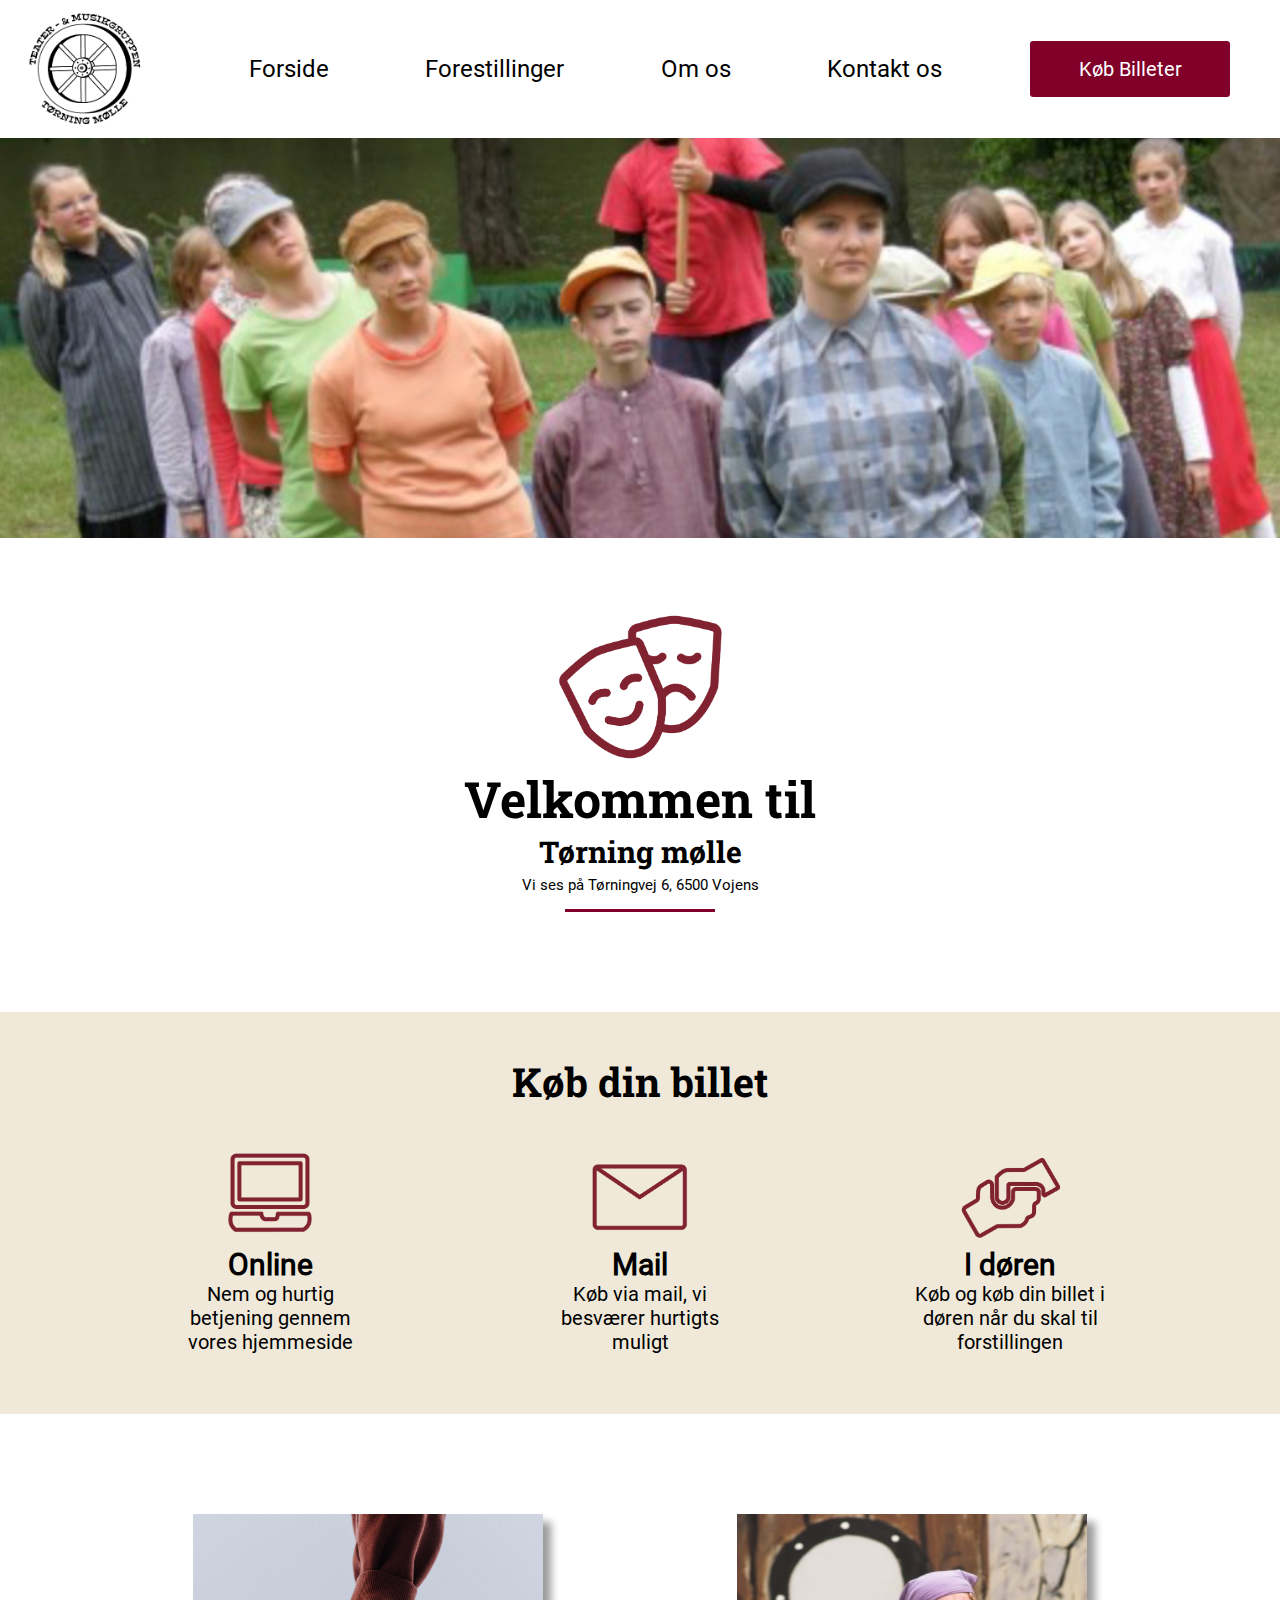
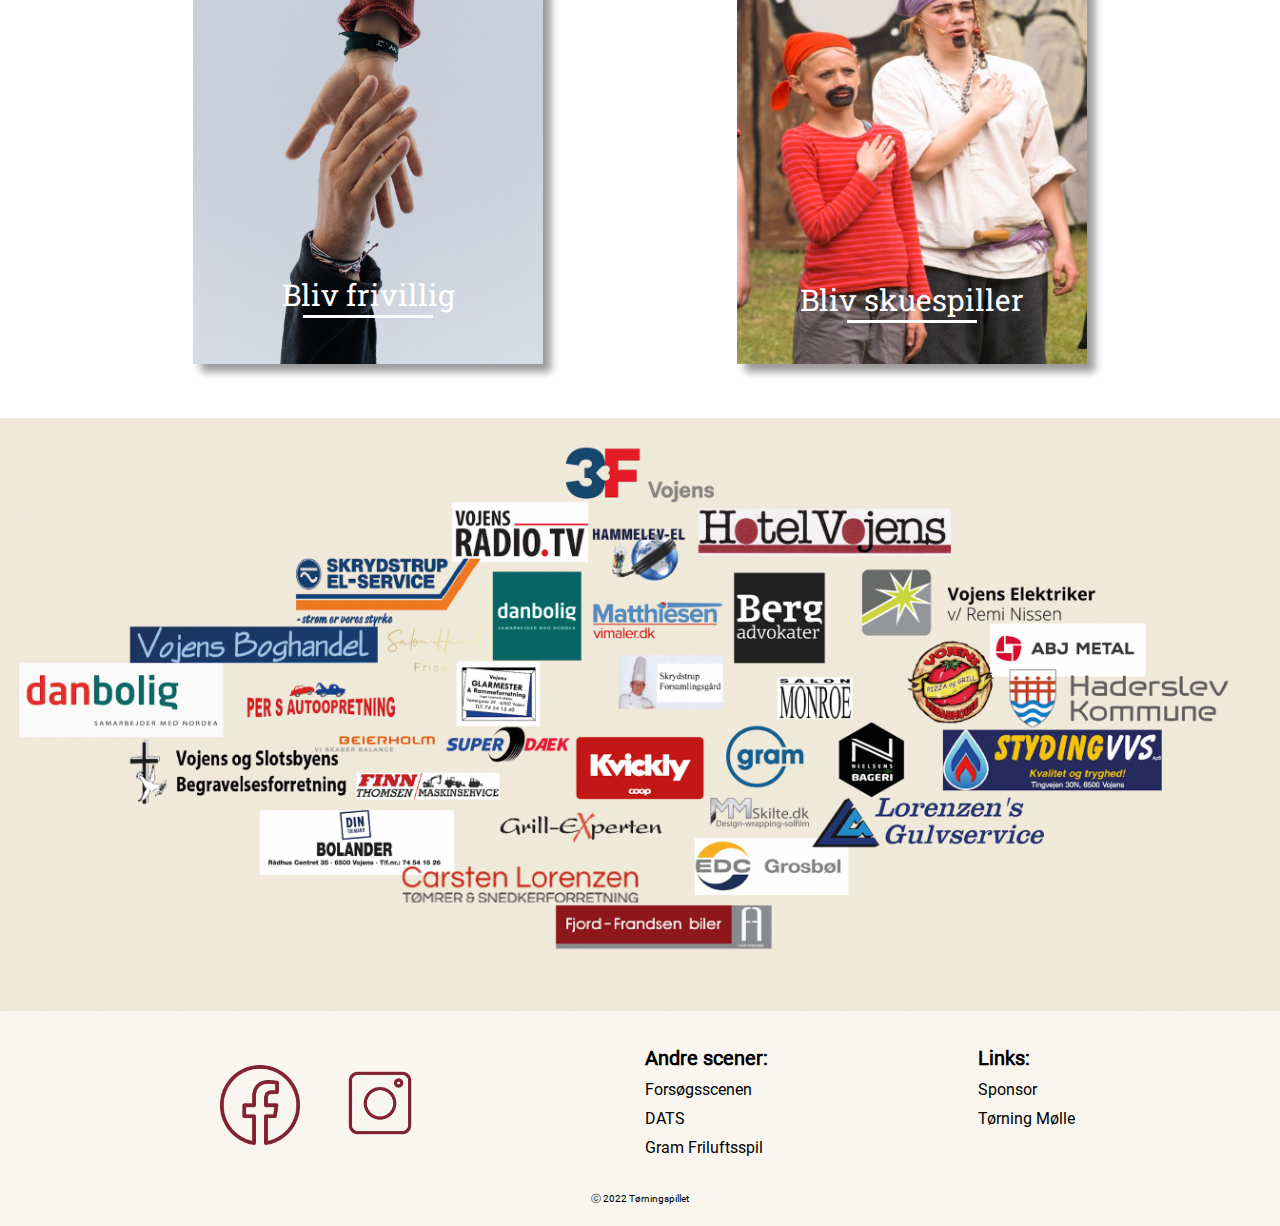
<file: index.html>
<!DOCTYPE html>
<html lang="da">

<head>
    <meta charset="UTF-8">
    <meta http-equiv="X-UA-Compatible" content="IE=edge">
    <meta name="viewport" content="width=device-width, initial-scale=1.0">
    <meta name="description" content="Teater og Musikgruppen Tørning Mølle">
    <meta name="keywords"
        content="Teater og forestillinger, Juleteater, Juleforestillinger, Tørningspillets forside, Teatergruppe, Køb billet, Velkommen, Bliv frivillig, Bliv skuespiller">
    <title>Tørningspillet</title>
    <meta property="og:title" content="Tørningspillets forside" />
    <meta property="og:site_name" content="Tørningspillet" />
    <meta property="og:image" content="billeder/slide_1.jpg" />
    <link rel="stylesheet" href="index.css">
    <script defer src="script.js"></script>
    <link rel="shortcut icon" href="favicon/favicon.png">
</head>

<body>
    <header>
        <!--Logo - START-->
        <div class="nav_logo">
            <a href="index.html"><img src="billeder/logo_mobil.png" alt="Tørningspillets Logo"></a>
        </div>
        <!--Logo - SLUT-->

        <!--Burger menu - START-->
        <!--for at lave menuen er denne kilde brugt https://www.youtube.com/watch?v=sjrp1FEHnyA-->
        <input type="checkbox" class="menu_btn" id="menu_btn">
        <!--dette er det der gør man kan åbe og lukke menuen-->
        <label for="menu_btn" class="menu_icon"><span class="nav_icon"></span></label>
        <!--Span er det man designer de tre burgermenu linjer på-->
        <ul class="menu">
            <li><a href="index.html">Forside</a></li>
            <!--Undermneu i dropdown - START-->
            <li class="dropdown">
                <a href="forestillinger.html" class="dropbtn">Forestillinger</a>
                <div class="dropdown-content">
                    <a href="tidliger-forestilinger.html">Tideligere forestillinger</a>
                </div>
            </li>
            <li class="dropdown">
                <a href="omos.html" class="dropbtn">Om os</a>
                <div class="dropdown-content">
                    <a href="sponser.html">Sponsorer</a>
                </div>
            </li>
            <!--Undermneu i dropdown - START-->
            <li><a href="kontaktos.html">Kontakt os </a></li>
        </ul>
        <!--Burger menu - SLUT-->

        <!--Købskanppen - START-->
        <div class="nav_billet_button"><a href="køb.html">Køb Billeter</a></div>
        <!--Købskanppen - SLUT-->
    </header>

    <!--slideshow - START vi har kigget på denne video 
        for at finde ud af hvordan man laver det
        https://www.youtube.com/watch?v=j18CH0Grhbw-->

    <div class="slider-frame">
        <div class="slide-images">
            <div class="img-container">
                <img src="billeder/slide_1.jpg" alt="">
            </div>
            <div class="img-container">
                <img src="billeder/slide_2.jpg" alt="">
            </div>
            <div class="img-container">
                <img src="billeder/slide_3.jpg" alt="">
            </div>
        </div>
    </div>
    <!--slideshow - SLUT-->

    <!--Intro - START-->
    <div class="intro">
        <img class="teatermasker" src="ikoner/teater.png" alt="teatermasker">

        <div class="tekst_intro">
            <h1 class="overskrift">Velkommen til</h1>
            <h2 class="udnertekst">Tørning mølle</h2>
            <p class="adresse">Vi ses på Tørningvej 6, 6500 Vojens</p>
        </div>

        <div class="box"></div>
    </div>
    <!--Intro - SLUT-->

    <!--Måder du kan købe billet - START-->
    <div class="købBillet">
        <h2 class="overskrift_købBillet"> Køb din billet</h2>

        <div class="købIkoner">
            <div class="Købonline">
                <img class="online_ikon" src="ikoner/online.png" alt="Køb online">
                <h2 class="online">Online</h2>
                <p class="online_beskrivelse">Nem og hurtig betjening gennem vores hjemmeside</p>
            </div>

            <div class="Købmail">
                <img class="mail_ikon" src="ikoner/mail.png" alt="Køb via mail">
                <h2 class="mail">Mail</h2>
                <p class="mail_beskrivelse">Køb via mail, vi besværer hurtigts muligt</p>
            </div>

            <div class="KøbiDøren">
                <img class="iDøren_ikon" src="ikoner/idøren.png" alt="Køb i døren">
                <h2 class="idøren">I døren</h2>
                <p class="idøren_beskrivelse">Køb og køb din billet i døren når du skal til forstillingen</p>
            </div>
        </div>
    </div>
    <!--Måder du kan købe billet - SLUT-->


    <!--Bliv enten frivillig eller skuespiller - START-->
    <div class="forsidebokse">
        <div class="blivFrivillig">
            <a href="kontaktos.html"> <img class="frivilligimg" src="billeder/blivfrivillig.jpg"
                    alt="Bliv frivillig"></a>

            <div class="frivillig_overall">
                <p class="frivilligTekst">Bliv frivillig</p>

                <div class="box_frivillig"></div>
            </div>
        </div>

        <div class="BlivSkuespiller">
            <a href="kontaktos.html"> <img class="skuespillerimg" src="billeder/blivskuespiller.jpg"
                    alt="Bliv skuespiller"></a>

            <div class="skuespiller_overall">
                <p class="skuespillerTekst">Bliv skuespiller</p>

                <div class="box_skuespiller"></div>
            </div>
        </div>
    </div>
    <!--Bliv enten frivillig eller skuespiller - SLUT-->

    <!--Sponsorer - START-->
    <div>
        <img class="Sponsorer" src="billeder/sponsorer.png" alt="Sponsorer">
    </div>
    <!--Sponsorer - SLUT-->

    <footer>
        <div class="footer_container">
            <div class="someikoner">
                <div class="social_footer_facebook">
                    <a href="https://www.facebook.com/teaterogmusikgruppentm/"><img src="ikoner/facebook.png"
                            alt="FacebookIcon" class="facebookIkon"></a>
                </div>
                <div class="social_footer_instagram">
                    <a href=""><img src="ikoner/instagram.png" alt="InstagramIcon" class="instagramicon"></a>
                </div>
            </div>
            <div class="footerAdresse">
                <p class="overskriftfooter">Tørningspillet</p>
                <p>Tørningvej 6, 6500 vojns</p>
            </div>
            <div class="footerLinks">
                <ul>
                    <li class="overskriftfooter">Andre scener:</li>
                    <li><a href="https://www.forsoegsscenen-haderslev.dk/">Forsøgsscenen</a></li>
                    <li><a href="https://www.dats.dk/">DATS</a></li>
                    <li><a href="http://www.gram-friluftsspil.dk/">Gram Friluftsspil</a></li>
                </ul>
            </div>
            <div class="footerLinks">
                <ul>
                    <li class="overskriftfooter">Links:</li>
                    <li><a href="sponser.html">Sponsor</a></li>
                    <li><a href="https://toerning-moelle.dk/">Tørning Mølle</a></li>
                </ul>
            </div>
        </div>
        <p class="footerBundtekst">ⓒ 2022 Tørningspillet</p>
    </footer>

</body>

</html>
</file>
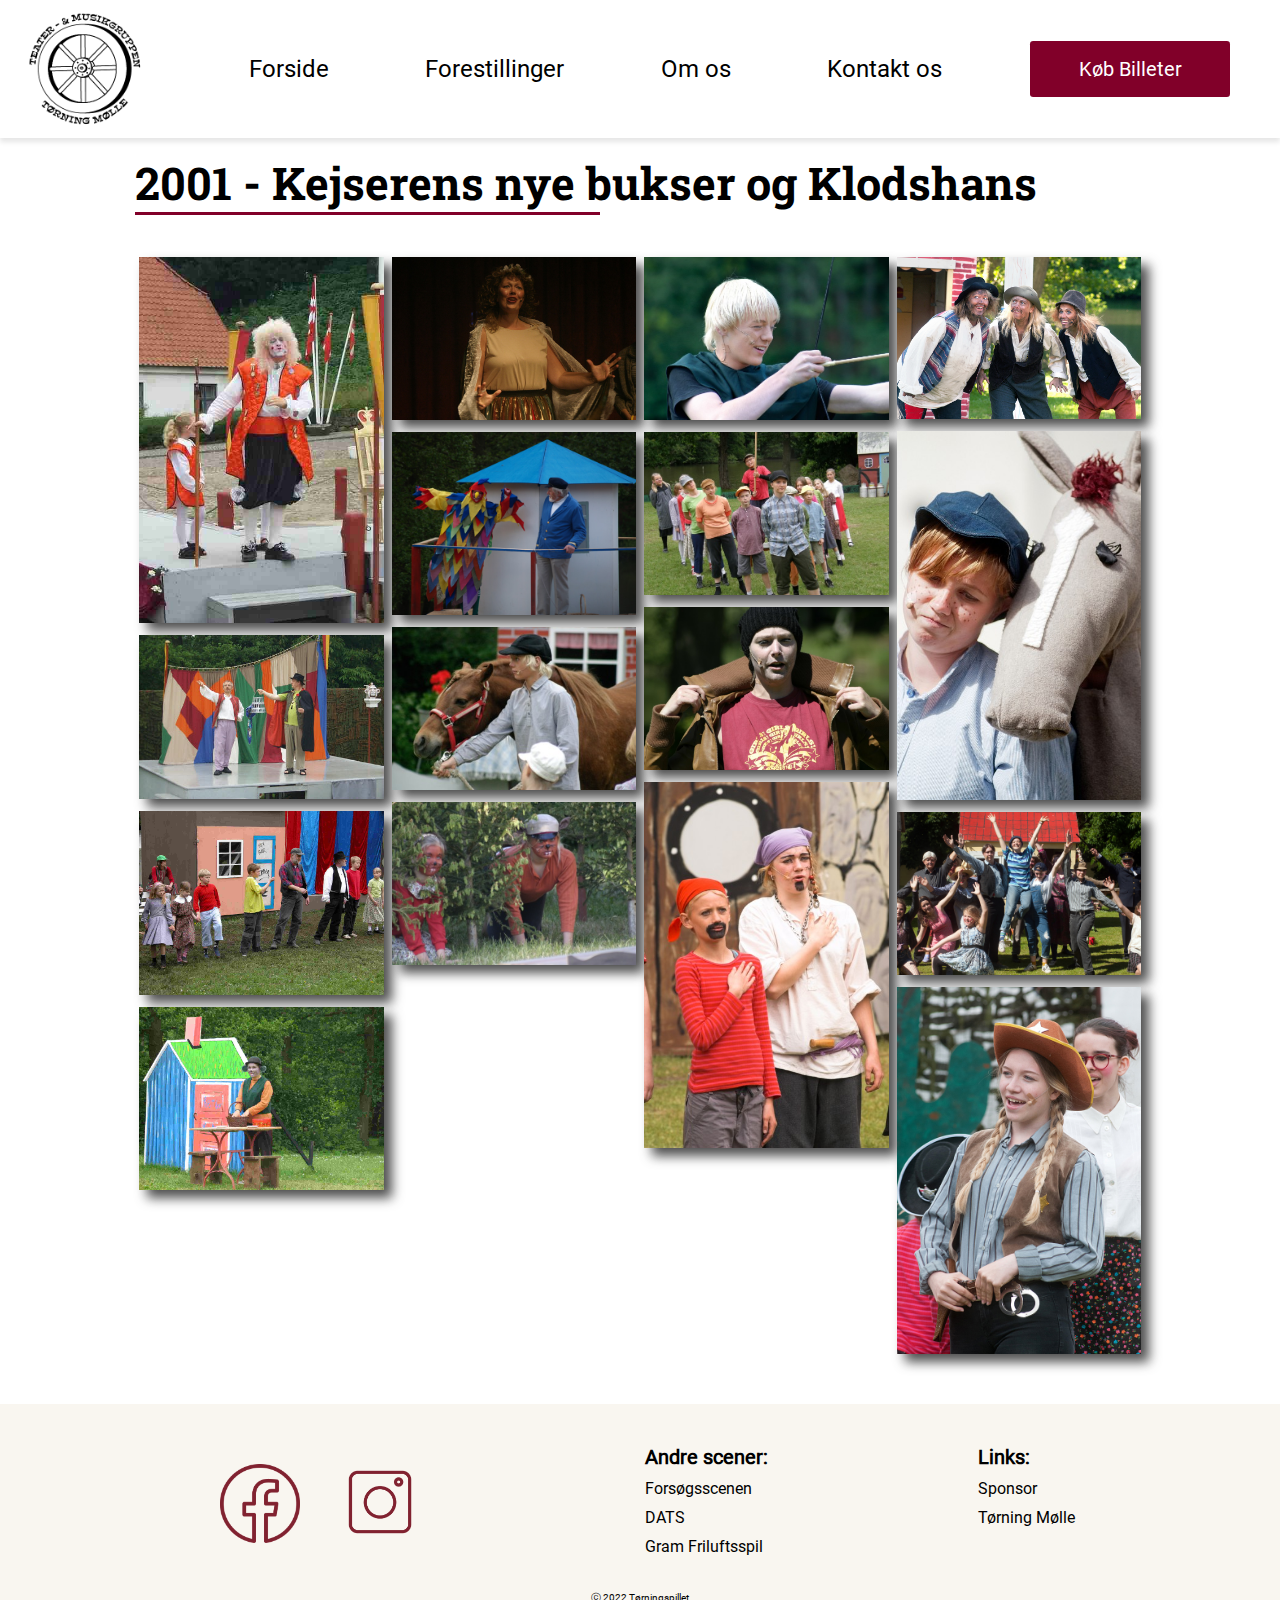
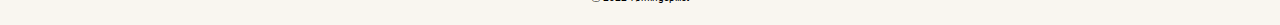
<file: 2001-forstilling.html>
<!DOCTYPE html>
<html lang="da">

<head>
    <meta charset="UTF-8">
    <meta http-equiv="X-UA-Compatible" content="IE=edge">
    <meta name="viewport" content="width=device-width, initial-scale=1.0">
    <meta name="description" content="Tidligere forestillinger billeder fra 2001, Tørning Mølle">
    <meta name="keywords"
        content="Teater og forestillinger, Juleteater, Juleforestillinger, Tørningspillet, Teatergruppe, billeder fra 2001">
    <title>2001-forestillinger - Tørningspillet</title>
    <meta property="og:title" content="Billeder fra 2001 Tørningspillet" />
    <meta property="og:site_name" content="Tørningspillet" />
    <meta property="og:image" content="img/2001.jpg" />
    <meta name="robots" content="noindex, nofollow">
    <link rel="stylesheet" href="2001-fore.css">
    <script defer src="2001script.js"></script>
    <link rel="shortcut icon" href="favicon/favicon.png">
</head>

<body>
    <header>
        <!--Logo - START-->
        <div class="nav_logo">
            <a href="index.html"><img src="billeder/logo_mobil.png" alt="Tørningspillets Logo"></a>
        </div>
        <!--Logo - SLUT-->

        <!--Burger menu - START-->
        <!--for at lave menuen er denne kilde brugt https://www.youtube.com/watch?v=sjrp1FEHnyA-->
        <input type="checkbox" class="menu_btn" id="menu_btn">
        <!--dette er det der gør man kan åbe og lukke menuen-->
        <label for="menu_btn" class="menu_icon"><span class="nav_icon"></span></label>
        <!--Span er det man designer de tre burgermenu linjer på-->
        <ul class="menu">
            <li><a href="index.html">Forside</a></li>
            <!--Undermneu i dropdown - START-->
            <li class="dropdown">
                <a href="forestillinger.html" class="dropbtn">Forestillinger</a>
                <div class="dropdown-content">
                    <a href="tidliger-forestilinger.html">Tideligere forestillinger</a>
                </div>
            </li>
            <li class="dropdown">
                <a href="omos.html" class="dropbtn">Om os</a>
                <div class="dropdown-content">
                    <a href="sponser.html">Sponsorer</a>
                </div>
            </li>
            <!--Undermneu i dropdown - START-->
            <li><a href="kontaktos.html">Kontakt os </a></li>
        </ul>
        <!--Burger menu - SLUT-->

        <!--Købskanppen - START-->
        <div class="nav_billet_button"><a href="køb.html">Køb Billeter</a></div>
        <!--Købskanppen - SLUT-->
    </header>
    <!-- det her er overskrivten på siden og den røde streg der ligger under overskriften -->
    <section class="headline">
        <h1>2001 - Kejserens nye bukser og Klodshans</h1>
        <!-- den røde streg under oveskriften -->
        <div class="box"></div>
    </section>
    <section class="fullImg" id="fullImgBox">
        <img src="img/2001.jpg" alt="" id="fullimages">
        <span onclick="closeFullImg()">x</span>
    </section>

    <main class="row">

        <div class="column">
            <img src="img/2001.jpg" alt="placeholder" onclick="openFullImg(this.src)">
            <img src="img/2002-101.jpg" alt="placeholder" onclick="openFullImg(this.src)">
            <img src="img/2003-099.jpg" alt="placeholder" onclick="openFullImg(this.src)">
            <img src="img/2004-110.jpg" alt="placeholder" onclick="openFullImg(this.src)">

        </div>

        <div class="column">

            <img src="img/2005-039.jpg" alt="placeholder" onclick="openFullImg(this.src)">
            <img src="img/2006-093.jpg" alt="placeholder" onclick="openFullImg(this.src)">
            <img src="img/2007-179.jpg" alt="placeholder" onclick="openFullImg(this.src)">
            <img src="img/2008-017.jpg" alt="placeholder" onclick="openFullImg(this.src)">
        </div>
        <div class="column">

            <img src="img/2009-066.jpg" alt="placeholder" onclick="openFullImg(this.src)">
            <img src="img/2010-094.jpg" alt="placeholder" onclick="openFullImg(this.src)">
            <img src="img/2011-074.jpg" alt="placeholder" onclick="openFullImg(this.src)">
            <img src="img/2012-192.jpg" alt="placeholder" onclick="openFullImg(this.src)">

        </div>

        <div class="column">
            <img src="img/2013-073.jpg" alt="placeholder" onclick="openFullImg(this.src)">
            <img src="img/s_187.jpg" alt="placeholder" onclick="openFullImg(this.src)">
            <img src="img/småtørningspil2017-218.jpg" alt="placeholder" onclick="openFullImg(this.src)">
            <img src="img/web008.jpg" alt="placeholder" onclick="openFullImg(this.src)">
        </div>


    </main>


    <footer>
        <div class="footer_container">
            <div class="someikoner">
                <div class="social_footer_facebook">
                    <a href="https://www.facebook.com/teaterogmusikgruppentm/"><img src="ikoner/facebook.png"
                            alt="FacebookIcon" class="facebookIkon"></a>
                </div>
                <div class="social_footer_instagram">
                    <a href=""><img src="ikoner/instagram.png" alt="InstagramIcon" class="instagramicon"></a>
                </div>
            </div>
            <div class="footerAdresse">
                <p class="overskriftfooter">Tørningspillet</p>
                <p>Tørningvej 6, 6500 vojns</p>
            </div>
            <div class="footerLinks">
                <ul>
                    <li class="overskriftfooter">Andre scener:</li>
                    <li><a href="https://www.forsoegsscenen-haderslev.dk/">Forsøgsscenen</a></li>
                    <li><a href="https://www.dats.dk/">DATS</a></li>
                    <li><a href="http://www.gram-friluftsspil.dk/">Gram Friluftsspil</a></li>
                </ul>
            </div>
            <div class="footerLinks">
                <ul>
                    <li class="overskriftfooter">Links:</li>
                    <li><a href="sponser.html">Sponsor</a></li>
                    <li><a href="https://toerning-moelle.dk/">Tørning Mølle</a></li>
                </ul>
            </div>
        </div>
        <p class="footerBundtekst">ⓒ 2022 Tørningspillet</p>
    </footer>
</body>

</html>
</file>
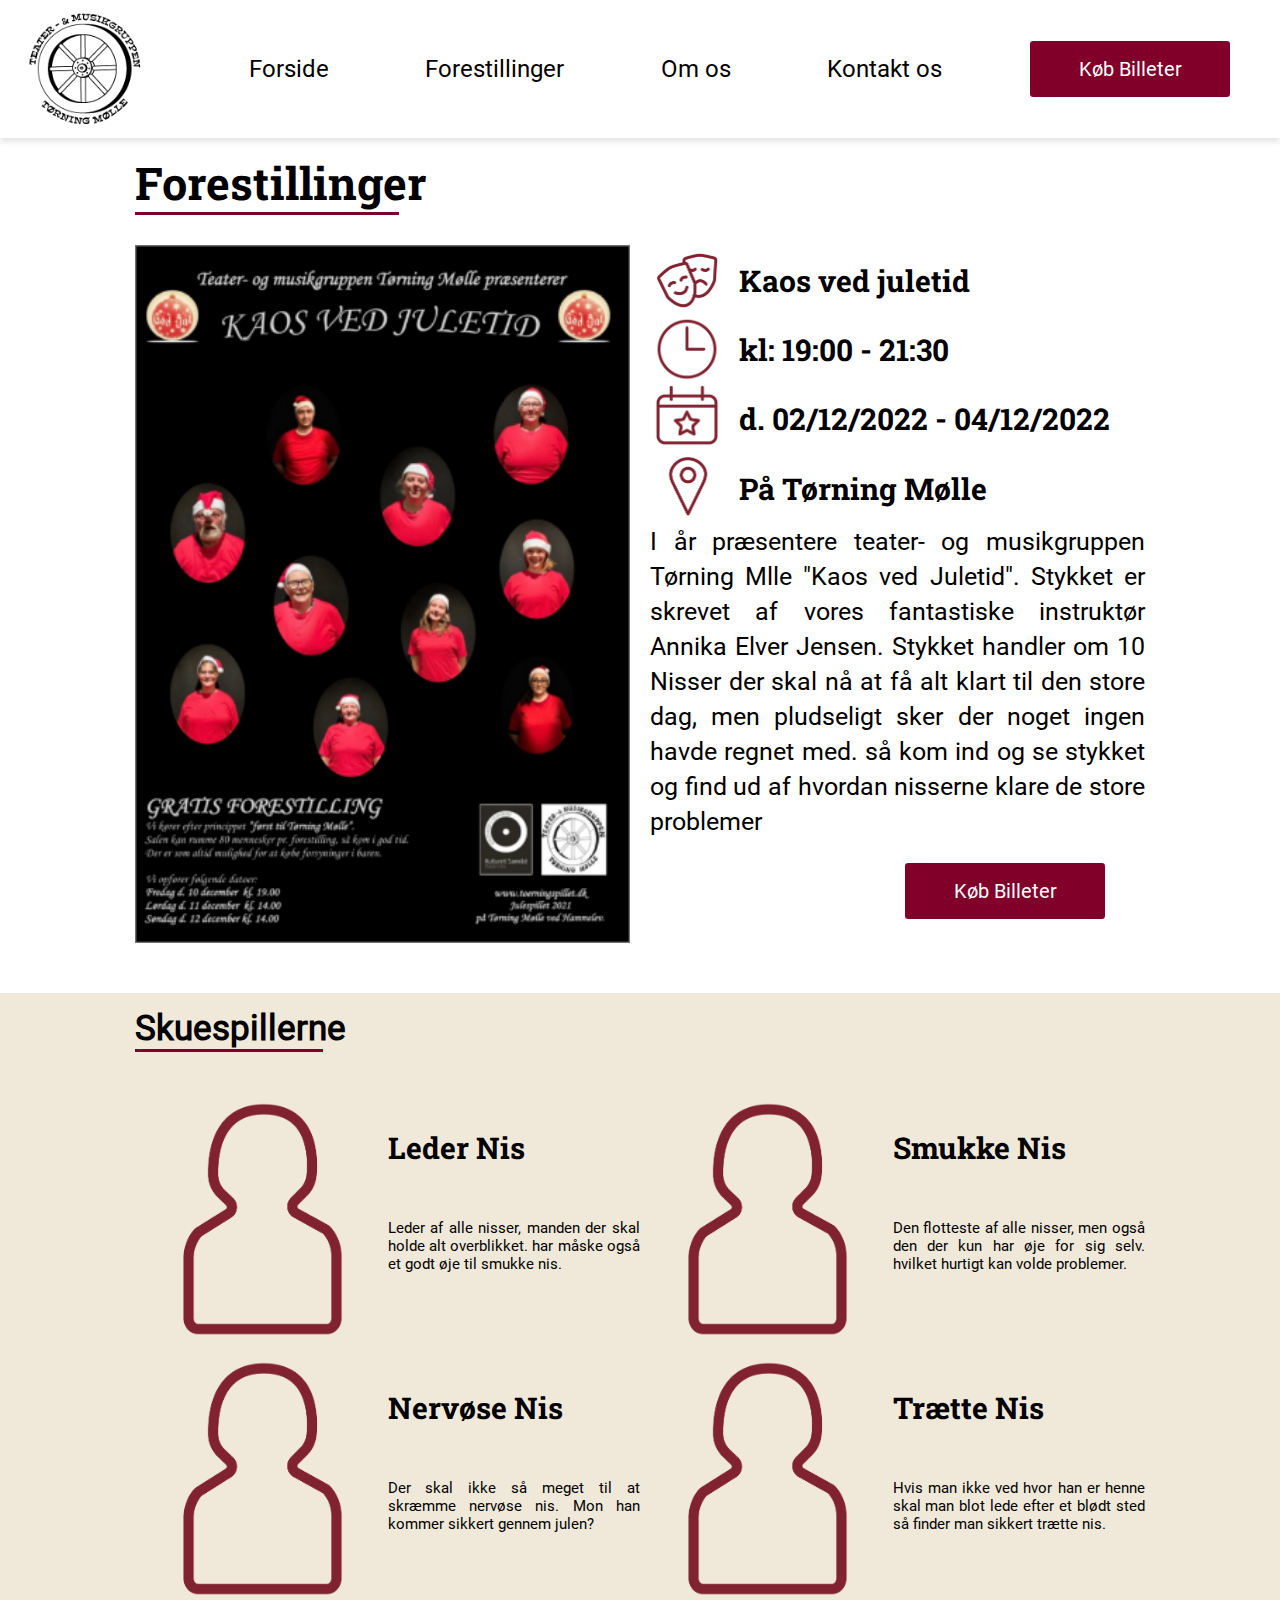
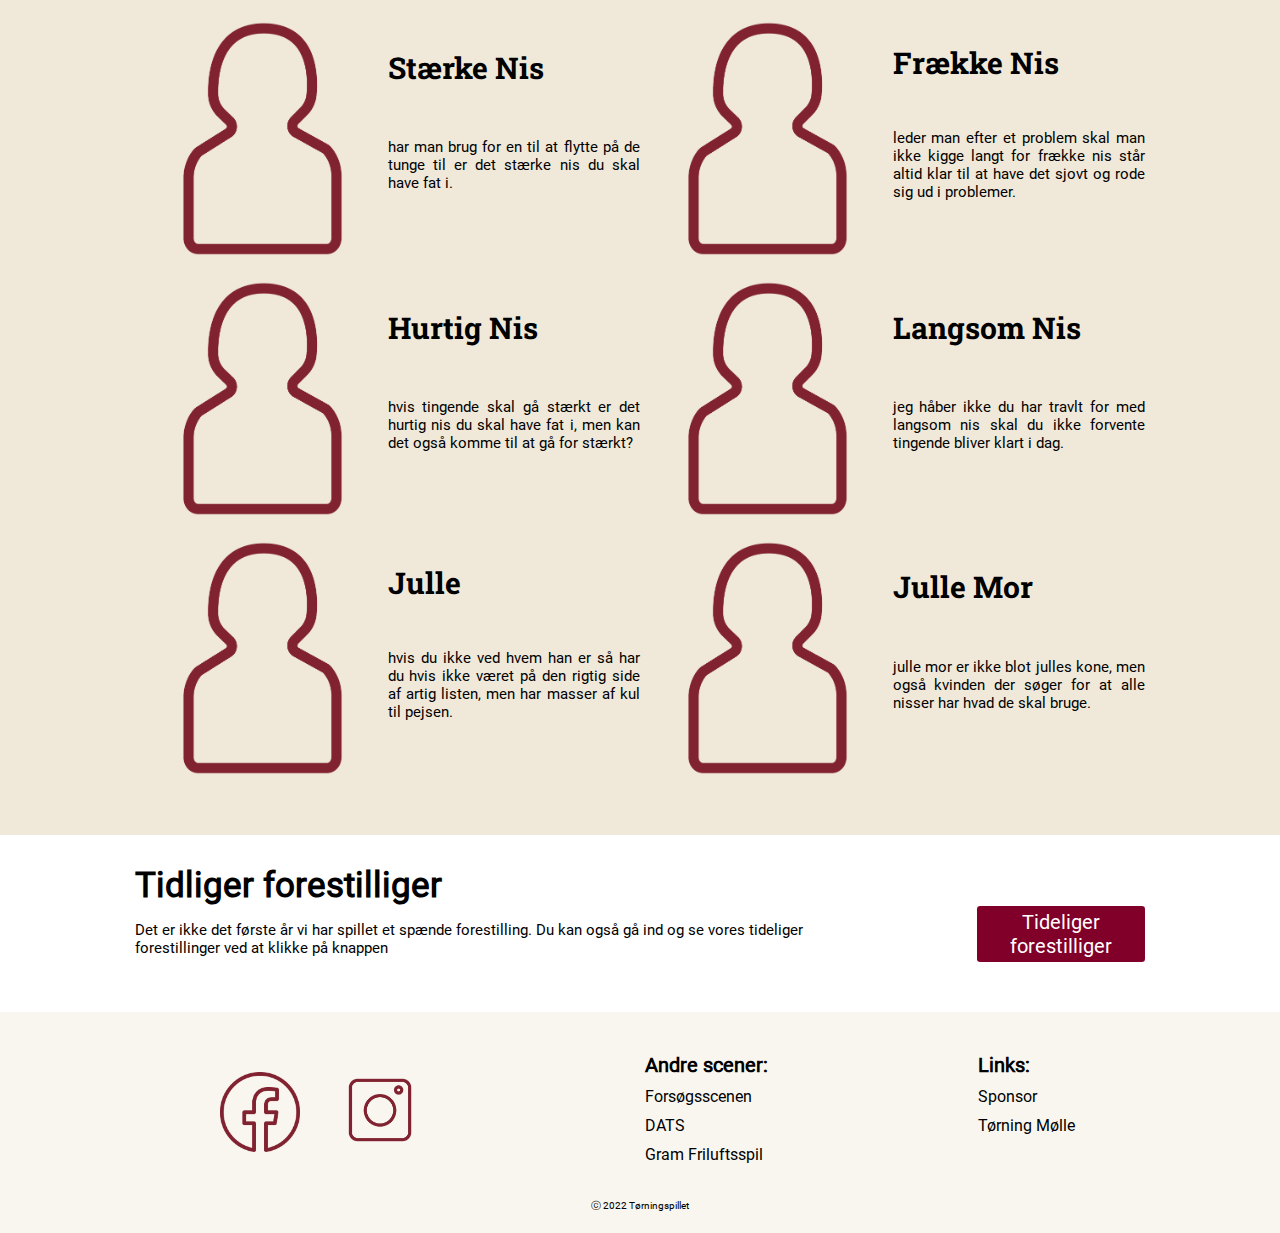
<file: forestillinger.html>
<!DOCTYPE html>
<html lang="da">

<head>
    <meta charset="UTF-8">
    <meta http-equiv="X-UA-Compatible" content="IE=edge">
    <meta name="viewport" content="width=device-width, initial-scale=1.0">
    <meta name="description" content="Teater og Musikgruppen Tørning Mølle">
    <meta name="keywords"
        content="Teater og forestillinger, Juleteater, Juleforestillinger, Tørningspillets forestillinger, Teatergruppe, Kaos ved juletid">
    <title>Forestillinger - Tørningspillet</title>
    <meta property="og:title" content="Tørningspillets forestillinger" />
    <meta property="og:site_name" content="Tørningspillet" />
    <meta property="og:image" content="billeder/kaos.png" />
    <meta name="robots" content="noindex, nofollow">
    <link rel="stylesheet" href="forestillingerStyle.css">
    <script defer src="2001script.js"></script>
    <link rel="shortcut icon" href="favicon/favicon.png">
</head>

<body>
    <header>
        <!--Logo - START-->
        <div class="nav_logo">
            <a href="index.html"><img src="billeder/logo_mobil.png" alt="Tørningspillets Logo"></a>
        </div>
        <!--Logo - SLUT-->

        <!--Burger menu - START-->
        <!--for at lave menuen er denne kilde brugt https://www.youtube.com/watch?v=sjrp1FEHnyA-->
        <input type="checkbox" class="menu_btn" id="menu_btn">
        <!--dette er det der gør man kan åbe og lukke menuen-->
        <label for="menu_btn" class="menu_icon"><span class="nav_icon"></span></label>
        <!--Span er det man designer de tre burgermenu linjer på-->
        <ul class="menu">
            <li><a href="index.html">Forside</a></li>
            <!--Undermneu i dropdown - START-->
            <li class="dropdown">
                <a href="forestillinger.html" class="dropbtn">Forestillinger</a>
                <div class="dropdown-content">
                    <a href="tidliger-forestilinger.html">Tideligere forestillinger</a>
                </div>
            </li>
            <li class="dropdown">
                <a href="omos.html" class="dropbtn">Om os</a>
                <div class="dropdown-content">
                    <a href="sponser.html">Sponsorer</a>
                </div>
            </li>
            <!--Undermneu i dropdown - START-->
            <li><a href="kontaktos.html">Kontakt os </a></li>
        </ul>
        <!--Burger menu - SLUT-->

        <!--Købskanppen - START-->
        <div class="nav_billet_button"><a href="køb.html">Køb Billeter</a></div>
        <!--Købskanppen - SLUT-->
    </header>
    <!-- det her er overskrivten på siden og den røde streg der ligger under overskriften -->

    <main>
        <section class="headline">
            <h1>Forestillinger</h1>
            <!-- den røde streg under oveskriften -->
            <div class="box"></div>
        </section>
        <section class="årFore">
            <img class="kaos" src="billeder/kaos.png" alt="Plakat af årets forestilling Kaos ved juletid">
            <div class="infoFore">
                <div class="ikonText">
                    <img class="ikonFore" src="ikoner/teater.png" alt="komedie og tragedie">
                    <h3>Kaos ved juletid</h3>
                </div>
                <div class="ikonText">
                    <img class="ikonFore" src="ikoner/ur.png" alt="ur">
                    <h3>kl: 19:00 - 21:30</h3>
                </div>
                <div class="ikonText">
                    <img class="ikonFore" src="ikoner/dato.png" alt="dato">
                    <h3>d. 02/12/2022 - 04/12/2022</h3>
                </div>
                <div class="ikonText">
                    <img class="ikonFore" src="ikoner/sted.png" alt="adresse">
                    <h3>På Tørning Mølle</h3>
                </div>
            </div>
            <p>I år præsentere teater- og musikgruppen Tørning Mlle "Kaos ved Juletid". Stykket er skrevet af
                vores fantastiske instruktør Annika Elver Jensen.
                Stykket handler om 10 Nisser der skal nå at få alt klart til den store dag, men pludseligt sker
                der noget ingen havde regnet med.
                så kom ind og se stykket og find ud af hvordan nisserne klare de store problemer </p>
            <div class="nav_billet_button">
                <a href="køb.html">Køb Billeter</a>
            </div>
        </section>
        <section class="skuespiller">
            <div class="headline">
                <h2>Skuespillerne</h2>
                <!-- den røde streg under oveskriften -->
                <div class="box"></div>
            </div>
            <div class="skuespillerSamlet">
                <div class="actor">
                    <img src="ikoner/person.png" alt="tom person">
                    <h3>Leder Nis</h3>
                    <p>Leder af alle nisser, manden der skal holde alt overblikket. har måske også et godt øje til
                        smukke nis.</p>
                </div>
                <div class="actor">
                    <img src="ikoner/person.png" alt="tom person">
                    <h3>Smukke Nis</h3>
                    <p>Den flotteste af alle nisser, men også den der kun har øje for sig selv. hvilket hurtigt kan
                        volde problemer.</p>
                </div>
                <div class="actor">
                    <img src="ikoner/person.png" alt="tom person">
                    <h3>Nervøse Nis</h3>
                    <p>Der skal ikke så meget til at skræmme nervøse nis. Mon han kommer sikkert gennem julen?</p>
                </div>
                <div class="actor">
                    <img src="ikoner/person.png" alt="tom person">
                    <h3>Trætte Nis</h3>
                    <p>Hvis man ikke ved hvor han er henne skal man blot lede efter et blødt sted så finder man
                        sikkert
                        trætte nis.</p>
                </div>
                <div class="actor">
                    <img src="ikoner/person.png" alt="tom person">
                    <h3>Stærke Nis</h3>
                    <p>har man brug for en til at flytte på de tunge til er det stærke nis du skal have fat i. </p>
                </div>
                <div class="actor">
                    <img src="ikoner/person.png" alt="tom person">
                    <h3>Frække Nis</h3>
                    <p>leder man efter et problem skal man ikke kigge langt for frække nis står altid klar til at
                        have
                        det sjovt og rode sig ud i problemer.</p>
                </div>
                <div class="actor">
                    <img src="ikoner/person.png" alt="tom person">
                    <h3>Hurtig Nis</h3>
                    <p>hvis tingende skal gå stærkt er det hurtig nis du skal have fat i, men kan det også komme til
                        at
                        gå for stærkt?</p>
                </div>
                <div class="actor">
                    <img src="ikoner/person.png" alt="tom person">
                    <h3>Langsom Nis</h3>
                    <p>jeg håber ikke du har travlt for med langsom nis skal du ikke forvente tingende bliver klart
                        i
                        dag.</p>
                </div>
                <div class="actor">
                    <img src="ikoner/person.png" alt="tom person">
                    <h3>Julle</h3>
                    <p>hvis du ikke ved hvem han er så har du hvis ikke været på den rigtig side af artig listen,
                        men
                        har masser af kul til pejsen.</p>
                </div>
                <div class="actor">
                    <img src="ikoner/person.png" alt="tom person">
                    <h3>Julle Mor</h3>
                    <p>julle mor er ikke blot julles kone, men også kvinden der søger for at alle nisser har hvad de
                        skal bruge.</p>
                </div>
            </div>
        </section>
        <section class="tidlFore">
            <h2>Tidliger forestilliger</h2>
            <div class="tidlForeBox">
                <p>Det er ikke det første år vi har spillet et spænde forestilling. Du kan også gå ind og se vores
                    tideliger forestillinger ved at klikke på knappen</p>
                <div class="nav_billet_button"><a href="tidliger-forestilinger.html">Tideliger forestilliger</a></div>
            </div>
        </section>
    </main>

    <footer>
        <div class="footer_container">
            <div class="someikoner">
                <div class="social_footer_facebook">
                    <a href="https://www.facebook.com/teaterogmusikgruppentm/"><img src="ikoner/facebook.png"
                            alt="FacebookIcon" class="facebookIkon"></a>
                </div>
                <div class="social_footer_instagram">
                    <a href=""><img src="ikoner/instagram.png" alt="InstagramIcon" class="instagramicon"></a>
                </div>
            </div>
            <div class="footerAdresse">
                <p class="overskriftfooter">Tørningspillet</p>
                <p>Tørningvej 6, 6500 vojns</p>
            </div>
            <div class="footerLinks">
                <ul>
                    <li class="overskriftfooter">Andre scener:</li>
                    <li><a href="https://www.forsoegsscenen-haderslev.dk/">Forsøgsscenen</a></li>
                    <li><a href="https://www.dats.dk/">DATS</a></li>
                    <li><a href="http://www.gram-friluftsspil.dk/">Gram Friluftsspil</a></li>
                </ul>
            </div>
            <div class="footerLinks">
                <ul>
                    <li class="overskriftfooter">Links:</li>
                    <li><a href="sponser.html">Sponsor</a></li>
                    <li><a href="https://toerning-moelle.dk/">Tørning Mølle</a></li>
                </ul>
            </div>
        </div>
        <p class="footerBundtekst">ⓒ 2022 Tørningspillet</p>
    </footer>
</body>

</html>
</file>
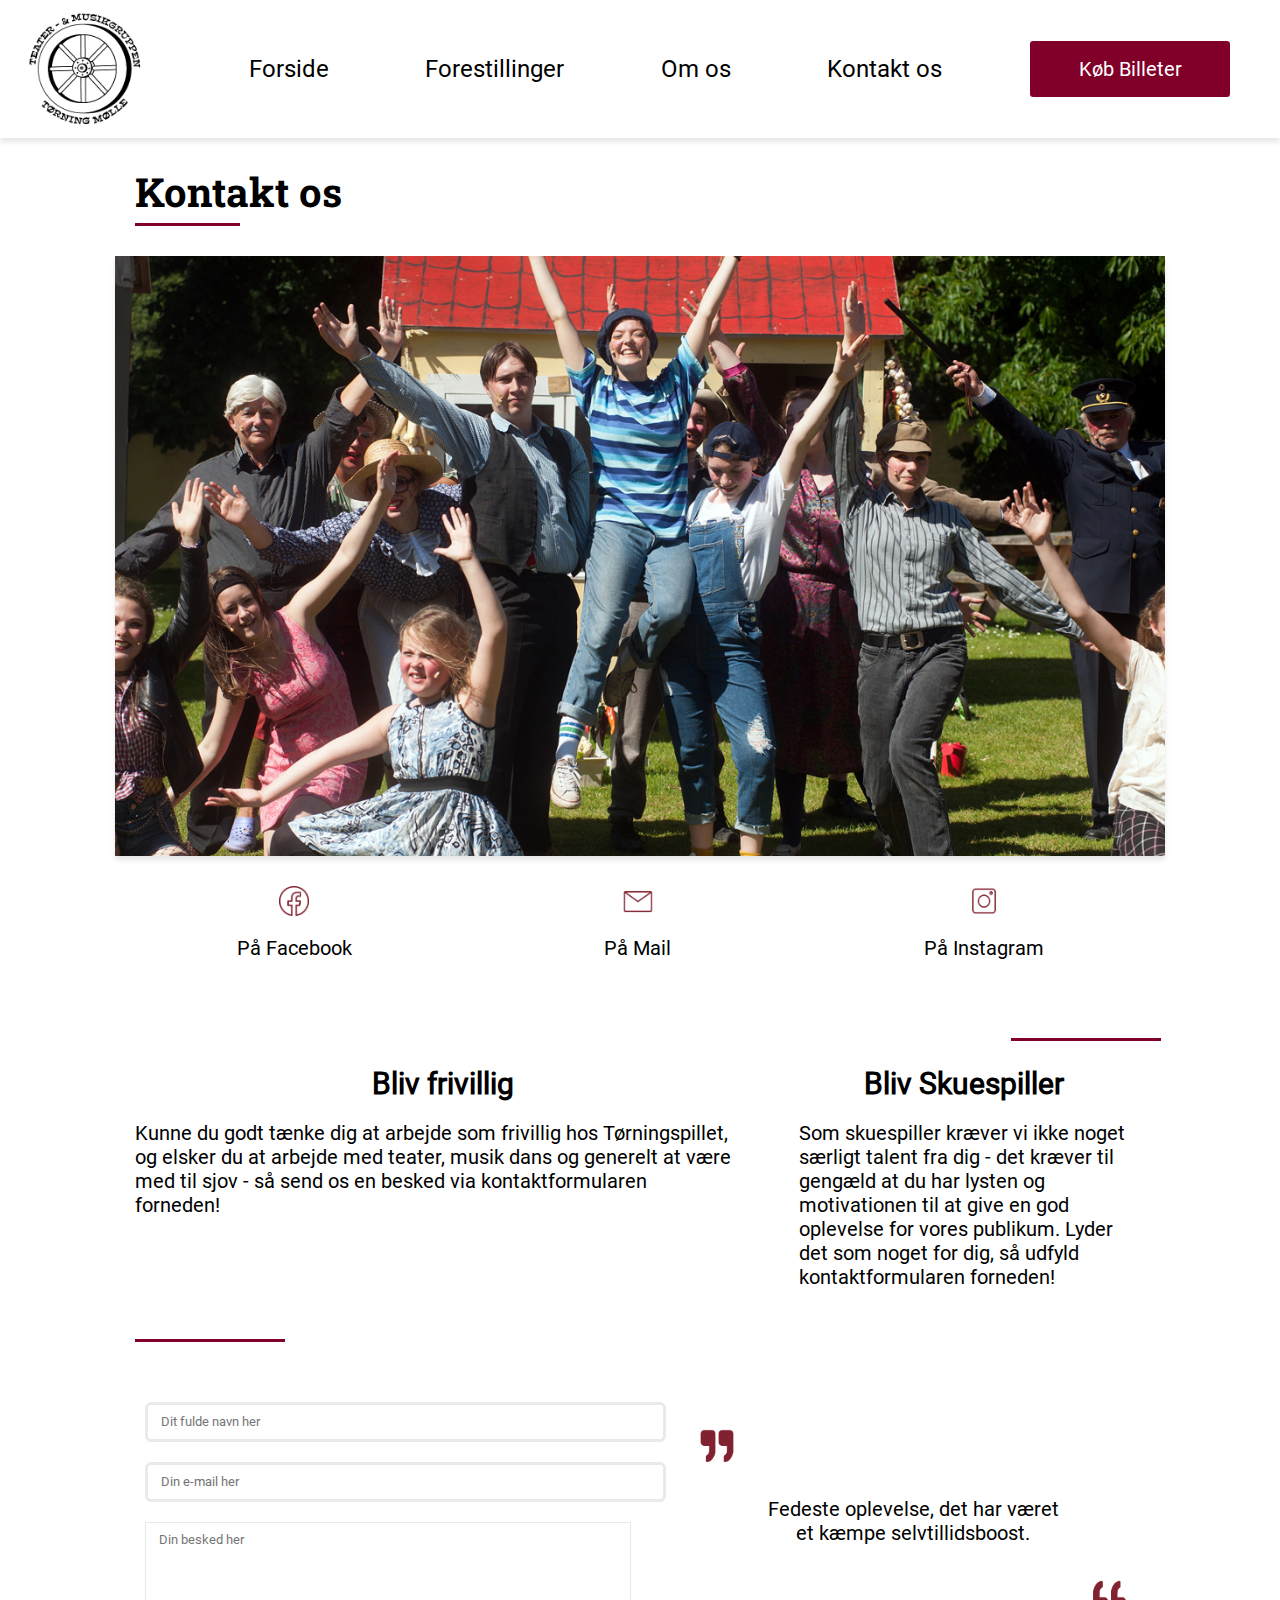
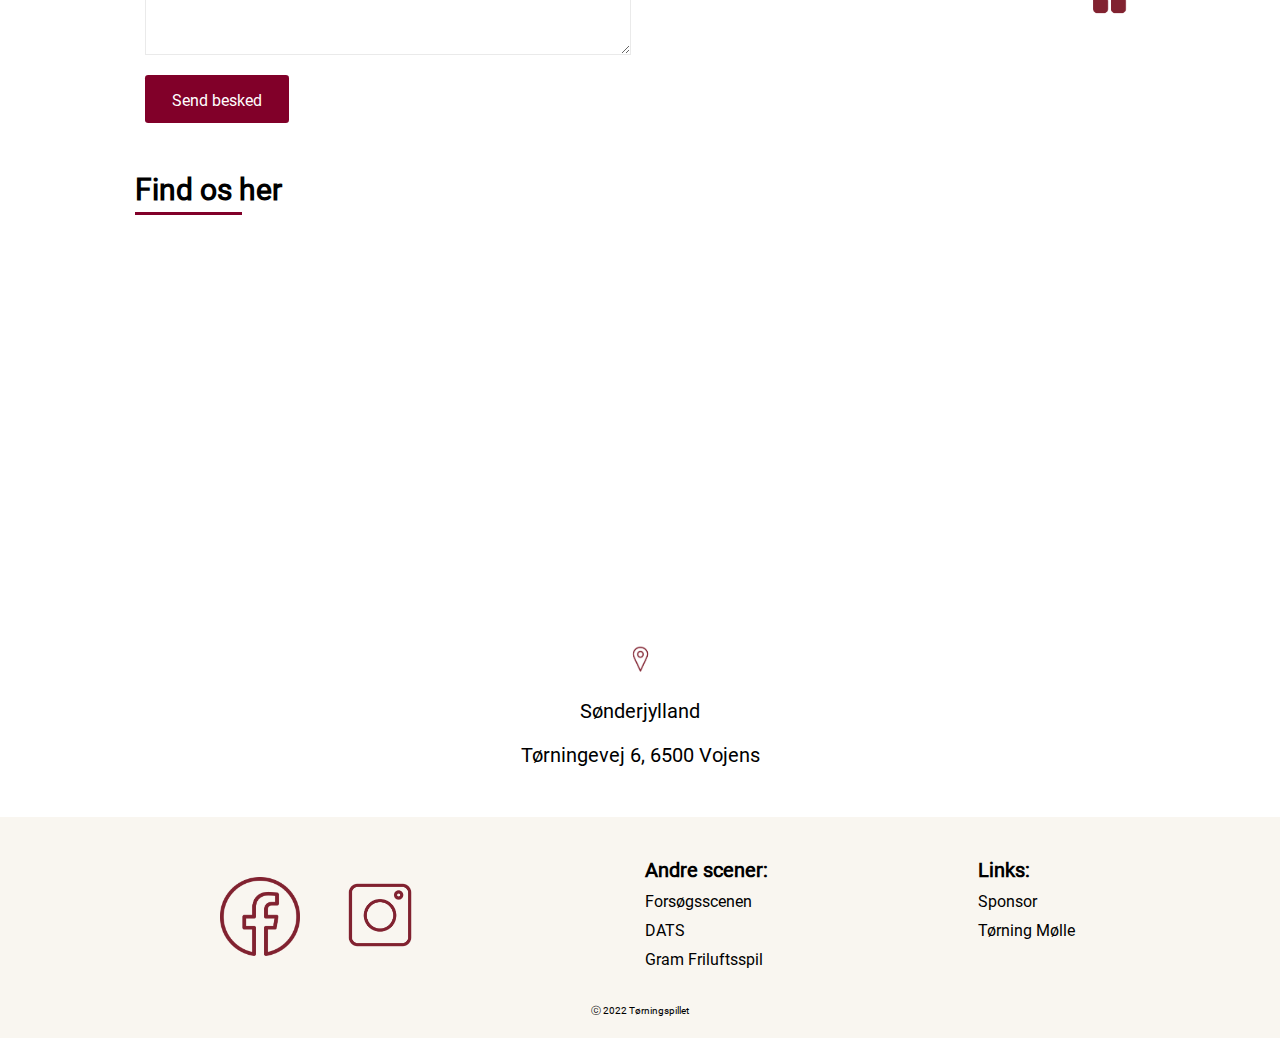
<file: kontaktos.html>
<!DOCTYPE html>
<html lang="da">

<head>
    <meta charset="UTF-8">
    <meta http-equiv="X-UA-Compatible" content="IE=edge">
    <meta name="viewport" content="width=device-width, initial-scale=1.0">
    <meta name="description" content="Kontaktmuligheder til Tørningspillets Teatergruppe & Musikgruppe">
    <meta name="keywords"
        content="Kontakt Tørningspillet, Kontaktformular, Kontakt os på Facebook, Kontakt os på Instagram, Kontakt os på E-mail, Tørningspillet Google Maps">
    <title>Kontakt os - Tørningspillet</title>
    <meta property="og:title" content="Kontakt os Tørningspillet" />
    <meta property="og:site_name" content="Tørningspillet" />
    <meta property="og:image" content="/billeder/tørningspillet.png" />
    <meta name="robots" content="noindex, nofollow">
    <link rel="stylesheet" href="kontaktos.css">
    <link rel="shortcut icon" href="favicon/favicon.png">
    <script defer src="script.js"></script>
</head>

<body>
    <header>
        <div class="nav_logo">
            <a href="index.html"><img src="billeder/logo_mobil.png" alt="Tørningspillets Logo"></a>
        </div>
        <!--Logo - SLUT-->

        <!--Burger menu - START-->
        <!--for at lave menuen er denne kilde brugt https://www.youtube.com/watch?v=sjrp1FEHnyA-->
        <input type="checkbox" class="menu_btn" id="menu_btn">
        <!--dette er det der gør man kan åbe og lukke menuen-->
        <label for="menu_btn" class="menu_icon"><span class="nav_icon"></span></label>
        <!--Span er det man designer de tre burgermenu linjer på-->
        <ul class="menu">
            <li><a href="index.html">Forside</a></li>
            <!--Undermneu i dropdown - START-->
            <li class="dropdown">
                <a href="forestillinger.html" class="dropbtn">Forestillinger</a>
                <div class="dropdown-content">
                    <a href="tidliger-forestilinger.html">Tideligere forestillinger</a>
                </div>
            </li>
            <li class="dropdown">
                <a href="omos.html" class="dropbtn">Om os</a>
                <div class="dropdown-content">
                    <a href="sponser.html">Sponsorer</a>
                </div>
            </li>
            <!--Undermneu i dropdown - START-->
            <li><a href="kontaktos.html">Kontakt os </a></li>
        </ul>
        <!--Burger menu - SLUT-->

        <!--Købskanppen - START-->
        <div class="nav_billet_button"><a href="køb.html">Køb Billeter</a></div>
        <!--Købskanppen - SLUT-->
    </header>

    <section>
        <!--herunder laves de forskellige måder at kontakte siden på-->
        <h1>Kontakt os</h1>
        <div class="box"></div>
        <img class="kontaktos-billede" src="billeder/tørningspillet-3.jpg" alt="Billede af Tørningspillet">
        <div class="kontakt_container">
            <div class="social-facebook-container">
                <div class="kontakt_facebook"><a href="https://www.facebook.com/teaterogmusikgruppentm"
                        target="_blank"><img src="billeder/facebook-done.png" alt="Icon af Facebook"></a></div>
                <p>På Facebook</p>
            </div>
            <div class="social-mail-container">
                <div class="kontakt_mail"><a href="mailto:formand@toerningspillet.dk" target="_blank"><img
                            src="billeder/mail-done.png" alt="Icon af e-mail"></a></div>
                <p>På Mail</p>
            </div>

            <div class="social-insta-container">
                <div class="kontakt_insta"><a href="#" target="_blank"><img src="billeder/instagram-done.png"
                            alt="Icon af Instagram"></a></div>
                <p>På Instagram</p>
            </div>
        </div>
    </section>

    <section>
        <!--Herunder laves tekstfeltet med citeringen-->
        <div class="tekst-box1"></div>
        <div class="tekst-wrapper">
            <div class="frivillig-wrapper">
                <h2>Bliv frivillig</h2>
                <p>Kunne du godt tænke dig at arbejde som frivillig hos Tørningspillet, og elsker du at arbejde med
                    teater, musik dans og generelt at være med til sjov - så send os en besked via kontaktformularen
                    forneden!</p>
            </div>
            <div class="skuespiller-wrapper">
                <h2>Bliv Skuespiller</h2>
                <p>Som skuespiller kræver vi ikke noget særligt talent fra dig - det kræver til gengæld at du har lysten
                    og motivationen til at give en god oplevelse for vores publikum. Lyder det som noget for dig, så
                    udfyld kontaktformularen forneden!</p>
            </div>
        </div>
        <div class="tekst-box2"></div>
    </section>

    <section class="citat-kontakt-wrapper">
        <!--herunder laves citatet-->
        <img class="citat1" src="billeder/citat-start.png" alt="Citat der starter">
        <div>
            <p class="citat-txt">Fedeste oplevelse, det har været <br> et kæmpe selvtillidsboost.</p>
        </div>
        <img class="citat2" src="billeder/citat-slut.png" alt="Citat der slutter">
        <!--herunder laves kontaktformularen-->
        <form action="#">
            <input type="text" name="Fulde-Navn" placeholder="Dit fulde navn her">
            <input type="text" name="E-mail" placeholder="Din e-mail her">
            <textarea name="Besked" id="input" placeholder="Din besked her"></textarea>
            <div class="formular_button"><a href="#" onclick="sendFunction()">Send besked</a></div>
        </form>
    </section>

    <section>
        <!--herunder laves google mapls med find os-->
        <h2>Find os her</h2>
        <div class="findos-box"></div>
        <iframe
            src="https://maps.google.com/maps?q=T%C3%B8rningvej%206,%206500%20Vojens&t=&z=13&ie=UTF8&iwloc=&output=embed"></iframe>
        <!--her er input til google maps: kode fra https://google-map-generator.com/#enter d.25-05/22-->
        <div class="adresse_pin"><a href="#"><img src="billeder/sted.png" alt="Icon af lokation"></a></div>
        <p class="pin_txt1">Sønderjylland</p>
        <p class="pin_txt2">Tørningevej 6, 6500 Vojens</p>
    </section>

    <!--FOOTER START-->
    <footer>
        <div class="footer_container">
            <div class="someikoner">
                <div class="social_footer_facebook">
                    <a href="https://www.facebook.com/teaterogmusikgruppentm/"><img src="ikoner/facebook.png"
                            alt="FacebookIcon" class="facebookIkon"></a>
                </div>
                <div class="social_footer_instagram">
                    <a href=""><img src="ikoner/instagram.png" alt="InstagramIcon" class="instagramicon"></a>
                </div>
            </div>
            <div class="footerAdresse">
                <p class="overskriftfooter">Tørningspillet</p>
                <p>Tørningvej 6, 6500 vojns</p>
            </div>
            <div class="footerLinks">
                <ul>
                    <li class="overskriftfooter">Andre scener:</li>
                    <li><a href="https://www.forsoegsscenen-haderslev.dk/">Forsøgsscenen</a></li>
                    <li><a href="https://www.dats.dk/">DATS</a></li>
                    <li><a href="http://www.gram-friluftsspil.dk/">Gram Friluftsspil</a></li>
                </ul>
            </div>
            <div class="footerLinks">
                <ul>
                    <li class="overskriftfooter">Links:</li>
                    <li><a href="sponser.html">Sponsor</a></li>
                    <li><a href="https://toerning-moelle.dk/">Tørning Mølle</a></li>
                </ul>
            </div>
        </div>
        <p class="footerBundtekst">ⓒ 2022 Tørningspillet</p>
    </footer>
    <!--FOOTER SLUT-->
</body>

</html>
</file>
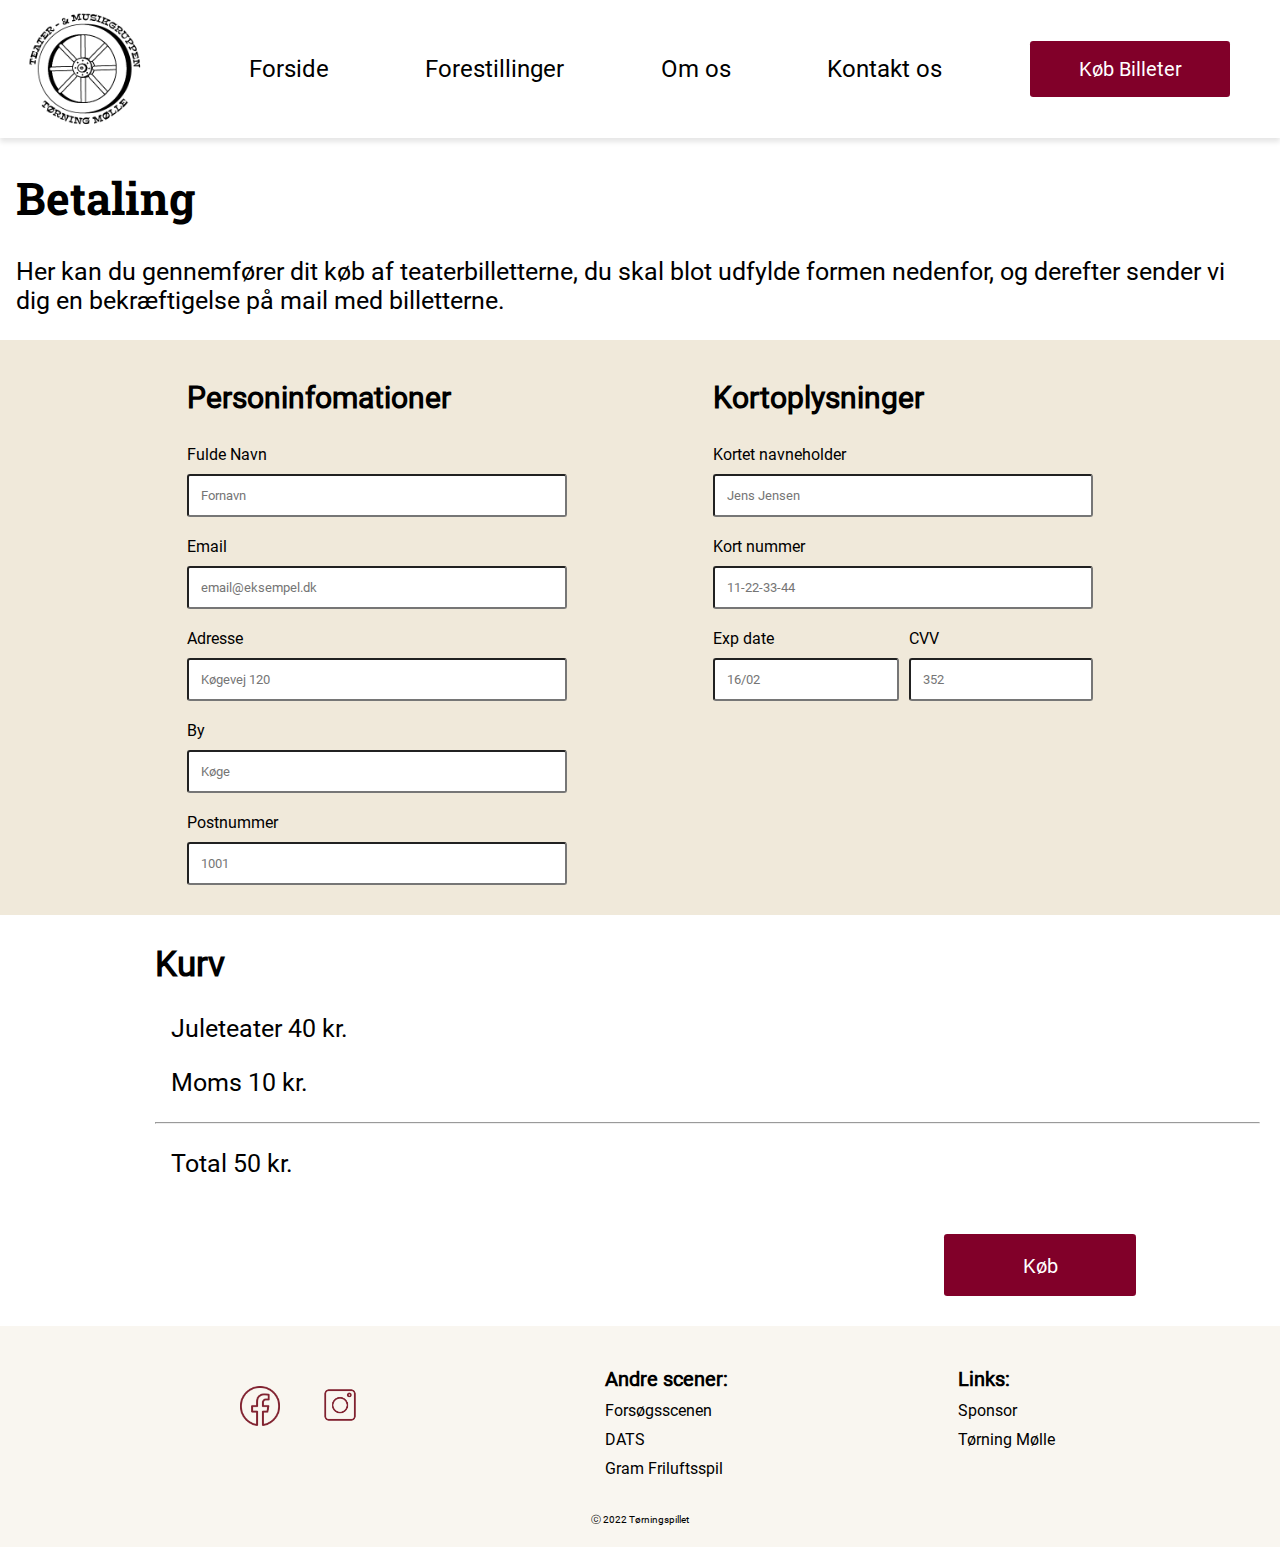
<file: køb.html>
<!DOCTYPE html>
<html lang="da">

<head>
    <meta charset="UTF-8">
    <meta http-equiv="X-UA-Compatible" content="IE=edge">
    <meta name="viewport" content="width=device-width, initial-scale=1.0">
    <meta name="description" content="Teater og Musikgruppen Tørning Mølle">
    <meta name="keywords"
        content="Teater og forestillinger, Juleteater, Juleforestillinger, Tørningspillet, Teatergruppe, Køb billet til forestilling">
    <title>Køb - Tørningspillet</title>
    <meta property="og:title" content="Tørningspillets købsside" />
    <meta property="og:site_name" content="Tørningspillet" />
    <meta name="robots" content="noindex, nofollow">
    <link rel="stylesheet" href="køb.css">
    <script defer src="script.js"></script>
</head>

<body>
    <header>
        <!--Logo - START-->
        <div class="nav_logo">
            <a href="index.html"><img src="billeder/logo_mobil.png" alt="Tørningspillets Logo"></a>
        </div>
        <!--Logo - SLUT-->

        <!--Burger menu - START-->
        <!--for at lave menuen er denne kilde brugt https://www.youtube.com/watch?v=sjrp1FEHnyA-->
        <input type="checkbox" class="menu_btn" id="menu_btn">
        <!--dette er det der gør man kan åbe og lukke menuen-->
        <label for="menu_btn" class="menu_icon"><span class="nav_icon"></span></label>
        <!--Span er det man designer de tre burgermenu linjer på-->
        <ul class="menu">
            <li><a href="index.html">Forside</a></li>
            <!--Undermneu i dropdown - START-->
            <li class="dropdown">
                <a href="forestillinger.html" class="dropbtn">Forestillinger</a>
                <div class="dropdown-content">
                    <a href="tidliger-forestilinger.html">Tideligere forestillinger</a>
                </div>
            </li>
            <li class="dropdown">
                <a href="omos.html" class="dropbtn">Om os</a>
                <div class="dropdown-content">
                    <a href="sponser.html">Sponsorer</a>
                </div>
            </li>
            <!--Undermneu i dropdown - START-->
            <li><a href="kontaktos.html">Kontakt os </a></li>
        </ul>
        <!--Burger menu - SLUT-->

        <!--Købskanppen - START-->
        <div class="nav_billet_button"><a href="køb.html">Køb Billeter</a></div>
        <!--Købskanppen - SLUT-->
    </header>



    <div class="chekoutTekst">
        <h1 class="overskriftChekout">Betaling</h1>
        <P class="betalingBeskrivelse">Her kan du gennemfører dit køb af teaterbilletterne, du skal blot udfylde formen
            nedenfor, og derefter sender vi dig en bekræftigelse på mail med billetterne. </P>
    </div>

    <div class="box_one info">
        <div class="perInfo">
            <h3>Personinfomationer</h3>
            <label>Fulde Navn</label>
            <input type="text" placeholder="Fornavn">
            <label>Email</label>
            <input type="text" placeholder="email@eksempel.dk">
            <label>Adresse</label>
            <input type="text" placeholder="Køgevej 120">
            <label>By</label>
            <input type="text" placeholder="Køge">
            <label>Postnummer</label>
            <input type="text" placeholder="1001">
        </div>

        <div class="kortOp">
            <h3>Kortoplysninger</h3>
            <label>Kortet navneholder</label>
            <input type="text" placeholder="Jens Jensen">
            <label>Kort nummer</label>
            <input type="text" placeholder="11-22-33-44">
            <div class="exår">
                <label id="exdate">Exp date</label>
                <input id="exdatebox" type="text" placeholder="16/02">
                <label id="cvv">CVV</label>
                <input id="cvvbox" type="text" placeholder="352">

            </div>
        </div>
    </div>


    <div class="container-checkout">
        <h2>Kurv </h2>
        <p class="price">Juleteater 40 kr.</p>
        <p> Moms <span class="price">10 kr.</span></p>
        <hr>
        <p>Total 50 kr.</p>
    </div>


    <div class="betal">
        <div class="nav_køb_button"><a href="takforkøb.html">Køb</a></div>
    </div>

    <footer>
        <div class="footer_container">
            <div class="someikoner">
                <div class="social_footer_facebook">
                    <a href="https://www.facebook.com/teaterogmusikgruppentm/"><img src="ikoner/facebook.png"
                            alt="FacebookIcon" class="facebookIkon"></a>
                </div>
                <div class="social_footer_instagram">
                    <a href=""><img src="ikoner/instagram.png" alt="InstagramIcon" class="instagramicon"></a>
                </div>
            </div>
            <div class="footerAdresse">
                <p class="overskriftfooter">Tørningspillet</p>
                <p>Tørningvej 6, 6500 vojns</p>
            </div>
            <div class="footerLinks">
                <ul>
                    <li class="overskriftfooter">Andre scener:</li>
                    <li><a href="https://www.forsoegsscenen-haderslev.dk/">Forsøgsscenen</a></li>
                    <li><a href="https://www.dats.dk/">DATS</a></li>
                    <li><a href="http://www.gram-friluftsspil.dk/">Gram Friluftsspil</a></li>
                </ul>
            </div>
            <div class="footerLinks">
                <ul>
                    <li class="overskriftfooter">Links:</li>
                    <li><a href="sponser.html">Sponsor</a></li>
                    <li><a href="https://toerning-moelle.dk/">Tørning Mølle</a></li>
                </ul>
            </div>
        </div>
        <p class="footerBundtekst">ⓒ 2022 Tørningspillet</p>
    </footer>
</body>

</html>
</file>
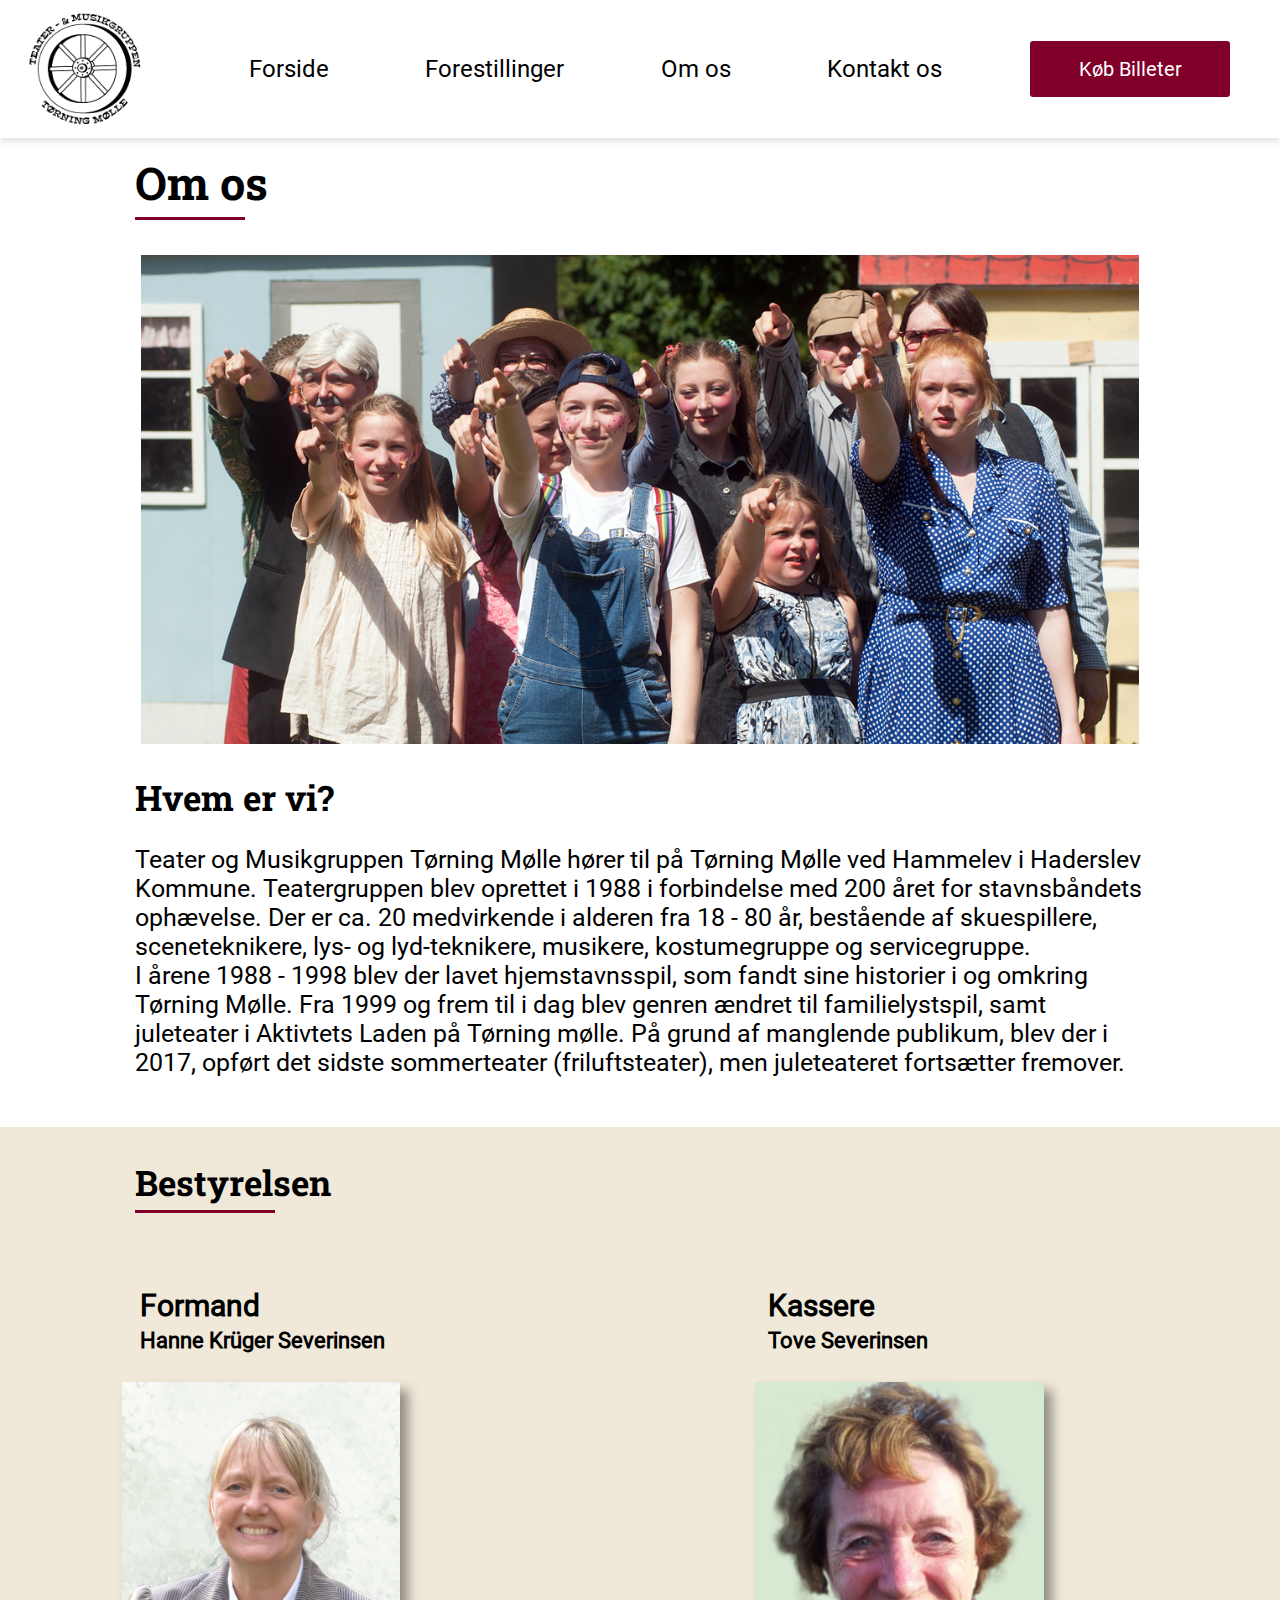
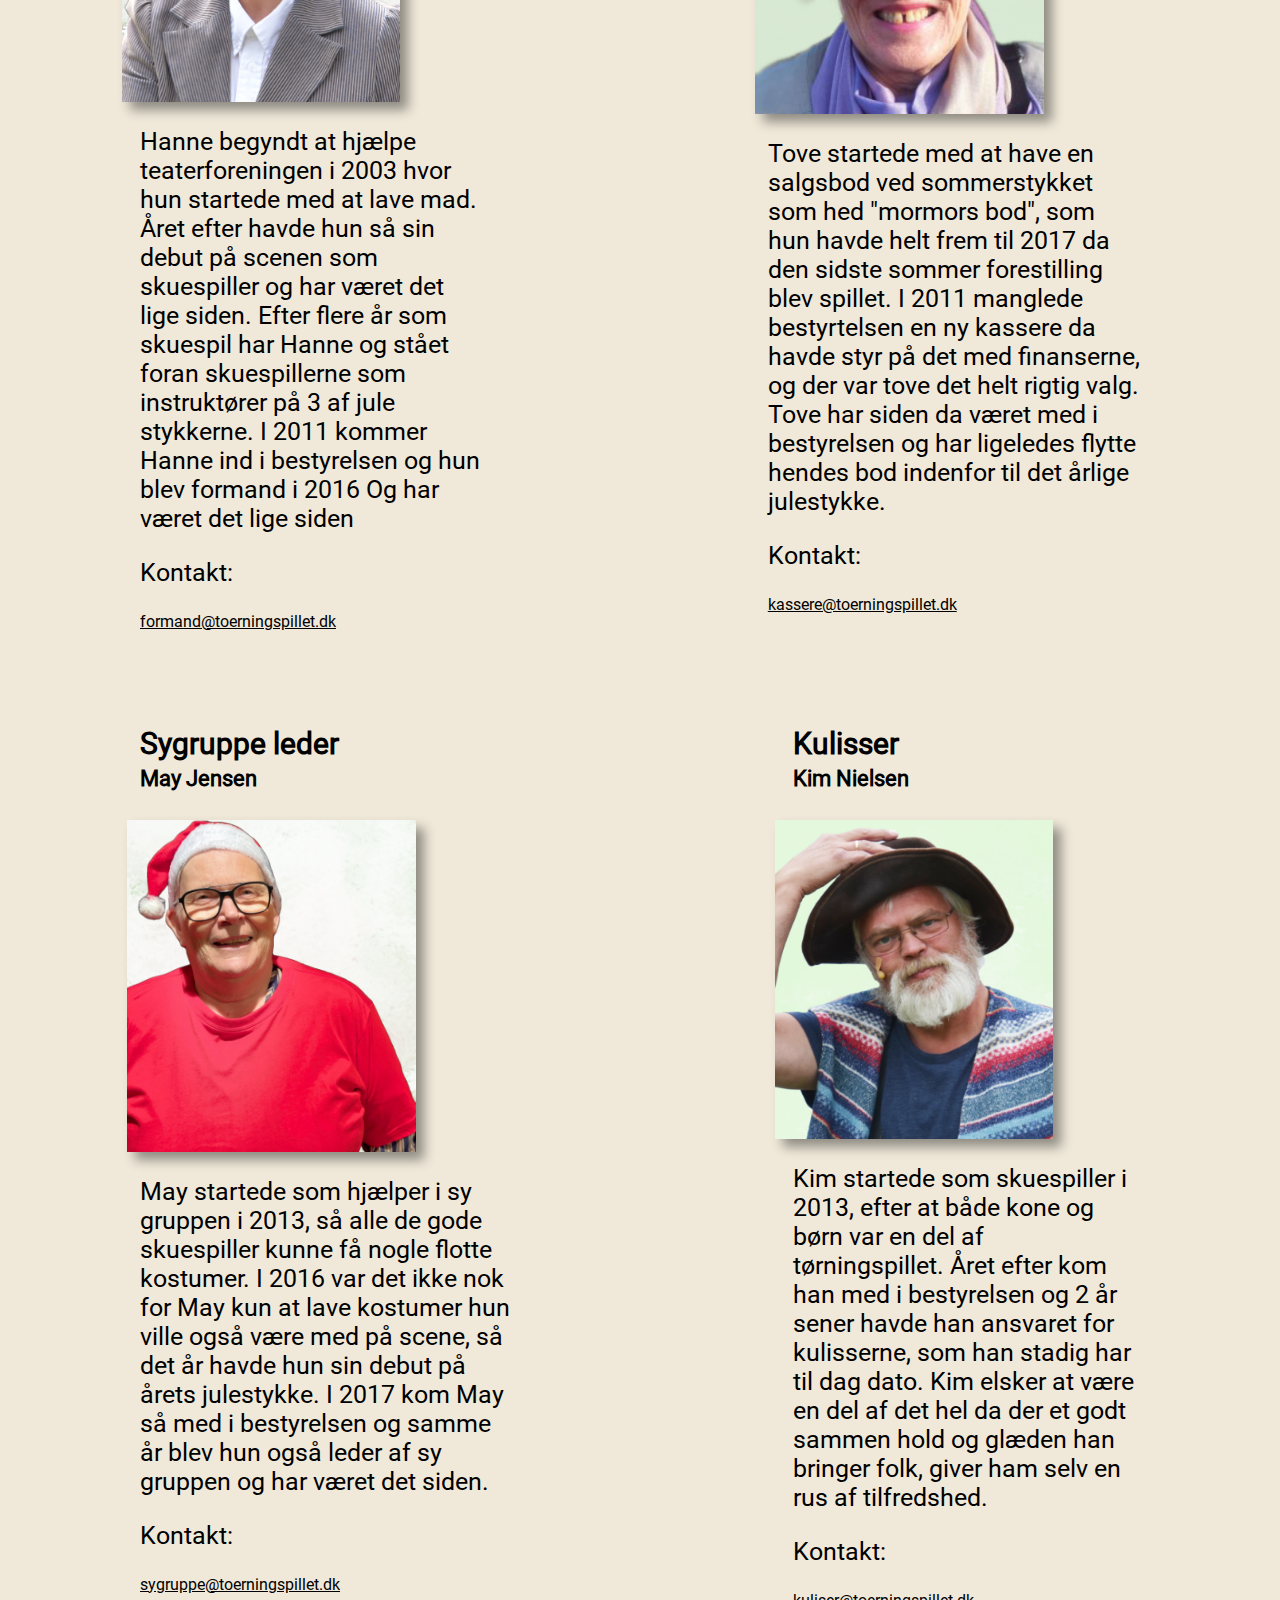
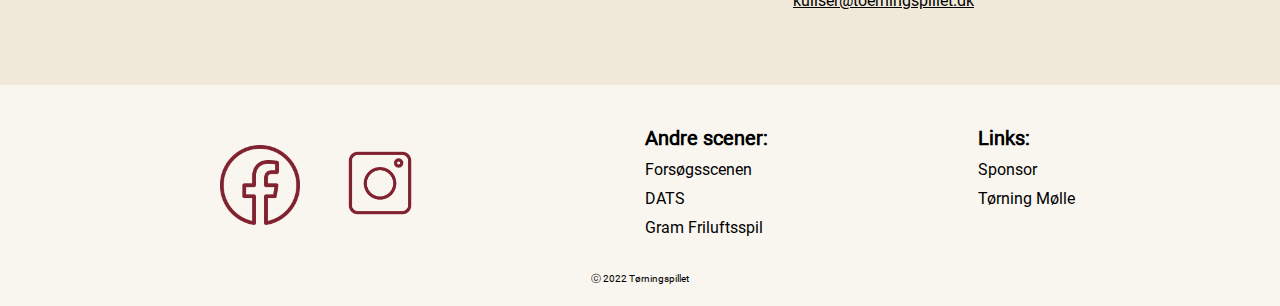
<file: omos.html>
<!DOCTYPE html>
<html lang="da">

<head>
    <meta charset="UTF-8">
    <meta http-equiv="X-UA-Compatible" content="IE=edge">
    <meta name="viewport" content="width=device-width, initial-scale=1.0">
    <meta name="description" content="Denne side indeholder informationer omrking hvem Tørning Mølle gruppen er">
    <meta name="keywords"
        content="Om os, Hvem er vi, Bestyrelsen, Teater og Musikgruppen Tørning Mølle, Tørning Mølle, Skuespillere, Musikere">
    <title>Om os - Tørningspillet</title>
    <meta property="og:title" content="Tørningspillets Om os" />
    <meta property="og:site_name" content="Tørningspillet" />
    <meta property="og:image" content="billeder/omos-billede.jpeg" />
    <meta name="robots" content="noindex, nofollow">
    <link rel="stylesheet" href="omos.css">
    <link rel="shortcut icon" href="favicon/favicon.png">
</head>

<body>
    <header>
        <!--Logo - START-->
        <div class="nav_logo">
            <a href="index.html"><img src="billeder/logo_mobil.png" alt="Tørningspillets Logo"></a>
        </div>
        <!--Logo - SLUT-->

        <!--Burger menu - START-->
        <!--for at lave menuen er denne kilde brugt https://www.youtube.com/watch?v=sjrp1FEHnyA-->
        <input type="checkbox" class="menu_btn" id="menu_btn">
        <!--dette er det der gør man kan åbe og lukke menuen-->
        <label for="menu_btn" class="menu_icon"><span class="nav_icon"></span></label>
        <!--Span er det man designer de tre burgermenu linjer på-->
        <ul class="menu">
            <li><a href="index.html">Forside</a></li>
            <!--Undermneu i dropdown - START-->
            <li class="dropdown">
                <a href="forestillinger.html" class="dropbtn">Forestillinger</a>
                <div class="dropdown-content">
                    <a href="tidliger-forestilinger.html">Tideligere forestillinger</a>
                </div>
            </li>
            <li class="dropdown">
                <a href="omos.html" class="dropbtn">Om os</a>
                <div class="dropdown-content">
                    <a href="sponser.html">Sponsorer</a>
                </div>
            </li>
            <!--Undermneu i dropdown - START-->
            <li><a href="kontaktos.html">Kontakt os </a></li>
        </ul>
        <!--Burger menu - SLUT-->

        <!--Købskanppen - START-->
        <div class="nav_billet_button"><a href="køb.html">Køb Billeter</a></div>
        <!--Købskanppen - SLUT-->
    </header>


    <section class="hvemervi_container">
        <h1>Om os</h1>
        <div class="box_omos"></div>
        <div><img class="omos-billede" src="billeder/omos-billede.jpeg" alt="Billede af skuespillere"></div>
        <h2>Hvem er vi?</h2>
        <p>Teater og Musikgruppen Tørning Mølle hører til på Tørning Mølle ved Hammelev i Haderslev Kommune.
            Teatergruppen blev oprettet i 1988 i forbindelse med 200 året for
            stavnsbåndets ophævelse.
            Der er ca. 20 medvirkende i alderen fra 18 - 80 år, bestående af
            skuespillere, sceneteknikere, lys- og lyd-teknikere, musikere,
            kostumegruppe og servicegruppe.
            <br>
            I årene 1988 - 1998 blev der lavet hjemstavnsspil, som fandt sine historier i og omkring Tørning Mølle. Fra
            1999 og frem til i dag blev genren ændret til familielystspil, samt juleteater i Aktivtets Laden på Tørning
            mølle.
            På grund af manglende publikum, blev der i 2017, opført det sidste sommerteater (friluftsteater), men
            juleteateret fortsætter fremover.</p>
    </section>

    <section class="bestyrelsen_container">
        <h2>Bestyrelsen</h2>
        <div class="box_bestyrelse"></div>
        <div class="box_one">
            <div class="forman_container">
                <h3>Formand</h3>
                <h4>Hanne Krüger Severinsen</h4>
                <div><img class="formand_billede" src="billeder/hanne.png" alt="Billede af Hanne"></div>

                <p>Hanne begyndt at hjælpe teaterforeningen i 2003 hvor hun startede med at lave mad. Året efter havde
                    hun så sin debut på scenen som skuespiller og har været det lige siden. Efter flere år som skuespil
                    har Hanne og stået foran skuespillerne som instruktører på 3 af jule stykkerne. I 2011 kommer Hanne
                    ind i bestyrelsen og hun blev formand i 2016 Og har været det lige siden</p>
                <p>Kontakt:</p>
                <a href="mailto:formand@toerningspillet.dk" style="color:black ;">formand@toerningspillet.dk</a>
            </div>

            <div class="kassere_container">
                <h3>Kassere</h3>
                <h4>Tove Severinsen</h4>
                <div><img class="kassere_billede" src="billeder/Tove.png" alt="Billede af Tove"></div>

                <p>Tove startede med at have en salgsbod ved sommerstykket som hed "mormors bod", som hun havde helt
                    frem til 2017 da den sidste sommer forestilling blev spillet. I 2011 manglede bestyrtelsen en ny
                    kassere da havde styr på det med finanserne, og der var tove det helt rigtig valg. Tove har siden da
                    været med i bestyrelsen og har ligeledes flytte hendes bod indenfor til det årlige julestykke. </p>
                <p>Kontakt:</p>
                <a href="mailto:kassere@toerningspillet.dk" style="color:black ;">kassere@toerningspillet.dk</a>
            </div>

        </div>
        <div class="box_two">
            <div class="sygegruppe_container">
                <h3>Sygruppe leder</h3>
                <h4>May Jensen</h4>
                <div><img class="sygegruppe_billede" src="billeder/may.png" alt="Billede af May"></div>

                <p>May startede som hjælper i sy gruppen i 2013, så alle de gode skuespiller kunne få nogle flotte
                    kostumer. I 2016 var det ikke nok for May kun at lave kostumer hun ville også være med på scene, så
                    det år havde hun sin debut på årets julestykke. I 2017 kom May så med i bestyrelsen og samme år blev
                    hun også leder af sy gruppen og har været det siden.</p>
                <p>Kontakt:</p>
                <a href="mailto:sygruppe@toerningspillet.dk" style="color:black ;">sygruppe@toerningspillet.dk</a>
            </div>

            <div class="kulisser_container">
                <h3>Kulisser</h3>
                <h4>Kim Nielsen</h4>
                <div><img class="kulisser_billede" src="billeder/kim.png" alt="Billede af Kim"></div>

                <p>Kim startede som skuespiller i 2013, efter at både kone og børn var en del af tørningspillet. Året
                    efter kom han med i bestyrelsen og 2 år sener havde han ansvaret for kulisserne, som han stadig har
                    til dag dato. Kim elsker at være en del af det hel da der et godt sammen hold og glæden han bringer
                    folk, giver ham selv en rus af tilfredshed.</p>
                <p>Kontakt:</p>
                <a href="mailto:kuliser@toerningspillet.dk" style="color:black ;">kuliser@toerningspillet.dk</a>
            </div>
        </div>
    </section>


    <footer>
        <div class="footer_container">
            <div class="someikoner">
                <div class="social_footer_facebook">
                    <a href="https://www.facebook.com/teaterogmusikgruppentm/"><img src="ikoner/facebook.png"
                            alt="FacebookIcon" class="facebookIkon"></a>
                </div>
                <div class="social_footer_instagram">
                    <a href=""><img src="ikoner/instagram.png" alt="InstagramIcon" class="instagramicon"></a>
                </div>
            </div>
            <div class="footerAdresse">
                <p class="overskriftfooter">Tørningspillet</p>
                <p>Tørningvej 6, 6500 vojns</p>
            </div>
            <div class="footerLinks">
                <ul>
                    <li class="overskriftfooter">Andre scener:</li>
                    <li><a href="https://www.forsoegsscenen-haderslev.dk/">Forsøgsscenen</a></li>
                    <li><a href="https://www.dats.dk/">DATS</a></li>
                    <li><a href="http://www.gram-friluftsspil.dk/">Gram Friluftsspil</a></li>
                </ul>
            </div>
            <div class="footerLinks">
                <ul>
                    <li class="overskriftfooter">Links:</li>
                    <li><a href="sponser.html">Sponsor</a></li>
                    <li><a href="https://toerning-moelle.dk/">Tørning Mølle</a></li>
                </ul>
            </div>
        </div>
        <p class="footerBundtekst">ⓒ 2022 Tørningspillet</p>
    </footer>

</body>

</html>
</file>
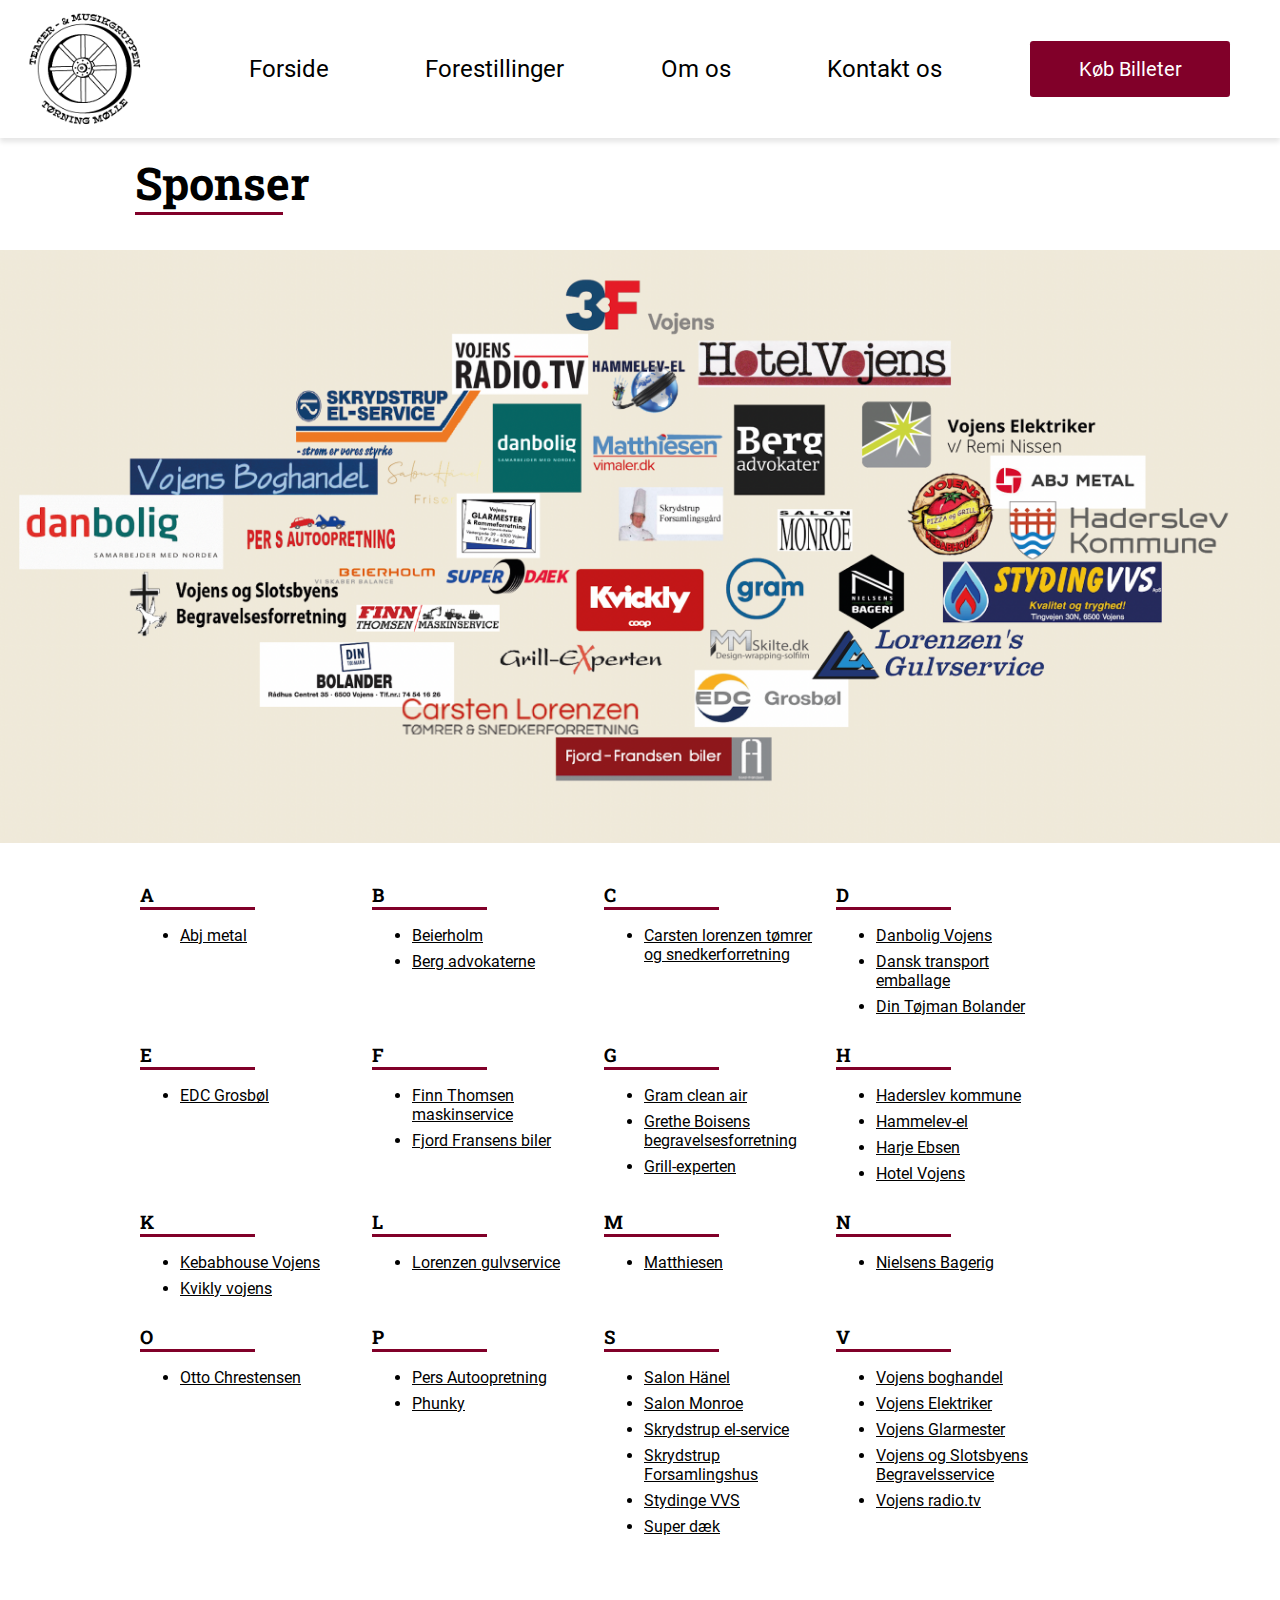
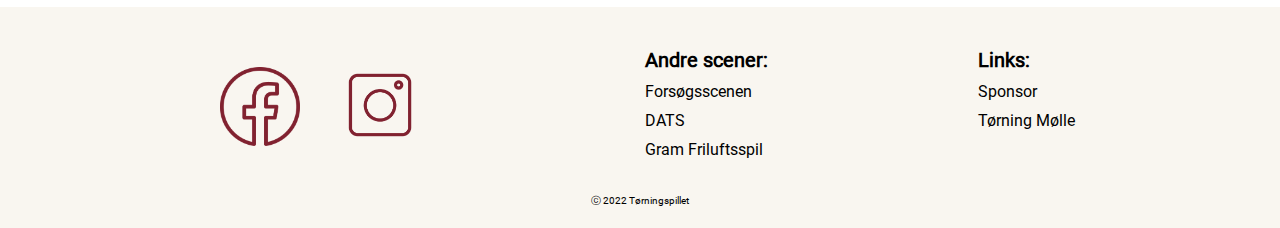
<file: sponser.html>
<!DOCTYPE html>
<html lang="da">

<head>
    <meta charset="UTF-8">
    <meta http-equiv="X-UA-Compatible" content="IE=edge">
    <meta name="viewport" content="width=device-width, initial-scale=1.0">
    <meta name="description" content="Teater og Musikgruppen Tørning Mølle">
    <meta name="keywords" content="Teater og forestillinger, Tørningspillet, Teatergruppe, Tørningspillets sponsorere">
    <title>Sponser - Tørningspillet</title>
    <meta property="og:title" content="Tørningspillets sponsere" />
    <meta property="og:site_name" content="Tørningspillet" />
    <meta property="og:image" content="billeder/sponsorer.png" />
    <meta name="robots" content="noindex, nofollow">
    <link rel="stylesheet" href="sponserStyle.css">
    <script defer src="script.js"></script>
    <link rel="shortcut icon" href="favicon/favicon.png">
</head>

<body>
    <header>
        <!--Logo - START-->
        <div class="nav_logo">
            <a href="index.html"><img src="billeder/logo_mobil.png" alt="Tørningspillets Logo"></a>
        </div>
        <!--Logo - SLUT-->

        <!--Burger menu - START-->
        <!--for at lave menuen er denne kilde brugt https://www.youtube.com/watch?v=sjrp1FEHnyA-->
        <input type="checkbox" class="menu_btn" id="menu_btn">
        <!--dette er det der gør man kan åbe og lukke menuen-->
        <label for="menu_btn" class="menu_icon"><span class="nav_icon"></span></label>
        <!--Span er det man designer de tre burgermenu linjer på-->
        <ul class="menu">
            <li><a href="index.html">Forside</a></li>
            <!--Undermneu i dropdown - START-->
            <li class="dropdown">
                <a href="forestillinger.html" class="dropbtn">Forestillinger</a>
                <div class="dropdown-content">
                    <a href="tidliger-forestilinger.html">Tideligere forestillinger</a>
                </div>
            </li>
            <li class="dropdown">
                <a href="omos.html" class="dropbtn">Om os</a>
                <div class="dropdown-content">
                    <a href="sponser.html">Sponsorer</a>
                </div>
            </li>
            <!--Undermneu i dropdown - START-->
            <li><a href="kontaktos.html">Kontakt os </a></li>
        </ul>
        <!--Burger menu - SLUT-->

        <!--Købskanppen - START-->
        <div class="nav_billet_button"><a href="køb.html">Køb Billeter</a></div>
        <!--Købskanppen - SLUT-->
    </header>
    <!-- det her er overskrivten på siden og den røde streg der ligger under overskriften -->
    <section class="headline">
        <h1>Sponser</h1>
        <!-- den røde streg under oveskriften -->
        <div class="box"></div>
    </section>

    <main class="sponser">
        <!-- billedet med alle sponser -->
        <img src="billeder/sponsorer.png" alt="billede-af-alle-sponser">
        <!-- div med alaphalist er rundt om alle alfabetiske sponser så de kan få style over alle elementer -->
        <div class="alphaList">
            <!-- alfaBox er for at kunne style et bogstavs section -->
            <div class="alfaBox">
                <h3>A</h3>
                <!-- letterBox er den samme som .box men med nogle rettelser så den ikke rettede på .box-->
                <div class="letterBox"></div>
                <!-- her bruger jeg en uorganiseret liste da jeg allerede har sat tingende alfabetisk selv
    ligeledes bruger jeg classen sponserList for at kunne style på min liste -->
                <ul class="sponserList">
                    <!-- jeg har sat et a i en list for at man kan gå ind og finde alle sponser ved at klikke på deres navn -->
                    <li><a href="https://abj.dk/">Abj metal</a></li>
                </ul>
                <!-- alle elementer der kommer herfra og ned til linje 204 er en gentagelse fra linje 66-76 
    det er kun inholdet der er ændret og hvor mange li der er  -->
            </div>
            <div class="alfaBox">
                <h3>B</h3>
                <div class="letterBox"></div>
                <ul class="sponserList">
                    <li><a href="https://www.beierholm.dk/kontor/beierholm-haderslev">Beierholm</a></li>
                    <li><a href="https://www.bergadvokater.dk/">Berg advokaterne</a></li>
                </ul>
            </div>
            <div class="alfaBox">
                <h3>C</h3>
                <div class="letterBox"></div>
                <ul class="sponserList">
                    <li><a href="https://www.vojenstomrer.dk/">Carsten lorenzen tømrer og snedkerforretning</a></li>
                </ul>
            </div>
            <div class="alfaBox">
                <h3>D</h3>
                <div class="letterBox"></div>
                <ul class="sponserList">
                    <li><a href="https://danbolig.dk/ejendomsmaegler/vojens/">Danbolig Vojens</a></li>
                    <li><a href="https://www.dtemballage.dk/">Dansk transport emballage</a></li>
                    <li><a href="https://www.dintojmand.dk/butik/vojens">Din Tøjman Bolander</a></li>
                </ul>
            </div>
            <div class="alfaBox">
                <h3>E</h3>
                <div class="letterBox"></div>
                <ul class="sponserList">
                    <li><a href="https://www.edc.dk/ejendomsmaegler/vojens/">EDC Grosbøl</a></li>
                </ul>
            </div>
            <div class="alfaBox">
                <h3>F</h3>
                <div class="letterBox"></div>
                <ul class="sponserList">
                    <li><a href="https://ftmaskinservice.dk/">Finn Thomsen maskinservice</a></li>
                    <li><a href="https://fjord-frandsen.dk/">Fjord Fransens biler</a></li>
                </ul>
            </div>
            <div class="alfaBox">
                <h3>G</h3>
                <div class="letterBox"></div>
                <ul class="sponserList">
                    <li><a href="https://gramcleanair.com/da/">Gram clean air</a></li>
                    <li><a href="https://www.grethe-boisen.dk/">Grethe Boisens begravelsesforretning</a></li>
                    <li><a href="https://www.grillexperten.dk/">Grill-experten</a></li>
                </ul>
            </div>
            <div class="alfaBox">
                <h3>H</h3>
                <div class="letterBox"></div>
                <ul class="sponserList">
                    <li><a href="https://www.haderslev.dk/forside">Haderslev kommune</a></li>
                    <li><a href="https://www.hammelev-el.dk/">Hammelev-el</a></li>
                    <li><a href="https://hartjeebsen.dk/">Harje Ebsen</a></li>
                    <li><a href="https://hotelvojens.dk/">Hotel Vojens</a></li>
                </ul>
            </div>
            <div class="alfaBox">
                <h3>K</h3>
                <div class="letterBox"></div>
                <ul class="sponserList">
                    <li><a href="https://kebabhousevojens.dk/">Kebabhouse Vojens</a></li>
                    <li><a href="https://kvickly.coop.dk/find-butik/kvickly-vojens/3891/">Kvikly vojens</a></li>
                </ul>
            </div>
            <div class="alfaBox">
                <h3>L</h3>
                <div class="letterBox"></div>
                <ul class="sponserList">
                    <li><a href="https://lorenzensgulvservice.dk/">Lorenzen gulvservice</a></li>
                </ul>
            </div>
            <div class="alfaBox">
                <h3>M</h3>
                <div class="letterBox"></div>
                <ul class="sponserList">
                    <li><a href="https://vimaler.dk/">Matthiesen</a></li>
                </ul>
            </div>
            <div class="alfaBox">
                <h3>N</h3>
                <div class="letterBox"></div>
                <ul class="sponserList">
                    <li><a href="https://www.nielsensbageri.dk/">Nielsens Bagerig</a></li>
                </ul>
            </div>
            <div class="alfaBox">
                <h3>O</h3>
                <div class="letterBox"></div>
                <ul class="sponserList">
                    <li><a href="https://www.ottochrestensen.dk/">Otto Chrestensen</a></li>
                </ul>
            </div>
            <div class="alfaBox">
                <h3>P</h3>
                <div class="letterBox"></div>
                <ul class="sponserList">
                    <li><a href="https://www.persautoopretning.dk/">Pers Autoopretning</a></li>
                    <li><a href="https://phunky-takeaway.dk/">Phunky</a></li>
                </ul>
            </div>
            <div class="alfaBox">
                <h3>S</h3>
                <div class="letterBox"></div>
                <ul class="sponserList">
                    <li><a href="https://salon-haenel.dk/">Salon Hänel</a></li>
                    <li><a href="http://salon-monroe.dk/">Salon Monroe</a></li>
                    <li><a href="https://www.skrydstrupel.dk/">Skrydstrup el-service</a></li>
                    <li><a href="https://skrydstrup-forsamlingsgaard.dk/">Skrydstrup Forsamlingshus</a></li>
                    <li><a href="https://stydingvvs.dk/">Stydinge VVS</a></li>
                    <li><a href="https://sds.dk/find-afdelinger/jylland/347-hammelev/">Super dæk</a></li>
                </ul>
            </div>
            <div class="alfaBox">
                <h3>V</h3>
                <div class="letterBox"></div>
                <ul class="sponserList">
                    <li><a href="https://www.facebook.com/Vojens-Boghandel-113823781970490/">Vojens boghandel</a></li>
                    <li><a href="https://www.vojenselektriker.dk/">Vojens Elektriker</a></li>
                    <li><a href="https://vojens-glarmester.dk/">Vojens Glarmester</a></li>
                    <li><a href="https://vojens-begravelsesforretning.dk/">Vojens og Slotsbyens Begravelsservice</a>
                    </li>
                    <li><a href="https://vojensradiotv.dk/">Vojens radio.tv</a></li>
                </ul>
            </div>
        </div>
    </main>

    <footer>
        <div class="footer_container">
            <div class="someikoner">
                <div class="social_footer_facebook">
                    <a href="https://www.facebook.com/teaterogmusikgruppentm/"><img src="ikoner/facebook.png"
                            alt="FacebookIcon" class="facebookIkon"></a>
                </div>
                <div class="social_footer_instagram">
                    <a href=""><img src="ikoner/instagram.png" alt="InstagramIcon" class="instagramicon"></a>
                </div>
            </div>
            <div class="footerAdresse">
                <p class="overskriftfooter">Tørningspillet</p>
                <p>Tørningvej 6, 6500 vojns</p>
            </div>
            <div class="footerLinks">
                <ul>
                    <li class="overskriftfooter">Andre scener:</li>
                    <li><a href="https://www.forsoegsscenen-haderslev.dk/">Forsøgsscenen</a></li>
                    <li><a href="https://www.dats.dk/">DATS</a></li>
                    <li><a href="http://www.gram-friluftsspil.dk/">Gram Friluftsspil</a></li>
                </ul>
            </div>
            <div class="footerLinks">
                <ul>
                    <li class="overskriftfooter">Links:</li>
                    <li><a href="sponser.html">Sponsor</a></li>
                    <li><a href="https://toerning-moelle.dk/">Tørning Mølle</a></li>
                </ul>
            </div>
        </div>
        <p class="footerBundtekst">ⓒ 2022 Tørningspillet</p>
    </footer>
</body>

</html>
</file>
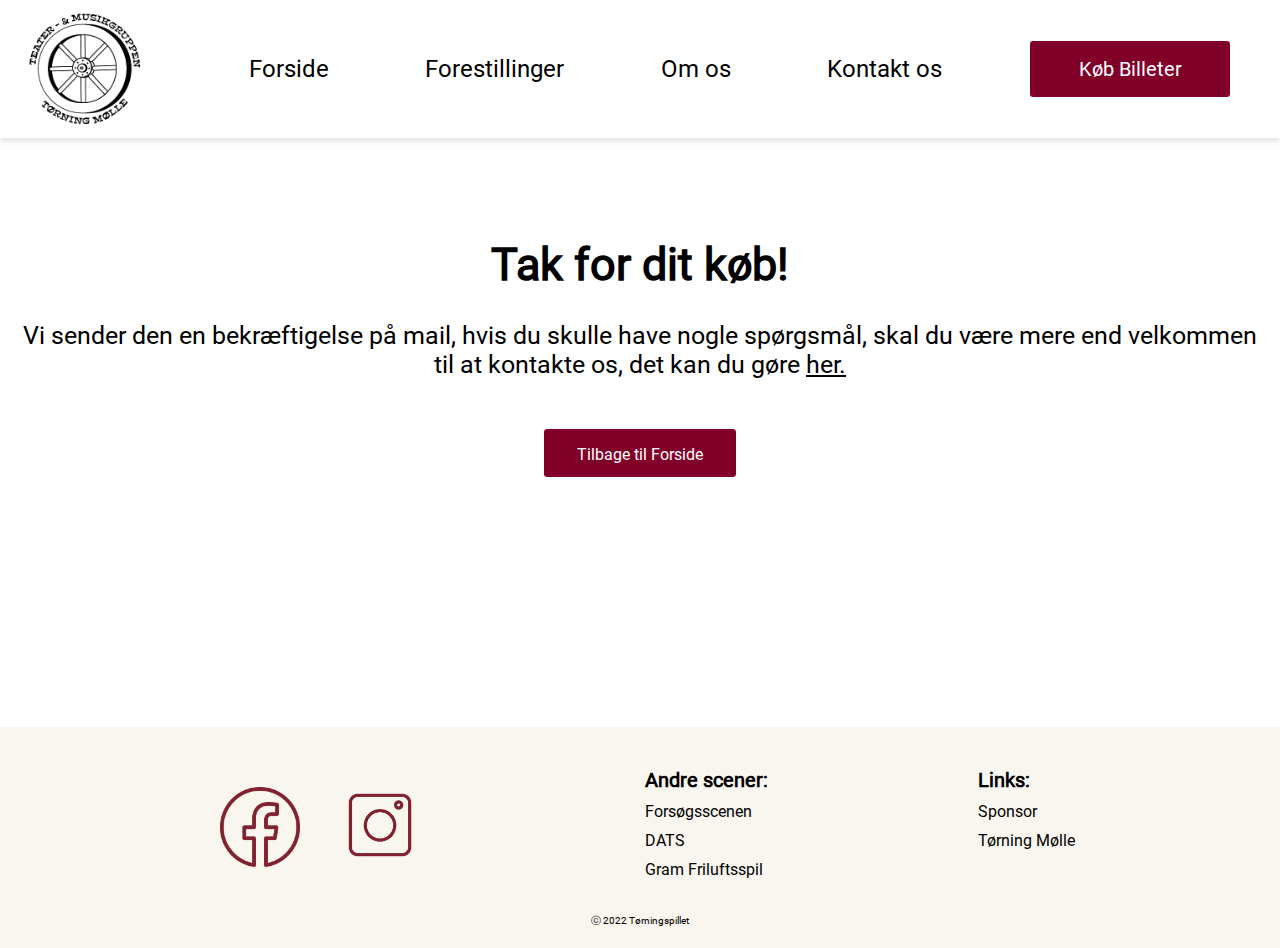
<file: takforkøb.html>
<!DOCTYPE html>
<html lang="da">

<head>
    <meta charset="UTF-8">
    <meta http-equiv="X-UA-Compatible" content="IE=edge">
    <meta name="viewport" content="width=device-width, initial-scale=1.0">
    <meta name="description" content="Teater og Musikgruppen Tørning Mølle">
    <meta name="keywords" content="Teater og forestillinger, Tørningspillet, Teatergruppe, Køb af billet">
    <title>Tak for køb - Tørningspillet</title>
    <meta property="og:title" content="Tørningspillets Tak for køb" />
    <meta property="og:site_name" content="Tørningspillet" />
    <meta name="robots" content="noindex, nofollow">
    <link rel="stylesheet" href="takforkøb.css">
    <script defer src="script.js"></script>
</head>

<body>
    <header>
        <!--Logo - START-->
        <div class="nav_logo">
            <a href="index.html"><img src="billeder/logo_mobil.png" alt="Tørningspillets Logo"></a>
        </div>
        <!--Logo - SLUT-->

        <!--Burger menu - START-->
        <!--for at lave menuen er denne kilde brugt https://www.youtube.com/watch?v=sjrp1FEHnyA-->
        <input type="checkbox" class="menu_btn" id="menu_btn">
        <!--dette er det der gør man kan åbe og lukke menuen-->
        <label for="menu_btn" class="menu_icon"><span class="nav_icon"></span></label>
        <!--Span er det man designer de tre burgermenu linjer på-->
        <ul class="menu">
            <li><a href="index.html">Forside</a></li>
            <!--Undermneu i dropdown - START-->
            <li class="dropdown">
                <a href="forestillinger.html" class="dropbtn">Forestillinger</a>
                <div class="dropdown-content">
                    <a href="tidliger-forestilinger.html">Tideligere forestillinger</a>
                </div>
            </li>
            <li class="dropdown">
                <a href="omos.html" class="dropbtn">Om os</a>
                <div class="dropdown-content">
                    <a href="sponser.html">Sponsorer</a>
                </div>
            </li>
            <!--Undermneu i dropdown - START-->
            <li><a href="kontaktos.html">Kontakt os </a></li>
        </ul>
        <!--Burger menu - SLUT-->

        <!--Købskanppen - START-->
        <div class="nav_billet_button"><a href="køb.html">Køb Billeter</a></div>
        <!--Købskanppen - SLUT-->
    </header>



    <div class="tak">
        <h1>Tak for dit køb!</h1>
        <p>Vi sender den en bekræftigelse på mail, hvis du skulle have nogle
            spørgsmål, skal du være mere end velkommen til at kontakte os, det kan du gøre <a href="kontaktos.html">
                her.</a>
        </p>
    </div>

    <section>
        <div class="nav_forside_button"><a href="index.html">Tilbage til Forside</a></div>
    </section>



    <footer>
        <div class="footer_container">
            <div class="someikoner">
                <div class="social_footer_facebook">
                    <a href="https://www.facebook.com/teaterogmusikgruppentm/"><img src="ikoner/facebook.png"
                            alt="FacebookIcon" class="facebookIkon"></a>
                </div>
                <div class="social_footer_instagram">
                    <a href=""><img src="ikoner/instagram.png" alt="InstagramIcon" class="instagramicon"></a>
                </div>
            </div>
            <div class="footerAdresse">
                <p class="overskriftfooter">Tørningspillet</p>
                <p>Tørningvej 6, 6500 vojns</p>
            </div>
            <div class="footerLinks">
                <ul>
                    <li class="overskriftfooter">Andre scener:</li>
                    <li><a href="https://www.forsoegsscenen-haderslev.dk/">Forsøgsscenen</a></li>
                    <li><a href="https://www.dats.dk/">DATS</a></li>
                    <li><a href="http://www.gram-friluftsspil.dk/">Gram Friluftsspil</a></li>
                </ul>
            </div>
            <div class="footerLinks">
                <ul>
                    <li class="overskriftfooter">Links:</li>
                    <li><a href="sponser.html">Sponsor</a></li>
                    <li><a href="https://toerning-moelle.dk/">Tørning Mølle</a></li>
                </ul>
            </div>
        </div>
        <p class="footerBundtekst">ⓒ 2022 Tørningspillet</p>
    </footer>

</body>

</html>
</file>
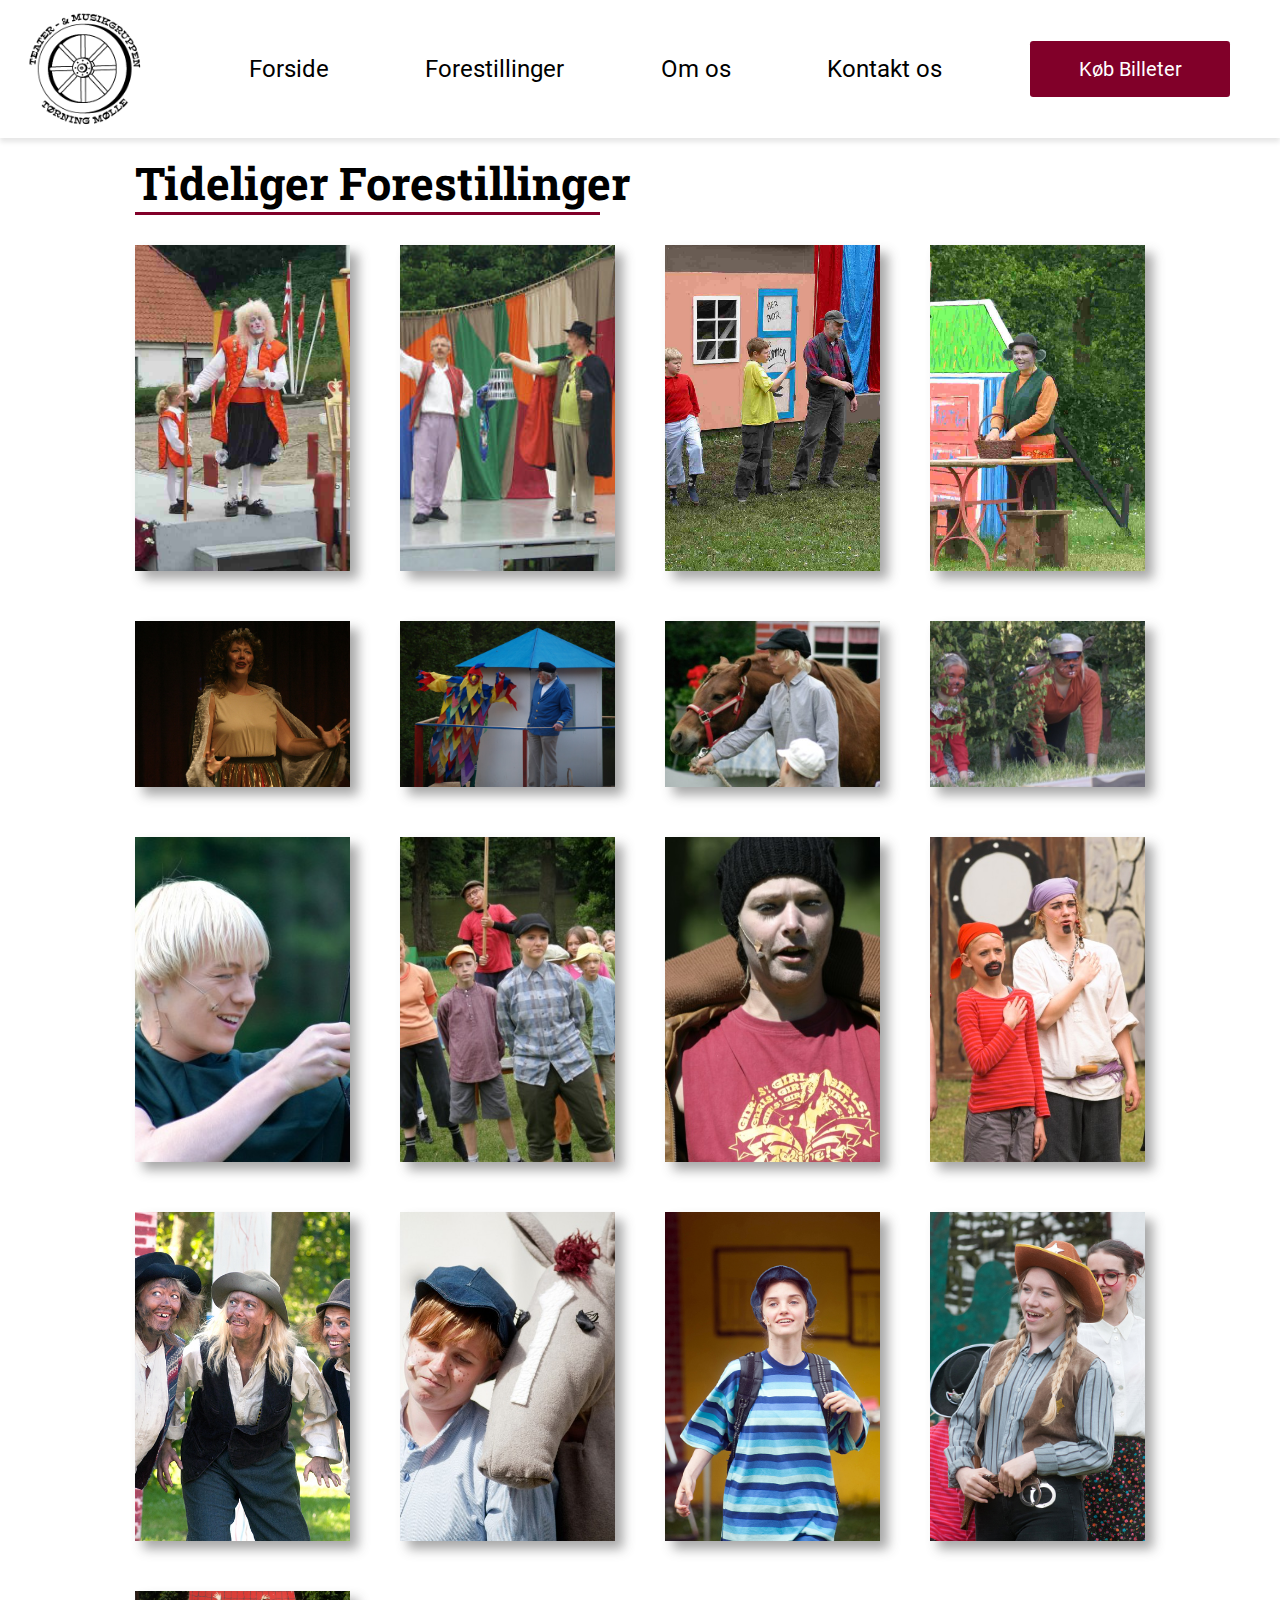
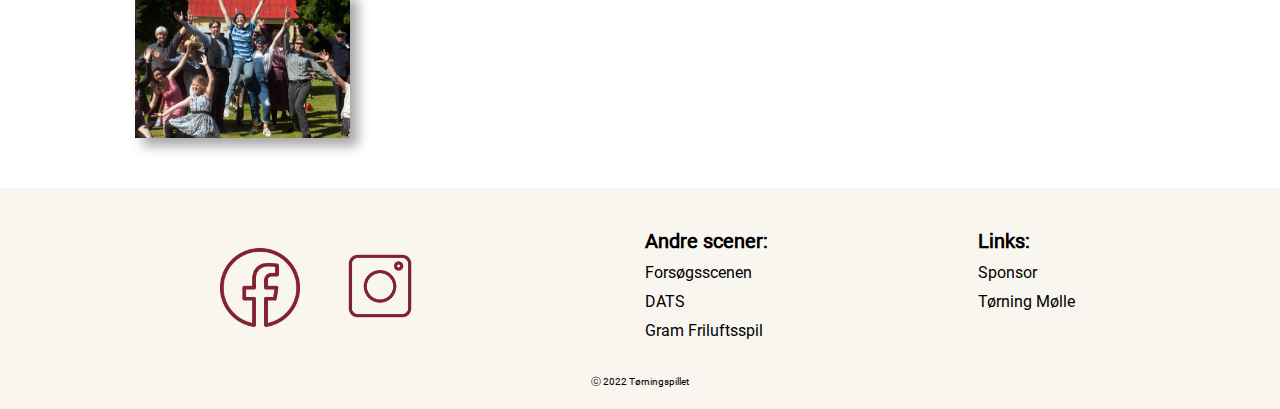
<file: tidliger-forestilinger.html>
<!DOCTYPE html>
<html lang="da">

<head>
  <meta charset="UTF-8">
  <meta http-equiv="X-UA-Compatible" content="IE=edge">
  <meta name="viewport" content="width=device-width, initial-scale=1.0">
  <meta name="description" content="Teater og Musikgruppen Tørning Mølle">
  <meta name="keywords"
    content="Teater og forestillinger, Juleteater, Juleforestillinger, Tørningspillet, Teatergruppe, Tørningspillets tidligere forestillinger">
  <title>Tideligere forestillinger - Tørningspillet</title>
  <meta property="og:title" content="Tørningspillets tidligere forestillinger" />
  <meta property="og:site_name" content="Tørningspillet" />
  <meta property="og:image" content="img/2001.jpg" />
  <meta name="robots" content="noindex, nofollow">
  <link rel="stylesheet" href="tidlFore.css">
  <script defer src="script.js"></script>
  <link rel="shortcut icon" href="favicon/favicon.png">
</head>

<body>
  <header>
    <!--Logo - START-->
    <div class="nav_logo">
      <a href="index.html"><img src="billeder/logo_mobil.png" alt="Tørningspillets Logo"></a>
    </div>
    <!--Logo - SLUT-->

    <!--Burger menu - START-->
    <!--for at lave menuen er denne kilde brugt https://www.youtube.com/watch?v=sjrp1FEHnyA-->
    <input type="checkbox" class="menu_btn" id="menu_btn">
    <!--dette er det der gør man kan åbe og lukke menuen-->
    <label for="menu_btn" class="menu_icon"><span class="nav_icon"></span></label>
    <!--Span er det man designer de tre burgermenu linjer på-->
    <ul class="menu">
      <li><a href="index.html">Forside</a></li>
      <!--Undermneu i dropdown - START-->
      <li class="dropdown">
        <a href="forestillinger.html" class="dropbtn">Forestillinger</a>
        <div class="dropdown-content">
          <a href="tidliger-forestilinger.html">Tideligere forestillinger</a>
        </div>
      </li>
      <li class="dropdown">
        <a href="omos.html" class="dropbtn">Om os</a>
        <div class="dropdown-content">
          <a href="sponser.html">Sponsorer</a>
        </div>
      </li>
      <!--Undermneu i dropdown - START-->
      <li><a href="kontaktos.html">Kontakt os </a></li>
    </ul>
    <!--Burger menu - SLUT-->

    <!--Købskanppen - START-->
    <div class="nav_billet_button"><a href="køb.html">Køb Billeter</a></div>
    <!--Købskanppen - SLUT-->
  </header>


  <!-- det her er overskrivten på siden og den røde streg der ligger under overskriften -->
  <section class="headline">
    <h1>Tideliger Forestillinger</h1>
    <!-- den røde streg under oveskriften -->
    <div class="box"></div>
  </section>
  <!-- her starter img galleriet over de tidliger års forestillinger -->
  <main class="imgGallery">
    <!-- container er den der har den overordnet style på været billede og den kassse med tekst der er over billedet -->
    <div class="container">
      <a href="2001-forstilling.html"><img src="img/2001.jpg" alt="Kejserens nye bukser og Klodshans"></a>
      <!-- content er det indhold der er i den sorte kasse der er over billedet og ligeledes kassen selv -->
      <div class="content">
        <a href="2001-forstilling.html">
          <h2>2001</h2>
        </a>
      </div>
      <!-- herfra og ned til 167 er der de samme elementer som i linje 64-69 dog er indholdet ikke det samme -->
    </div>
    <div class="container">
      <a href="#"><img src="img/2002-101.jpg" alt="Svinedrengen"></a>
      <div class="content">
        <a href="#">
          <h2>2002</h2>
        </a>
      </div>
    </div>
    <div class="container">
      <a href="#"><img src="img/2003-099.jpg" alt="lighteren"></a>
      <div class="content">
        <a href="#">
          <h2>2003</h2>
        </a>
      </div>
    </div>
    <div class="container">
      <a href="#"><img src="img/2004-110.jpg" alt="Dyrne i hakkebakkeskoven"></a>
      <div class="content">
        <a href="#">
          <h2>2004</h2>
        </a>
      </div>
    </div>
    <div class="container">
      <a href="#"><img src="img/2005-039.jpg" alt="Der var engang en digter, sådan en god gammel digter"></a>
      <div class="content">
        <a href="#">
          <h2>2005</h2>
        </a>
      </div>
    </div>
    <div class="container">
      <a href="#"><img src="img/2006-093.jpg" alt="kejserens nye klæder"></a>
      <div class="content">
        <a href="#">
          <h2>2006</h2>
        </a>
      </div>
    </div>
    <div class="container">
      <a href="#"><img src="img/2007-179.jpg" alt="Lyv aldrig for en pruthest"></a>
      <div class="content">
        <a href="#">
          <h2>2007</h2>
        </a>
      </div>
    </div>
    <div class="container">
      <a href="#"><img src="img/2008-017.jpg" alt="Dyrene i Hakkebakkeskoven"></a>
      <div class="content">
        <a href="#">
          <h2>2008</h2>
        </a>
      </div>
    </div>
    <div class="container">
      <a href="#"><img src="img/2009-066.jpg" alt="En historie om Robin Hood"></a>
      <div class="content">
        <a href="#">
          <h2>2009</h2>
        </a>
      </div>
    </div>
    <div class="container">
      <a href="#"><img src="img/2010-094.jpg" alt="Albert - en rigtig røverhistorie"></a>
      <div class="content">
        <a href="#">
          <h2>2010</h2>
        </a>
      </div>
    </div>
    <div class="container">
      <a href="#"><img src="img/2011-074.jpg" alt="Orla Frøsnapper"></a>
      <div class="content">
        <a href="#">
          <h2>2011</h2>
        </a>
      </div>
    </div>
    <div class="container">
      <a href="#"><img src="img/2012-192.jpg" alt="Skatteøen"></a>
      <div class="content">
        <a href="#">
          <h2>2012</h2>
        </a>
      </div>
    </div>
    <div class="container">
      <a href="#"><img src="img/2013-073.jpg" alt="Folk og Røvere i Kardemommeby"></a>
      <div class="content">
        <a href="#">
          <h2>2013</h2>
        </a>
      </div>
    </div>
    <div class="container">
      <a href="#"><img src="img/s_187.jpg" alt="Lyv aldrig for en pruthest"></a>
      <div class="content">
        <a href="#">
          <h2>2014</h2>
        </a>
      </div>
    </div>
    <div class="container">
      <a href="#"><img src="img/Bøllebob.web003.jpg" alt="Bølle-Bob"></a>
      <div class="content">
        <a href="#">
          <h2>2015</h2>
        </a>
      </div>
    </div>
    <div class="container">
      <a href="#"><img src="img/web008.jpg" alt="Texas Walker Ranger"></a>
      <div class="content">
        <a href="#">
          <h2>2016</h2>
        </a>
      </div>
    </div>
    <div class="container">
      <a href="#"><img src="img/småtørningspil2017-218.jpg" alt="Frode og alle de andre rødder"></a>
      <div class="content">
        <a href="#">
          <h2>2017</h2>
        </a>
      </div>
    </div>

  </main>


  <footer>
    <div class="footer_container">
      <div class="someikoner">
        <div class="social_footer_facebook">
          <a href="https://www.facebook.com/teaterogmusikgruppentm/"><img src="ikoner/facebook.png" alt="FacebookIcon"
              class="facebookIkon"></a>
        </div>
        <div class="social_footer_instagram">
          <a href=""><img src="ikoner/instagram.png" alt="InstagramIcon" class="instagramicon"></a>
        </div>
      </div>
      <div class="footerAdresse">
        <p class="overskriftfooter">Tørningspillet</p>
        <p>Tørningvej 6, 6500 vojns</p>
      </div>
      <div class="footerLinks">
        <ul>
          <li class="overskriftfooter">Andre scener:</li>
          <li><a href="https://www.forsoegsscenen-haderslev.dk/">Forsøgsscenen</a></li>
          <li><a href="https://www.dats.dk/">DATS</a></li>
          <li><a href="http://www.gram-friluftsspil.dk/">Gram Friluftsspil</a></li>
        </ul>
      </div>
      <div class="footerLinks">
        <ul>
          <li class="overskriftfooter">Links:</li>
          <li><a href="sponser.html">Sponsor</a></li>
          <li><a href="https://toerning-moelle.dk/">Tørning Mølle</a></li>
        </ul>
      </div>
    </div>
    <p class="footerBundtekst">ⓒ 2022 Tørningspillet</p>
  </footer>
</body>

</html>
</file>
<file: index.css>
@font-face {
    font-family: Roboto_brød;
    src: url(Font/Roboto/Roboto-Regular.ttf);
}

@font-face {
    font-family: Roboto_overskrift;
    src: url(Font/Roboto_Slab/RobotoSlab-VariableFont_wght.ttf);
}

/*Dette er generalt for alt på siden*/
* {
    font-family: Roboto_brød;
}

/*FÆLLES STYLE START*/

h1 {
    font-size: 35px;
}

body {
    margin: 0%;
}

body p h1 h2 h3 a {
    margin-left: 16px;
    margin-right: 16px;
}

/*forneden er alt relateret til navigationsbaren i headeren inkl. logo, knap og dropdown menu*/
header {
    display: flex;
    justify-content: space-evenly;
    box-shadow: 0px 4px 5px rgb(0 0 0 / 10%);
}

.nav_logo img {
    width: 30%;
    height: auto;
    margin: 5px;
    margin-top: 10px;
}

.nav_billet_button {
    border: none;
    border-radius: 0.2rem;
    background-color: #810029;
    text-decoration: none;
    text-align: center;
    padding: 1rem;
    height: 1rem;
    width: 10rem;
    margin: auto 16px auto 9px;
}

.nav_billet_button a {
    text-decoration: none;
    color: white;
}

/*Dropwon menuen på telefon*/
/*for at lave denne er denne kilde brugt https://www.youtube.com/watch?v=bO9qHAhXbVA*/
a {
    color: white;
    text-align: center;
    box-shadow: 0px 0px 0px 0 rgba(0, 0, 0, 0.2)
}

header ul {
    padding: 0;
    list-style: none;
    overflow: hidden;
    background-color: #810029;
    position: absolute;
    width: 100%;
    margin-top: 75px;
    z-index: 2;
}

header ul a {
    display: block;
    padding: 20px;
    text-decoration: none;
    box-shadow: 0px 4px 5px rgb(0 0 0 / 10%);
}

header ul a:hover {
    background-color: #8100294f;
}

header .menu {
    clear: both;
    max-height: 0;
    transition: max-height .5s;
}

header .menu_icon {
    padding: 28px 35px;
    position: relative;
    /*den her skal være relavtiv så vi på barnet kan bruge absolut og på den måde rykke rundt på tingene*/
    float: right;
    cursor: pointer;
    display: flex;
    justify-content: center;
    align-items: center;
}

/*forneden styler de tre linjer de giver burgermenu iconet*/
header .menu_icon .nav_icon {
    background-color: black;
    display: block;
    height: 6px;
    width: 35px;
    position: absolute;
}

header .menu_icon .nav_icon:before {
    background-color: black;
    content: "";
    /*Man laver en tom content for at have noget at style på*/
    display: block;
    height: 100%;
    position: absolute;
    width: 100%;
    top: 12px;

}

header .menu_icon .nav_icon:after {
    background-color: black;
    content: "";
    /*Man laver en tom content for at have noget at style på*/
    display: block;
    height: 100%;
    position: absolute;
    width: 100%;
    top: -12px;
}

header .menu_btn {
    display: none;
}

header .menu_btn:checked~.menu {
    max-height: 350px;
}

.dropdown-content {
    background-color: #ffffff2c;
}


/*forneden er alt relateret til fooeteren*/
.facebookIkon {
    width: 70px;
    padding: 20px;
    margin-top: 40px;
}

.instagramicon {
    width: 70px;
    padding: 20px;
}

footer {
    background-color: #F9F6F0;
    text-align: center;
}


footer a {
    color: black;
    text-decoration: none;
}

footer ul {
    list-style-type: none;
    margin-bottom: 30px;
    padding-left: 0px;
}

footer li {
    padding: 5px;
}

footer p {
    text-align: center;
}

.footerLinks {
    margin-top: 20px;
}

.footerBundtekst {
    font-size: 10px;
    margin: 0%;
    padding-bottom: 20px;
}

.overskriftfooter {
    font-weight: bolder;
    font-size: 20px;
}

.footer_container {
    margin-bottom: 0%;
}

/*FÆLLES STYLE SLUT*/


/*Styling af body*/
/*Styling af intro */
/*style af slideshow START */
.slider-frame {
    overflow: hidden;
    width: 100%;
    margin: 0;
}

/* her starter slide animationen */
@-webkit-keyframes slide_animation {
    0% {
        left: 0px;
    }

    10% {
        left: 0px;
    }

    20% {
        left: 1200px;
    }

    30% {
        left: 1200px;
    }

    40% {
        left: 2400px;
    }

    50% {
        left: 2400px;
    }

    60% {
        left: 1200px;
    }

    70% {
        left: 1200px;
    }

    80% {
        left: 0PX;
    }

    90% {
        left: 0PX;
    }

    100% {
        left: 0PX;
    }
}

.slide-images {
    width: 3600px;
    margin: 0 0 0 -2400px;
    position: relative;
    -webkit-animation-name: slide_animation;
    -webkit-animation-duration: 20s;
    -webkit-animation-iteration-count: infinite;
    -webkit-animation-direction: normal;
    -webkit-animation-play-state: running;

}

.img-container {
    width: 1200px;
    position: relative;
    float: left;
}

.img-container img {
    width: 414px;

}

/*style af slideshow SLUT */

/*styling af intro START*/

.intro {
    text-align: center;
}

.teatermasker {
    width: 150px;
    text-align: center;
    margin-top: 50px;
}

.overskrift {
    font-size: 55px;
    margin-bottom: 0px;
    margin-top: 0px;
    font-family: Roboto_overskrift;
}

.udnertekst {
    font-size: 45px;
    margin-top: 0px;
    margin-bottom: 0px;
    font-family: Roboto_overskrift;
}

.adresse {
    font-size: 15px;
    margin-top: 5px;
}

.box {
    background-color: #810029;
    height: 3px;
    width: 150px;
    margin-left: auto;
    margin-right: auto;
}

/*styling af intro SLUT*/

/*Styling af køb billet START*/

.købBillet {
    text-align: center;
    background-color: #F0E9DA;
    padding-top: 10px;
    padding-bottom: 40px;
    margin-top: 100px;

}

.overskrift_købBillet {
    font-size: 40px;
    margin-bottom: 5px;
    font-family: Roboto_overskrift;
}

.online_ikon {
    width: 100px;
    margin-bottom: 0px;
}

.online {
    font-size: 25px;
    margin-top: 0px;
    margin-bottom: 0px;
}

.online_beskrivelse {
    font-size: 15px;
    margin-top: 0px;
    width: 200px;
    margin-right: auto;
    margin-left: auto;
}

.mail_ikon {
    width: 100px;
    margin-bottom: 0px;
}

.mail {
    font-size: 25px;
    margin-top: 0px;
    margin-bottom: 0px;
}

.mail_beskrivelse {
    font-size: 15px;
    margin-top: 0px;
    width: 200px;
    margin-right: auto;
    margin-left: auto;
}

.iDøren_ikon {
    width: 100px;
    margin-bottom: 0px;
}

.idøren {
    font-size: 25px;
    margin-top: 0px;
    margin-bottom: 0px;
}

.idøren_beskrivelse {
    font-size: 15px;
    margin-top: 0px;
    width: 200px;
    margin-right: auto;
    margin-left: auto;
}

/*Styling af køb billet SLUT*/

/*Bliv frivillig START*/
.blivFrivillig {
    text-align: center;
    margin-top: 60px;
}

.frivilligimg {
    box-shadow: 8px 8px 8px 0 rgba(0, 0, 0, 0.4)
}

.skuespillerimg {
    box-shadow: 8px 8px 8px 0 rgba(0, 0, 0, 0.4)
}

.frivilligimg {
    width: 350px;
    height: 450px;
    position: relative;
}

.frivilligTekst {
    position: absolute;
    margin-left: auto;
    margin-right: auto;
    top: 1825px;
    font-size: 30px;
    color: #FFFFFF;
    font-family: Roboto_overskrift;
}

.box_frivillig {
    background-color: #FFFFFF;
    height: 3px;
    width: 130px;
    margin-left: auto;
    margin-right: auto;
    position: absolute;
    top: 1895px;
}

.frivillig_overall,
.skuespiller_overall {
    display: flex;
    justify-content: center;
}

/*Bliv frivillig SLUT*/

/*Bliv skuespiller START*/
.BlivSkuespiller {
    text-align: center;
    margin-top: 60px;
}

.skuespillerimg {
    width: 350px;
    height: 450px;
    position: relative;
}

.skuespillerTekst {
    position: absolute;
    top: 2340px;
    font-size: 30px;
    color: #FFFFFF;
    font-family: Roboto_overskrift;
}

.box_skuespiller {
    background-color: #FFFFFF;
    height: 3px;
    width: 130px;
    margin-left: auto;
    margin-right: auto;
    position: absolute;
    top: 2410px;
}

/*Bliv frivillig SLUT*/

/*Sponsorer START*/

.Sponsorer {
    width: 100%;
    height: auto;
    margin-top: 50px;
    margin-left: 0%;
    margin-right: 0%;
    margin-bottom: -10px;
}

/*Media screen til Ipad - START*/

@media screen and (min-width: 760px) {
    .img-container img {
        width: 768px;

    }

    h1 {
        font-size: 40px;
    }

    h2 {
        font-size: 30px;
    }

    h3 {
        font-size: 25px;
    }

    p {
        font-size: 20px;
    }

    body p h1 h2 h3 a {
        margin-left: 50px;
        margin-right: 50px;
    }

    /*Nav start*/
    header ul {
        margin-top: 90px;
    }

    header .menu_icon {
        padding: 30px 50px;
    }

    .nav_logo {
        display: flex;
        width: 100px;
        height: auto;
        justify-content: center;
    }

    .nav_logo img {
        width: 70%;
    }

    .nav_billet_button {
        margin-top: auto;
        margin-bottom: auto;
    }

    header {
        justify-content: space-between;
    }

    .menu_icon {
        margin-left: 350px;
    }

    /*Nav SLUT*/

    img.billede_slide {
        width: 100%;
        object-fit: cover;
        height: 500px;
        bottom: 0;
    }

    /*Styling af afnsittet hvor man køber billetter START*/
    .købIkoner {
        margin-top: 40px;
        display: flex;
        justify-content: space-evenly;
    }

    .online_ikon,
    .iDøren_ikon,
    .mail_ikon {
        width: 100px;
    }

    .online,
    .idøren,
    .mail {
        font-size: 30px;
    }

    .online_beskrivelse,
    .idøren_beskrivelse,
    .mail_beskrivelse {
        font-size: 20px;
    }

    /*Styling af afnsittet hvor man køber billetter SLUt*/


    /*Stylign af frivillige og skuespiller START*/
    .forsidebokse {
        margin-top: 40px;
        display: flex;
        justify-content: space-evenly;
        margin-bottom: 50px;
    }

    .frivilligTekst {
        margin-top: 110px;
    }

    .box_frivillig {
        margin-top: 85px;
    }

    .skuespillerTekst {
        margin-top: -405px;
    }

    .box_skuespiller {
        margin-top: -430px;
    }

    /*Stylign af frivillige og skuespiller SLUT*/

    /*Footer styling START*/
    .footer_container {
        display: flex;
        justify-content: space-evenly;
    }

    .someikoner {
        display: flex;
        justify-content: space-between;
    }

    .footerAdresse {
        display: none;
    }

    .facebookIkon,
    .instagramicon {
        width: 80px;
    }

    .instagramicon {
        padding: 20px;
        margin-top: 40px;
    }

    .footerLinks {
        text-align: left;
    }

    /*Footer styling SLUT*/

    .Sponsorer {
        margin-top: 0;
    }
}

/*Media screen til Ipad - SLUT*/


@media screen and (min-width: 1200px) {


    h1 {
        font-size: 45px;
    }

    h2 {
        font-size: 35px;
    }

    h3 {
        font-size: 30px;
    }

    p {
        font-size: 25px;
    }

    body p h1 h2 h3 a {
        margin-left: 135px;
        margin-right: 135px;
    }


    /*header styling START*/
    header .menu {
        align-content: center;
        margin-left: 0px;
        width: 50%;
        margin-top: 20px;
        margin-bottom: 20px;
    }

    .nav_logo {
        width: 170px;
        margin-top: auto;
        margin-bottom: auto;
    }

    .menu {
        font-size: 20px;
        width: 700px;
        display: flex;
        justify-content: space-between;
        align-items: center;
    }

    .menu a {
        margin-top: auto;
        margin-bottom: auto;
    }

    .menu ul {
        margin-bottom: 10px;
    }


    .nav_billet_button {
        display: flex;
        padding: 20px;
        font-size: 20px;
        margin-top: auto;
        margin-bottom: auto;
        margin-right: 50px;
        align-items: center;
        justify-content: center;
    }


    header {
        justify-content: space-between;
    }

    header li {
        float: left;
    }

    header li a {
        padding: 20px 30px;
        color: black;
    }

    header ul a {
        display: inline;
        box-shadow: none;
    }

    header .menu {
        clear: none;
        max-height: none;
        margin-top: auto;
        margin-bottom: auto;
        width: 55%;
    }


    header .menu_icon {
        display: none;
    }

    header ul {
        width: 400px;
        background-color: rgb(255, 255, 255);
        position: inherit;
    }

    .menu {
        display: flex;
        align-content: center;
        align-items: center;
        justify-content: space-between;
    }

    .menu a {
        padding: 10px 5px 10px 5px;
        font-size: 120%;
    }


    /*Dropdown undermenu*/
    li.dropdown {
        display: inline-block;
    }

    .dropdown-content {
        display: none;
        position: absolute;
        background-color: #f9f9f9;
        min-width: 160px;
        box-shadow: 0px 8px 16px 0px rgba(0, 0, 0, 0.2);
        z-index: 1;
    }

    .dropdown-content a {
        color: black;
        padding: 12px 16px;
        text-decoration: none;
        display: block;
        text-align: left;
    }

    .dropdown:hover .dropdown-content {
        display: block;
    }

    .dropdown-content a:hover {
        background-color: #81002946;
    }

    .dropdown {
        float: left;
        overflow: hidden;
    }

    /*header styling SLUT*/

    /*Styling slideshow START*/
    .slider-frame {
        overflow: hidden;
        width: 100%;
        margin: 0;
    }

    /* her starter slide animationen */
    @-webkit-keyframes slide_animation1 {
        0% {
            left: 0px;
        }

        10% {
            left: 0px;
        }

        20% {
            left: 1920px;
        }

        30% {
            left: 1920px;
        }

        40% {
            left: 3840px;
        }

        50% {
            left: 3840px;
        }

        60% {
            left: 1920px;
        }

        70% {
            left: 1920px;
        }

        80% {
            left: 0PX;
        }

        90% {
            left: 0PX;
        }

        100% {
            left: 0PX;
        }
    }

    .slide-images {
        width: 5760px;
        margin: 0 0 0 -3840px;
        position: relative;
        -webkit-animation-name: slide_animation1;
        -webkit-animation-duration: 20s;
        -webkit-animation-iteration-count: infinite;
        -webkit-animation-direction: normal;
        -webkit-animation-play-state: running;

    }

    .img-container {
        width: 1920px;
        position: relative;
        float: left;
    }

    .img-container img {
        width: 1520px;
        height: 400px;
        object-fit: cover;

    }


    /*Styling slideshow SLUT*/

    .teatermasker {
        width: 200px;
        padding: 0%;
        margin-bottom: -20px;
    }

    .overskrift {
        font-size: 50px;
    }

    .udnertekst {
        font-size: 30px;

    }


    /*Styling Frivillig og skuespiller bokse START*/
    .frivilligTekst {
        margin-top: 50px;
    }

    .box_frivillig {
        margin-top: 20px;
    }

    .skuespillerTekst {
        margin-top: -460px;
    }

    .box_skuespiller {
        margin-top: -490px;
    }

    /*Styling Frivillig og skuespiller bokse SLUT*/

    .online_ikon,
    .mail_ikon,
    .iDøren_ikon {
        width: 100px;
    }

}

@media screen and (min-width: 1920px) {
    .img-container img {
        width: 1920px;
        height: 400px;
        object-fit: cover;

    }

}
</file>
<file: 2001-fore.css>
@font-face {
    font-family: Roboto_brød;
    src: url(Font/Roboto/Roboto-Regular.ttf);
}

@font-face {
    font-family: Roboto_overskrift;
    src: url(Font/Roboto_Slab/RobotoSlab-VariableFont_wght.ttf);
}

/*Dette er generalt for alt på siden*/
* {
    font-family: Roboto_brød;
}

@media screen and (min-width: 1px) {



    h1 {
        font-size: 30px;
        margin: 0;
        font-family: Roboto_overskrift;
    }

    h3 {
        margin: 0;
        font-family: Roboto_overskrift;
    }

    body {
        margin: 0%;
    }


    /*forneden er alt relateret til navigationsbaren i headeren inkl. logo, knap og dropdown menu*/
    header {
        display: flex;
        justify-content: space-evenly;
        box-shadow: 0px 4px 5px rgb(0 0 0 / 10%);
    }

    .nav_logo img {
        width: 30%;
        height: auto;
        margin: 5px;
        margin-top: 10px;
    }

    .nav_billet_button {
        border: none;
        border-radius: 0.2rem;
        background-color: #810029;
        text-decoration: none;
        text-align: center;
        padding: 1rem;
        height: 1rem;
        width: 10rem;
        margin: auto 16px auto 9px;

    }

    .nav_billet_button a {
        text-decoration: none;
        color: white;
    }

    /*Dropwon menuen på telefon*/
    /*for at lave denne er denne kilde brugt https://www.youtube.com/watch?v=bO9qHAhXbVA*/
    a {
        color: white;
        text-align: center;
        box-shadow: 0px 0px 0px 0 rgba(0, 0, 0, 0.2)
    }

    header ul {
        padding: 0;
        list-style: none;
        overflow: hidden;
        background-color: #810029;
        position: absolute;
        width: 100%;
        margin-top: 75px;
        z-index: 2;
    }

    header ul a {
        display: block;
        padding: 20px;
        text-decoration: none;
        box-shadow: 0px 4px 5px rgb(0 0 0 / 10%);
    }

    header ul a:hover {
        background-color: #8100294f;
    }

    header .menu {
        clear: both;
        max-height: 0;
        transition: max-height .5s;
    }

    header .menu_icon {
        padding: 28px 35px;
        position: relative;
        /*den her skal være relavtiv så vi på barnet kan bruge absolut og på den måde rykke rundt på tingene*/
        float: right;
        cursor: pointer;
        display: flex;
        justify-content: center;
        align-items: center;
    }


    /*forneden styler de tre linjer de giver burgermenu iconet*/
    header .menu_icon .nav_icon {
        background-color: black;
        display: block;
        height: 6px;
        width: 35px;
        position: absolute;
    }

    header .menu_icon .nav_icon:before {
        background-color: black;
        content: "";
        /*Man laver en tom content for at have noget at style på*/
        display: block;
        height: 100%;
        position: absolute;
        width: 100%;
        top: 12px;

    }

    header .menu_icon .nav_icon:after {
        background-color: black;
        content: "";
        /*Man laver en tom content for at have noget at style på*/
        display: block;
        height: 100%;
        position: absolute;
        width: 100%;
        top: -12px;
    }

    header .menu_btn {
        display: none;
    }

    header .menu_btn:checked~.menu {
        max-height: 350px;
    }

    .dropdown-content {
        background-color: #ffffff2c;
    }

    /*CSS menu MOBIL - SLUT*/


    /*CSS footer mobil - start */
    /*forneden er alt relateret til fooeteren*/
    .facebookIkon {
        width: 70px;
        padding: 20px;
        margin-top: 40px;
    }

    .instagramicon {
        width: 70px;
        padding: 20px;
    }

    footer {
        background-color: #F9F6F0;
        text-align: center;
    }


    footer a {
        color: black;
        text-decoration: none;
    }

    footer ul {
        list-style-type: none;
        margin-bottom: 30px;
        padding-left: 0px;
    }

    footer li {
        padding: 5px;
    }

    footer p {
        text-align: center;
    }

    .footerLinks {
        margin-top: 20px;
    }

    .footerBundtekst {
        font-size: 10px;
        margin: 0%;
        padding-bottom: 20px;
    }

    .overskriftfooter {
        font-weight: bolder;
        font-size: 20px;
    }

    .footer_container {
        margin-bottom: 0%;
    }


    /*CSS footer mobil - SLUT */

    /* her starter stil af over skrift */
    .adresse {
        font-size: 15px;
        margin-top: 5px;
    }

    /* her STARTER stylen til overskriften og den røde streg under */
    .box {
        background-color: #810029;
        height: 3px;
        width: 282px;

    }

    .headline {
        display: flex;
        flex-flow: column wrap;
        align-items: flex-start;
        width: 80%;
        margin: 15px 16px 5px 16px;
    }

    /* her SLUTTER overskrift og rød streg style */

    /* her starter koden til 2001 forestillinger (heino)*/
    main {
        margin: 0 6px 50px;
    }

    .row {
        display: flex;
        flex-wrap: wrap;
        padding: 0 10px;
        margin-top: 30px;
    }

    /* Create four equal columns that sits next to each other */
    .column {
        -ms-flex: 100%;
        flex: 100%;
        max-width: 100%;
        padding: 0 4px;
        box-sizing: border-box;
    }

    .column img {
        margin-top: 12px;
        vertical-align: middle;
        width: 100%;
        filter: drop-shadow(8px 8px 6px rgba(34, 34, 34, 0.8));
    }

    .fullImg {
        width: 100%;
        height: 100vh;
        background: rgb(0, 0, 0, 0.9);
        position: fixed;
        top: 0;
        left: 0;
        display: none;
        align-items: center;
        justify-content: center;
        z-index: 10;
    }

    .fullImg img {
        width: 90%;
        max-width: 300px;


    }

    .fullImg span {
        position: absolute;
        top: 5%;
        right: 5%;
        font-size: 30px;
        color: white;
        cursor: pointer;
    }

    /* her slutter koden til 2001 forestillinger */

}

@media screen and (min-width: 760px) {
    /*CSS menu Ipad - START*/


    header ul {
        margin-top: 90px;
    }


    /*Nav start*/
    header .menu_icon {
        padding: 30px 50px;
    }

    .nav_logo {
        display: flex;
        width: 100px;
        height: auto;
        justify-content: center;
    }

    .nav_logo img {
        width: 70%;
    }

    .nav_billet_button {
        margin-top: auto;
        margin-bottom: auto;
    }

    header {
        justify-content: space-between;
    }

    .menu_icon {
        margin-left: 350px;
    }

    /*Nav SLUT*/

    /*CSS menu ipad - SLUT*/

    /*CSS footer ipad - start */
    .footer_container {
        display: flex;
        justify-content: space-evenly;
    }

    .someikoner {
        display: flex;
        justify-content: space-between;
    }

    .footerAdresse {
        display: none;
    }

    .facebookIkon,
    .instagramicon {
        width: 80px;
    }

    .instagramicon {
        padding: 20px;
        margin-top: 40px;
    }

    .footerLinks {
        text-align: left;
    }


    /*CSS footer ipad - SLUT */

    /* her starter overskrift style på ipad */
    .headline {
        margin-right: 50px;
        margin-left: 50px;

    }

    h1 {
        font-size: 40px;
    }

    .box {
        width: 413px;
    }

    /* her slutter style på ipad af overskrift */


    /*style på 2001*/
    .column {
        -ms-flex: 50%;
        flex: 50%;
        max-width: 50%;
    }

    .row {
        padding: 0 44px;
    }

    .fullImg img {
        width: 90%;
        max-width: 600px;
    }

    .fullImg span {
        font-size: 60px;
    }
}

@media screen and (min-width: 1200px) {
    /*CSS menu desktop - start*/

    /*header styling START*/
    header .menu {
        align-content: center;
        margin-left: 0px;
        width: 50%;
        margin-top: 20px;
        margin-bottom: 20px;
    }

    .nav_logo {
        width: 170px;
        margin-top: auto;
        margin-bottom: auto;
    }

    .menu {
        font-size: 20px;
        width: 700px;
        display: flex;
        justify-content: space-between;
        align-items: center;
    }

    .menu a {
        margin-top: auto;
        margin-bottom: auto;
    }

    .menu ul {
        margin-bottom: 10px;
    }


    .nav_billet_button {
        display: flex;
        padding: 20px;
        font-size: 20px;
        margin-top: auto;
        margin-bottom: auto;
        margin-right: 50px;
        align-items: center;
        justify-content: center;
    }


    header {
        justify-content: space-between;
    }

    header li {
        float: left;
    }

    header li a {
        padding: 20px 30px;
        color: black;
    }

    header ul a {
        display: inline;
        box-shadow: none;

    }

    header .menu {
        clear: none;
        max-height: none;
        margin-top: auto;
        margin-bottom: auto;
        width: 55%;
    }


    header .menu_icon {
        display: none;
    }

    header ul {
        width: 400px;
        background-color: rgb(255, 255, 255);
        position: inherit;
    }

    .menu {
        display: flex;
        align-content: center;
        align-items: center;
        justify-content: space-between;
    }

    .menu a {
        padding: 10px 5px 10px 5px;
        font-size: 120%;
    }


    /*Dropdown undermenu*/
    li.dropdown {
        display: inline-block;
    }

    .dropdown-content {
        display: none;
        position: absolute;
        background-color: #f9f9f9;
        min-width: 160px;
        box-shadow: 0px 8px 16px 0px rgba(0, 0, 0, 0.2);
        z-index: 1;
    }

    .dropdown-content a {
        color: black;
        padding: 12px 16px;
        text-decoration: none;
        display: block;
        text-align: left;
    }

    .dropdown:hover .dropdown-content {
        display: block;
    }

    .dropdown-content a:hover {
        background-color: #81002946;
    }

    .dropdown {
        float: left;
        overflow: hidden;
    }

    /*header styling SLUT*/
    /*CSS menu desktop - SLUT*/
    /* her starter style på overskrift */
    h1 {
        font-size: 45px;
    }

    .box {
        width: 465px;
    }

    .headline {
        margin-left: 135px;
        margin-right: 135px;
    }

    /* her slutter overskrift style */
    .column {
        -ms-flex: 25%;
        flex: 25%;
        max-width: 25%;
    }

    .row {
        padding: 0 129px;
    }


}
</file>
<file: forestillingerStyle.css>
@font-face {
    font-family: Roboto_brød;
    src: url(Font/Roboto/Roboto-Regular.ttf);
}

@font-face {
    font-family: Roboto_overskrift;
    src: url(Font/Roboto_Slab/RobotoSlab-VariableFont_wght.ttf);
}

/*Dette er generalt for alt på siden*/
* {
    font-family: Roboto_brød;
}

@media screen and (min-width: 1px) {



    h1 {
        font-size: 30px;
        margin: 0;
        font-family: Roboto_overskrift;
    }

    h2 {
        font-size: 25px;
    }

    p {
        font-size: 15px;
    }

    h3 {
        font-size: 20px;
        margin: 0;
        font-family: Roboto_overskrift;
    }

    body {
        margin: 0%;
    }


    /*forneden er alt relateret til navigationsbaren i headeren inkl. logo, knap og dropdown menu*/
    header {
        display: flex;
        justify-content: space-evenly;
        box-shadow: 0px 4px 5px rgb(0 0 0 / 10%);
    }

    .nav_logo img {
        width: 30%;
        height: auto;
        margin: 5px;
        margin-top: 10px;
    }

    .nav_billet_button {
        border: none;
        border-radius: 0.2rem;
        background-color: #810029;
        text-decoration: none;
        text-align: center;
        padding: 1rem;
        height: 1rem;
        width: 10rem;
        margin: auto 16px auto 9px;

    }

    .nav_billet_button a {
        text-decoration: none;
        color: white;
    }

    /*Dropwon menuen på telefon*/
    /*for at lave denne er denne kilde brugt https://www.youtube.com/watch?v=bO9qHAhXbVA*/
    a {
        color: white;
        text-align: center;
        box-shadow: 0px 0px 0px 0 rgba(0, 0, 0, 0.2)
    }

    header ul {
        padding: 0;
        list-style: none;
        overflow: hidden;
        background-color: #810029;
        position: absolute;
        width: 100%;
        margin-top: 75px;
        z-index: 2;
    }

    header ul a {
        display: block;
        padding: 20px;
        text-decoration: none;
        box-shadow: 0px 4px 5px rgb(0 0 0 / 10%);
    }

    header ul a:hover {
        background-color: #8100294f;
    }

    header .menu {
        clear: both;
        max-height: 0;
        transition: max-height .5s;
    }

    header .menu_icon {
        padding: 28px 35px;
        position: relative;
        /*den her skal være relavtiv så vi på barnet kan bruge absolut og på den måde rykke rundt på tingene*/
        float: right;
        cursor: pointer;
        display: flex;
        justify-content: center;
        align-items: center;
    }


    /*forneden styler de tre linjer de giver burgermenu iconet*/
    header .menu_icon .nav_icon {
        background-color: black;
        display: block;
        height: 6px;
        width: 35px;
        position: absolute;
    }

    header .menu_icon .nav_icon:before {
        background-color: black;
        content: "";
        /*Man laver en tom content for at have noget at style på*/
        display: block;
        height: 100%;
        position: absolute;
        width: 100%;
        top: 12px;

    }

    header .menu_icon .nav_icon:after {
        background-color: black;
        content: "";
        /*Man laver en tom content for at have noget at style på*/
        display: block;
        height: 100%;
        position: absolute;
        width: 100%;
        top: -12px;
    }

    header .menu_btn {
        display: none;
    }

    header .menu_btn:checked~.menu {
        max-height: 350px;
    }

    .dropdown-content {
        background-color: #ffffff2c;
    }

    /*CSS menu MOBIL - SLUT*/


    /*CSS footer mobil - start */
    /*forneden er alt relateret til fooeteren*/
    .facebookIkon {
        width: 70px;
        padding: 20px;
        margin-top: 40px;
    }

    .instagramicon {
        width: 70px;
        padding: 20px;
    }

    footer {
        background-color: #F9F6F0;
        text-align: center;
    }


    footer a {
        color: black;
        text-decoration: none;
    }

    footer ul {
        list-style-type: none;
        margin-bottom: 30px;
        padding-left: 0px;
    }

    footer li {
        padding: 5px;
    }

    footer p {
        text-align: center;
    }

    .footerLinks {
        margin-top: 20px;
    }

    .footerBundtekst {
        font-size: 10px;
        margin: 0%;
        padding-bottom: 20px;
    }

    .overskriftfooter {
        font-weight: bolder;
        font-size: 20px;
    }

    .footer_container {
        margin-bottom: 0%;
    }


    /*CSS footer mobil - SLUT */

    /* her starter stil af over skrift */
    .adresse {
        font-size: 15px;
        margin-top: 5px;
    }

    /* her STARTER stylen til overskriften og den røde streg under */
    .box {
        background-color: #810029;
        height: 3px;
        width: 177px;

    }

    .headline {
        display: flex;
        flex-flow: column wrap;
        align-items: flex-start;
        width: 80%;
        margin: 15px 16px 5px 16px;
    }

    /* her SLUTTER overskrift og rød streg style */

    /* her starter forestillinger styling */

    .årFore {
        margin: 30px 16px 50px;
    }

    /* årets plaktat billede stylen */
    .kaos {
        display: flex;
        width: 100%;
        height: auto;
    }

    /* her starter styl til info om årets stykke */
    .infoFore {
        display: flex;
        flex-direction: column;
    }

    .ikonFore {
        width: 10%;
        height: auto;
    }

    .ikonText {
        display: flex;
        padding: 10px 0;
        align-items: center;
    }

    .ikonText h3 {
        margin-left: 15px;
    }

    /* her er stylen til teksten for årets stykke */

    .årFore p {
        margin-top: 0;
    }

    /* style på køb billet knap så den kommer over i højere side */

    .årFore .nav_billet_button {
        margin-left: 190px;
    }

    /* her starter stylen for skuespiller section */
    .skuespiller {
        display: flex;
        flex-direction: column;
        background-color: #F0E9DA;
    }

    .skuespillerSamlet {
        margin: 30px 16px 50px;
    }

    .actor img {
        width: 100%;
    }

    .actor {
        display: grid;
        grid-template-columns: 1fr 1fr;
        grid-template-rows: auto auto;

    }

    .actor img {
        grid-column: 1/2;
        grid-row: 1/3;
    }

    .actor p {
        margin: 0;
        text-align: justify;
        padding-top: 20px;
    }

    .actor h3 {
        display: flex;
        align-items: center;
    }

    /* her starter stylen til tidliger forestillinger section */
    .tidlFore {
        margin: 30px 16px 50px;
    }

    .tidlFore .nav_billet_button {
        margin-left: 190px;
    }
}

@media screen and (min-width: 760px) {
    /*CSS menu Ipad - START*/


    header ul {
        margin-top: 90px;
    }


    /*Nav start*/
    header .menu_icon {
        padding: 30px 50px;
    }

    .nav_logo {
        display: flex;
        width: 100px;
        height: auto;
        justify-content: center;
    }

    .nav_logo img {
        width: 70%;
    }

    .nav_billet_button {
        margin-top: auto;
        margin-bottom: auto;
    }

    header {
        justify-content: space-between;
    }

    .menu_icon {
        margin-left: 350px;
    }

    /*Nav SLUT*/

    /*CSS menu ipad - SLUT*/

    /*CSS footer ipad - start */
    .footer_container {
        display: flex;
        justify-content: space-evenly;
    }

    .someikoner {
        display: flex;
        justify-content: space-between;
    }

    .footerAdresse {
        display: none;
    }

    .facebookIkon,
    .instagramicon {
        width: 80px;
    }

    .instagramicon {
        padding: 20px;
        margin-top: 40px;
    }

    .footerLinks {
        text-align: left;
    }


    /*CSS footer ipad - SLUT */

    /* her starter overskrift style på ipad */
    .headline {
        margin-right: 50px;
        margin-left: 50px;

    }

    h1 {
        font-size: 40px;
    }

    h2 {
        font-size: 30px;
        margin: 0;
    }

    .box {
        width: 234px;
    }

    .skuespiller .box {
        width: 161px;
    }

    /* her slutter style på ipad af overskrift */
    /* her starter styl til info om årets stykke ipad */
    .årFore {
        display: grid;
        grid-template-columns: 1fr 1fr;
        grid-template-rows: auto auto 1fr;
        margin: 30px 50px 50px;
        grid-column-gap: 10px;
    }

    .kaos {
        grid-row: 1/4;
        grid-column: 1/2;
    }

    .ikonFore {
        width: 17%;

    }

    .ikonText {
        padding: 0;
    }

    .årFore p {
        margin-bottom: 0;
        text-align: justify;
        line-height: 1.5;
    }

    .årFore .nav_billet_button {
        margin-left: 140px;
        margin-right: 0;
    }

    /* info om årets stykke ipad slutter her */
    /* her starter stylen for skuespiller section */
    .skuespillerSamlet {
        display: grid;
        grid-template-columns: 1fr 1fr;
        margin: 30px 50px 50px;
    }

    .actor {
        padding: 10px 0;
    }

    /* her slutter skuespiller style ipad */
    /* her starter tidl. fore. section ipad */
    .tidlFore {
        margin: 30px 50px 50px;
    }

    .tidlFore .nav_billet_button {
        margin-left: 468px;
    }

    .tidlFore p {
        margin-bottom: 0;
    }


    /* her slutter tidl. fore. section ipad */


}

@media screen and (min-width: 1200px) {
    /*CSS menu desktop - start*/

    /*header styling START*/
    header .menu {
        align-content: center;
        margin-left: 0px;
        width: 50%;
        margin-top: 20px;
        margin-bottom: 20px;
    }

    .nav_logo {
        width: 170px;
        margin-top: auto;
        margin-bottom: auto;
    }

    .menu {
        font-size: 20px;
        width: 700px;
        display: flex;
        justify-content: space-between;
        align-items: center;
    }

    .menu a {
        margin-top: auto;
        margin-bottom: auto;
    }

    .menu ul {
        margin-bottom: 10px;
    }


    .nav_billet_button {
        display: flex;
        padding: 20px;
        font-size: 20px;
        margin-top: auto;
        margin-bottom: auto;
        margin-right: 50px;
        align-items: center;
        justify-content: center;
    }


    header {
        justify-content: space-between;
    }

    header li {
        float: left;
    }

    header li a {
        padding: 20px 30px;
        color: black;
    }

    header ul a {
        display: inline;
        box-shadow: none;

    }

    header .menu {
        clear: none;
        max-height: none;
        margin-top: auto;
        margin-bottom: auto;
        width: 55%;
    }


    header .menu_icon {
        display: none;
    }

    header ul {
        width: 400px;
        background-color: rgb(255, 255, 255);
        position: inherit;
    }

    .menu {
        display: flex;
        align-content: center;
        align-items: center;
        justify-content: space-between;
    }

    .menu a {
        padding: 10px 5px 10px 5px;
        font-size: 120%;
    }


    /*Dropdown undermenu*/
    li.dropdown {
        display: inline-block;
    }

    .dropdown-content {
        display: none;
        position: absolute;
        background-color: #f9f9f9;
        min-width: 160px;
        box-shadow: 0px 8px 16px 0px rgba(0, 0, 0, 0.2);
        z-index: 1;
    }

    .dropdown-content a {
        color: black;
        padding: 12px 16px;
        text-decoration: none;
        display: block;
        text-align: left;
    }

    .dropdown:hover .dropdown-content {
        display: block;
    }

    .dropdown-content a:hover {
        background-color: #81002946;
    }

    .dropdown {
        float: left;
        overflow: hidden;
    }

    /*header styling SLUT*/
    /*CSS menu desktop - SLUT*/
    /* her starter style på overskrift */
    h1 {
        font-size: 45px;
    }

    h2 {
        font-size: 35px;
    }

    h3 {
        font-size: 30px;
    }

    .box {
        width: 264px;
    }

    .headline {
        margin-left: 135px;
        margin-right: 135px;
    }

    .skuespiller .box {
        width: 188px;
    }

    /* her slutter overskrift style */
    /* her starter style til info om årets stykke desktop */
    .årFore {
        margin: 30px 135px 50px;
        grid-column-gap: 20px;

    }

    .årFore p {
        font-size: 25px;
        line-height: 1.4;
    }

    .ikonFore {
        width: 15%;

    }

    .årFore .nav_billet_button {
        margin-left: 255px;
        margin-right: 0;
    }

    /* her slutter style til info om årets stykke desktop */

    /* her starter stylen for skuespiller section */
    .skuespillerSamlet {
        margin: 30px 135px 50px;
    }


    /* her slutter stylen for skuespiller section */

    /* her starter tidl. fore. section desktop */
    .tidlFore {
        margin: 30px 135px 50px;
    }

    .tidlFore .nav_billet_button {
        margin-right: 0;
        margin-left: 0;
    }

    .tidlFore p {
        margin-right: 100px;
    }

    .tidlForeBox {
        display: flex;
        flex-direction: row;
    }


    /* her starter tidl. fore. section desktop */
}
</file>
<file: kontaktos.css>
@font-face {
    font-family: Roboto_brød;
    src: url(Font/Roboto/Roboto-Regular.ttf);
}

@font-face {
    font-family: Roboto_overskrift;
    src: url(Font/Roboto_Slab/RobotoSlab-VariableFont_wght.ttf);
}

/*Dette er generalt for alt på siden*/
* {
    font-family: Roboto_brød;
}

body {
    margin: 0%;
}

body p,
h1,
h2,
h3 {
    margin-right: 16px;
    margin-left: 16px;
}

/*FÆLLES STYLING STARTER HER*/

/*CSS menu MOBIL - START*/
h1 {
    font-size: 35px;
}

body {
    margin: 0%;
}

body p h1 h2 h3 a {
    margin-left: 16px;
    margin-right: 16px;
}

/*forneden er alt relateret til navigationsbaren i headeren inkl. logo, knap og dropdown menu*/
header {
    display: flex;
    justify-content: space-evenly;
    box-shadow: 0px 4px 5px rgb(0 0 0 / 10%);
}

.nav_logo img {
    width: 30%;
    height: auto;
    margin: 5px;
    margin-top: 10px;
}

.nav_billet_button {
    border: none;
    border-radius: 0.2rem;
    background-color: #810029;
    text-decoration: none;
    text-align: center;
    padding: 1rem;
    height: 1rem;
    width: 10rem;
    margin: auto 16px auto 9px;
}

.nav_billet_button a {
    text-decoration: none;
    color: white;
}

/*Dropwon menuen på telefon*/
/*for at lave denne er denne kilde brugt https://www.youtube.com/watch?v=bO9qHAhXbVA*/
a {
    color: white;
    text-align: center;
    box-shadow: 0px 0px 0px 0 rgba(0, 0, 0, 0.2)
}

header ul {
    padding: 0;
    list-style: none;
    overflow: hidden;
    background-color: #810029;
    position: absolute;
    width: 100%;
    margin-top: 75px;
    z-index: 2;
}

header ul a {
    display: block;
    padding: 20px;
    text-decoration: none;
    box-shadow: 0px 4px 5px rgb(0 0 0 / 10%);
}

header ul a:hover {
    background-color: #8100294f;
}

header .menu {
    clear: both;
    max-height: 0;
    transition: max-height .5s;
}

header .menu_icon {
    padding: 28px 35px;
    position: relative;
    /*den her skal være relavtiv så vi på barnet kan bruge absolut og på den måde rykke rundt på tingene*/
    float: right;
    cursor: pointer;
    display: flex;
    justify-content: center;
    align-items: center;
}

/*forneden styler de tre linjer de giver burgermenu iconet*/
header .menu_icon .nav_icon {
    background-color: black;
    display: block;
    height: 6px;
    width: 35px;
    position: absolute;
}

header .menu_icon .nav_icon:before {
    background-color: black;
    content: "";
    /*Man laver en tom content for at have noget at style på*/
    display: block;
    height: 100%;
    position: absolute;
    width: 100%;
    top: 12px;

}

header .menu_icon .nav_icon:after {
    background-color: black;
    content: "";
    /*Man laver en tom content for at have noget at style på*/
    display: block;
    height: 100%;
    position: absolute;
    width: 100%;
    top: -12px;
}

header .menu_btn {
    display: none;
}

header .menu_btn:checked~.menu {
    max-height: 350px;
}

.dropdown-content {
    background-color: #ffffff2c;
}

/*CSS menu MOBIL - SLUT*/

/*CSS footer mobil - start */
/*forneden er alt relateret til fooeteren*/
.facebookIkon {
    width: 70px;
    padding: 20px;
    margin-top: 40px;
}

.instagramicon {
    width: 70px;
    padding: 20px;
}

footer {
    background-color: #F9F6F0;
    text-align: center;
}


footer a {
    color: black;
    text-decoration: none;
}

footer ul {
    list-style-type: none;
    margin-bottom: 30px;
    padding-left: 0px;
}

footer li {
    padding: 5px;
}

footer p {
    text-align: center;
}

.footerLinks {
    margin-top: 20px;
}

.footerBundtekst {
    font-size: 10px;
    margin: 0%;
    padding-bottom: 20px;
}

.overskriftfooter {
    font-weight: bolder;
    font-size: 20px;
}

.footer_container {
    margin-bottom: 0%;
}


/*CSS footer mobil - SLUT */
/*HERFRA SLUTTER FÆLLES STYLING*/

/*Herunder redigeres kontakt os billede*/
.kontaktos-billede {
    display: block;
    height: auto;
    width: 92%;
    margin-bottom: 30px;
    margin-left: auto;
    margin-right: auto;
    box-shadow: 0px 4px 5px rgb(0 0 0 / 10%);
}


/*for neden er alt relateret til kontakt os siden*/
h1 {
    margin-left: 16px;
    text-align: left;
    margin-bottom: 5px;
    font-family: Roboto_overskrift;
}

.box {
    background-color: #810029;
    height: 3px;
    width: 109px;
    margin-right: auto;
    margin-left: 16px;
    margin-bottom: 30px;
    text-align: left;
}

/*Herunder laves de sociale links facebook, insta, mail*/
.kontakt_container a {
    display: flex;
    flex-direction: row;
    justify-content: center;
    color: black;
    text-decoration: none;
}

.kontakt_container p {
    text-align: center;
    font-size: 20px;
    margin-bottom: 3rem;
}

.kontakt_mail img {
    width: 30px;
    height: 30px;
}

.kontakt_insta img {
    width: 30px;
    height: 30px;
}

.kontakt_facebook img {
    width: 30px;
    height: 30px;
}

.adresse_pin img {
    width: 30px;
    height: 30px;
}

/*herunder laves alt vedrørende citatteksten og citatet*/
.tekst-box1 {
    background-color: #810029;
    height: 3px;
    width: 150px;
    margin-right: auto;
    margin-left: 240px;
}

.tekst-box2 {
    background-color: #810029;
    height: 3px;
    width: 150px;
    margin-right: auto;
    margin-left: 16px;
}

.citat1 {
    width: 30px;
    height: 30px;
    margin-left: 16px;
    margin-top: 30px;
}

.citat2 {
    width: 30px;
    height: 30px;
    margin-left: 365px;
    margin-bottom: 30px;
}

.citat-txt {
    text-align: center;
    font-size: 20px;
    margin-bottom: 3px;
    margin-top: 3px;
}

/*herunder laves alt vedrørende kontaktformularen*/
form {
    height: 15rem;
    margin-left: 135px;
    margin-bottom: 10rem;
    margin-left: 16px;
    margin-right: 16px;
    margin-top: 30px;
}

.formular_button {
    border: none;
    border-radius: 0.2rem;
    background-color: #810029;
    padding: 1rem;
    height: 1rem;
    width: 7rem;
    text-align: center;
    margin-bottom: 1rem;
}

.formular_button a {
    text-decoration: none;
    justify-content: center;
    color: white;
}

/*Herunder laves alt vedrørende kontaktformularen*/
input {
    width: 60%;
    height: 2rem;
    margin-bottom: 2rem;
    border: solid rgba(0, 0, 0, 0.082);
    border-radius: 0.4rem;
    padding-left: 0.8rem;
}

textarea {
    margin-bottom: 1rem;
    width: 90%;
    height: 7rem;
    border-style: none;
    margin-bottom: 1rem;
    border: solid 0.1rem rgba(0, 0, 0, 0.082);
    padding-left: 0.8rem;
    padding-top: 0.6rem;

}

/*Her slutter kontaktformularen*/

/*Herunder redigeres Google Maps lokationen*/
h2 {
    margin-left: 16px;
    margin-bottom: 5px;
}

.findos-box {
    background-color: #810029;
    height: 3px;
    width: 107px;
    margin-right: auto;
    margin-left: 16px;
    margin-bottom: 30px;
}

iframe {
    display: block;
    margin-left: auto;
    margin-right: auto;
    width: 92%;
    height: 22rem;
    margin-bottom: 30px;
    border: none;
}

/*Google maps slutter her*/

/*Adressen og ikon under google maps*/
.adresse_pin {
    text-align: center;
}

.pin_txt1 {
    text-align: center;
}

.pin_txt2 {
    text-align: center;
    margin-bottom: 50px;
}


/*herunder redigeres alt til ipad*/
@media screen and (min-width:760px) {

    /*CSS Menu til iPad - START*/
    h1 {
        font-size: 40px;
    }

    h2 {
        font-size: 30px;
    }

    h3 {
        font-size: 25px;
    }

    p {
        font-size: 20px;
    }

    body p h1 h2 h3 a {
        margin-left: 50px;
        margin-right: 50px;
    }

    /*Nav start*/
    header ul {
        margin-top: 90px;
    }

    header .menu_icon {
        padding: 30px 50px;
    }

    .nav_logo {
        display: flex;
        width: 100px;
        height: auto;
        justify-content: center;
    }

    .nav_logo img {
        width: 70%;
    }

    .nav_billet_button {
        margin-top: auto;
        margin-bottom: auto;
    }

    header {
        justify-content: space-between;
    }

    .menu_icon {
        margin-left: 350px;
    }

    /*Nav SLUT*/

    /*CSS menu ipad - SLUT*/


    /*CSS footer ipad - start */
    .footer_container {
        display: flex;
        justify-content: space-evenly;
    }

    .someikoner {
        display: flex;
        justify-content: space-between;
    }

    .footerAdresse {
        display: none;
    }

    .facebookIkon,
    .instagramicon {
        width: 80px;
    }

    .instagramicon {
        padding: 20px;
        margin-top: 40px;
    }

    .footerLinks {
        text-align: left;
    }


    /*CSS footer ipad - SLUT */
    /*Fælles styling slutter her*/

    .box {
        margin-left: 50px;
        width: 105px;
    }

    .findos-box {
        background-color: #810029;
        height: 3px;
        width: 105px;
        margin-right: auto;
        margin-left: 16px;
        margin-bottom: 3rem;
        text-align: left;
    }

    /*Herunder laves de sociale links facebook, insta, mail*/
    .kontakt_container {
        display: flex;
        flex-direction: row;
        justify-content: space-evenly;
    }

    /*herunder laves alt med teksten med citeringen*/
    .tekst-wrapper {
        display: flex;
        flex-direction: row;
        justify-content: space-evenly;
        margin-left: 40px;
        margin-right: 40px;
        height: auto;
    }

    .tekst-wrapper h2 {
        text-align: center;
        margin-left: 0%;
    }

    .tekst-box1 {
        display: flex;
        background-color: #810029;
        height: 3px;
        width: 150px;
        margin-left: 560px;
    }

    .tekst-box2 {
        background-color: #810029;
        height: 3px;
        width: 150px;
        margin-left: 50px;
        margin-bottom: 30px;
    }

    .citat1 {
        height: 50px;
        width: 50px;
        margin-left: 70px;
    }

    .citat2 {
        height: 50px;
        width: 50px;
        margin-left: 650px;
    }

    .citat-txt {
        font-size: 35px;
        text-align: center;
        margin-top: 3px;
        margin-bottom: 3px;
    }

    /*herunder redigeres kontakt os billedet til ipad*/
    .kontaktos-billede {
        width: 87%;
        height: 50%;
    }

    iframe {
        width: 87%;
    }

    h1 {
        margin-left: 50px;
    }

    h2 {
        margin-left: 50px;
    }

    .findos-box {
        margin-left: 50px;
    }

    form {
        margin-left: 50px;
    }

}

/*herunder redigeres alt til Desktop*/

@media screen and (min-width:1200px) {
    /*CSS menu desktop - start*/

    /*header styling START*/
    header .menu {
        align-content: center;
        margin-left: 0px;
        width: 50%;
        margin-top: 20px;
        margin-bottom: 20px;
    }

    .nav_logo {
        width: 170px;
        margin-top: auto;
        margin-bottom: auto;
    }

    .menu {
        font-size: 20px;
        width: 700px;
        display: flex;
        justify-content: space-between;
        align-items: center;
    }

    .menu a {
        margin-top: auto;
        margin-bottom: auto;
    }

    .menu ul {
        margin-bottom: 10px;
    }


    .nav_billet_button {
        display: flex;
        padding: 20px;
        font-size: 20px;
        margin-top: auto;
        margin-bottom: auto;
        margin-right: 50px;
        align-items: center;
        justify-content: center;
    }


    header {
        justify-content: space-between;
    }

    header li {
        float: left;
    }

    header li a {
        padding: 20px 30px;
        color: black;
    }

    header ul a {
        display: inline;
        box-shadow: none;
    }

    header .menu {
        clear: none;
        max-height: none;
        margin-top: auto;
        margin-bottom: auto;
        width: 55%;
    }


    header .menu_icon {
        display: none;
    }

    header ul {
        width: 400px;
        background-color: rgb(255, 255, 255);
        position: inherit;
    }

    .menu {
        display: flex;
        align-content: center;
        align-items: center;
        justify-content: space-between;
    }

    .menu a {
        padding: 10px 5px 10px 5px;
        font-size: 120%;
    }


    /*Dropdown undermenu*/
    li.dropdown {
        display: inline-block;
    }

    .dropdown-content {
        display: none;
        position: absolute;
        background-color: #f9f9f9;
        min-width: 160px;
        box-shadow: 0px 8px 16px 0px rgba(0, 0, 0, 0.2);
        z-index: 1;
    }

    .dropdown-content a {
        color: black;
        padding: 12px 16px;
        text-decoration: none;
        display: block;
        text-align: left;
    }

    .dropdown:hover .dropdown-content {
        display: block;
    }

    .dropdown-content a:hover {
        background-color: #81002946;
    }

    .dropdown {
        float: left;
        overflow: hidden;
    }

    /*header styling SLUT*/
    /*CSS menu desktop - SLUT*/



    h1 {
        margin-left: 135px;
    }

    h2 {
        margin-left: 135px;
    }

    .box {
        margin-left: 135px;
    }

    .findos-box {
        background-color: #810029;
        height: 3px;
        width: 107px;
        margin-right: auto;
        margin-left: 135px;
        margin-bottom: 3rem;
        text-align: left;
    }

    iframe {
        width: 82%;
    }

    /*herunder ændres kontakt os billedet til desktop*/
    .kontaktos-billede {
        width: 82%;
        height: 600px;
        object-fit: cover;
    }

    /*herunder ændres alle sociale ikoner links facebook instagram og mail*/
    .kontakt_container {
        margin-bottom: 30px;
    }

    /*Herunder ændres alt vedrørende citatteksten og citatet*/
    .tekst-box1 {
        margin-left: 79%;
    }

    .tekst-box2 {
        margin-left: 135px;
    }

    .tekst-wrapper {
        margin-left: 119px;
        margin-right: 119px;
        margin-bottom: 30px;
    }

    .tekst-wrapper p {
        width: 90%;
    }

    .citat1 {
        margin-left: 0%;
        margin-top: 200px;
    }

    .citat2 {
        margin-left: 0%;
        margin-top: 50px;
    }

    .citat-txt {
        margin-top: 125px;
        font-size: 20px;
    }

    .skuespiller-wrapper {
        width: 100%;
    }

    /*herunder laves alt vedrørende google maps lokationen til desk*/
    iframe {
        width: 82%;
    }

    /*herunder ændres sectionen med kontaktformularen og citatet*/
    .citat-kontakt-wrapper {
        display: flex;
        flex-direction: row-reverse;
        margin: 0 135px 30px 135px;
        justify-content: space-evenly;
    }

    input {
        display: flex;
        width: 500px;
        border: solid rgba(0, 0, 0, 0.082);
        border-radius: 0.4rem;
        padding-left: 0.8rem;
        margin-bottom: 20px;
    }

    textarea {
        height: 50%;
    }

    form {
        margin-left: 0%;
        margin-bottom: 100px;
        width: auto;
    }
}

@media screen and (min-width:1600px) {

    /*herunder ændres kontakt os billedet til desktop*/
    .kontaktos-billede {
        width: 82%;
        height: 50%;
    }

    /*Herunder ændres alt vedrørende citatteksten og citatet*/

    .tekst-wrapper {
        margin-left: 119px;
        margin-right: 119px;
    }

    /* .citat1 {
            margin-left: 260px;
        } */

    /*herunder laves alt vedrørende kontaktformularen til desk*/

    /*herunder laves alt vedrørende google maps lokationen til desk*/
    iframe {
        width: 78%;
    }
}

@media screen and (min-width:1920px) {
    .kontaktos-billede {
        width: 87%;
    }

    form {
        margin-left: 0%;
    }

    .citat-kontakt-wrapper {
        justify-content: flex-end;
    }

    .citat1 {
        margin-left: 1%;
    }

    .citat2 {
        margin-left: 350px;
    }
}
</file>
<file: køb.css>
@font-face {
    font-family: Roboto_brød;
    src: url(Font/Roboto/Roboto-Regular.ttf);
}

@font-face {
    font-family: Roboto_overskrift;
    src: url(Font/Roboto_Slab/RobotoSlab-VariableFont_wght.ttf);
}

/*Dette er generalt for alt på siden*/
* {
    font-family: Roboto_brød;
    box-sizing: border-box;
}

/*FÆLLES STYLE START*/

h1 {
    font-size: 45px;
}

body {
    margin: 0%;
}


/*forneden er alt relateret til navigationsbaren i headeren inkl. logo, knap og dropdown menu*/
header {
    display: flex;
    justify-content: space-evenly;
    box-shadow: 0px 4px 5px rgb(0 0 0 / 10%);
}

.nav_logo img {
    width: 30%;
    height: auto;
    margin: 5px;
    margin-top: 10px;
}

.nav_billet_button {
    border: none;
    border-radius: 0.2rem;
    background-color: #810029;
    text-decoration: none;
    text-align: center;
    padding: 1rem;
    height: 1rem;
    width: 10rem;
    margin: auto 16px auto 9px;

}

.nav_billet_button a {
    text-decoration: none;
    color: white;
}

/*Dropwon menuen på telefon*/
/*for at lave denne er denne kilde brugt https://www.youtube.com/watch?v=bO9qHAhXbVA*/
a {
    color: white;
    text-align: center;
    box-shadow: 0px 0px 0px 0 rgba(0, 0, 0, 0.2)
}

header ul {
    padding: 0;
    list-style: none;
    overflow: hidden;
    background-color: #810029;
    position: absolute;
    width: 100%;
    margin-top: 75px;
    z-index: 2;
}

header ul a {
    display: block;
    padding: 20px;
    text-decoration: none;
    box-shadow: 0px 4px 5px rgb(0 0 0 / 10%);
}

header ul a:hover {
    background-color: #8100294f;
}

header .menu {
    clear: both;
    max-height: 0;
    transition: max-height .5s;
}

header .menu_icon {
    padding: 28px 35px;
    position: relative;
    /*den her skal være relavtiv så vi på barnet kan bruge absolut og på den måde rykke rundt på tingene*/
    float: right;
    cursor: pointer;
    display: flex;
    justify-content: center;
    align-items: center;
}


/*forneden styler de tre linjer de giver burgermenu iconet*/
header .menu_icon .nav_icon {
    background-color: black;
    display: block;
    height: 6px;
    width: 35px;
    position: absolute;
}

header .menu_icon .nav_icon:before {
    background-color: black;
    content: "";
    /*Man laver en tom content for at have noget at style på*/
    display: block;
    height: 100%;
    position: absolute;
    width: 100%;
    top: 12px;

}

header .menu_icon .nav_icon:after {
    background-color: black;
    content: "";
    /*Man laver en tom content for at have noget at style på*/
    display: block;
    height: 100%;
    position: absolute;
    width: 100%;
    top: -12px;
}

header .menu_btn {
    display: none;
}

header .menu_btn:checked~.menu {
    max-height: 350px;
}

.dropdown-content {
    background-color: #ffffff2c;
}

/*CSS menu MOBIL - SLUT*/


/*CSS footer mobil - start */
/*forneden er alt relateret til fooeteren*/
.facebookIkon {
    width: 70px;
    padding: 20px;
    margin-top: 40px;
}

.instagramicon {
    width: 70px;
    padding: 20px;
}

footer {
    background-color: #F9F6F0;
    text-align: center;
}


footer a {
    color: black;
    text-decoration: none;
}

footer ul {
    list-style-type: none;
    margin-bottom: 30px;
    padding-left: 0px;
}

footer li {
    padding: 5px;
}

footer p {
    text-align: center;
}

.footerLinks {
    margin-top: 20px;
}

.footerBundtekst {
    font-size: 10px;
    margin: 0%;
    padding-bottom: 20px;
}

.overskriftfooter {
    font-weight: bolder;
    font-size: 20px;
}

.footer_container {
    margin-bottom: 0%;
}


/*CSS footer mobil - SLUT */
/*FÆLLES STYLE SLUT*/



/*CHekout - START*/
.perInfo,
.kortOp {
    padding: 10px;
    display: flex;
    flex-direction: column;
    width: 400px;
}

.info {
    display: flex;
    flex-direction: row;
    justify-content: space-evenly;

}

.exår {
    display: grid;
    grid-template-columns: auto auto;
    grid-column-gap: 10px;

}

#exdate {
    grid-row: 1/2;
    grid-column: 1/2;

}

#exdatebox {
    grid-row: 2/3;
    grid-column: 1/2;

}

#cvv {
    grid-column: 2/3;
    grid-row: 1/2;
}

#cvvbox {
    grid-row: 2/3;
    grid-column: 2/3;
}

h2 {
    font-size: 30px;
}

.container-checkout {
    padding: 0px 20px 15px 20px;
    margin-left: 16px;
}

input[type=text] {
    width: 100%;
    margin-bottom: 20px;
    padding: 12px;
    border-radius: 3px;
}

label {
    margin-bottom: 10px;
    display: block;
}

.chekoutTekst h1,
p,
.overskriftChekout {
    margin-left: 16px;
    margin-right: 16px;
}

.overskriftChekout {
    font-family: Roboto_overskrift
}

.betal {
    display: flex;
    flex-direction: column;
    align-items: flex-end;
    margin-right: 16px;

}

.nav_køb_button {
    border: none;
    border-radius: 0.2rem;
    background-color: #810029;
    text-decoration: none;
    text-align: center;
    padding: 1rem;
    height: 1rem;
    width: 10rem;
    margin: 9px;
    margin-top: 16px;
    padding-bottom: 30px;
    margin-bottom: 30px;

}

.nav_køb_button a {
    text-decoration: none;
    color: white;
}


.box_one {
    display: flex;
    flex-direction: row;
    background-color: #F0E9DA;

}


@media screen and (min-width: 760px) {
    h1 {
        font-size: 40px;
    }

    h2 {
        font-size: 30px;
    }

    h3 {
        font-size: 25px;
    }

    p {
        font-size: 20px;
    }



    /*Nav start*/
    header ul {
        margin-top: 90px;
    }


    /*Nav start*/
    header .menu_icon {
        padding: 30px 50px;
    }

    .nav_logo {
        display: flex;
        width: 100px;
        height: auto;
        justify-content: center;
    }

    .nav_logo img {
        width: 70%;
    }

    .nav_billet_button {
        margin-top: auto;
        margin-bottom: auto;
    }

    header {
        justify-content: space-between;
    }

    .menu_icon {
        margin-left: 350px;
    }

    /*Nav SLUT*/

    /*CSS menu ipad - SLUT*/

    /*CSS footer ipad - start */
    .footer_container {
        display: flex;
        justify-content: space-evenly;
    }

    .someikoner {
        display: flex;
        justify-content: space-between;
    }

    .footerAdresse {
        display: none;
    }

    .facebookIkon,
    .instagramicon {
        width: 80px;
    }

    .instagramicon {
        padding: 20px;
        margin-top: 40px;
    }

    .footerLinks {
        text-align: left;
    }

    /*Footer styling SLUT*/

    .container-checkout {

        margin-left: 50px;
    }

    .perInfo {
        margin-left: 50px;
    }

    .kortOp {
        margin-right: 50px;
    }

    .betal {
        margin-right: 50px;
    }
}

@media screen and (min-width: 1200px) {

    h1 {
        font-size: 45px;
    }

    h2 {
        font-size: 35px;
    }

    h3 {
        font-size: 30px;
    }

    p {
        font-size: 25px;
    }




    /*header styling START*/
    header .menu {
        align-content: center;
        margin-left: 0px;
        width: 50%;
        margin-top: 20px;
        margin-bottom: 20px;
    }

    .nav_logo {
        width: 170px;
        margin-top: auto;
        margin-bottom: auto;
    }

    .menu {
        font-size: 20px;
        width: 700px;
        display: flex;
        justify-content: space-between;
        align-items: center;
    }

    .menu a {
        margin-top: auto;
        margin-bottom: auto;
    }

    .menu ul {
        margin-bottom: 10px;
    }


    .nav_billet_button {
        display: flex;
        padding: 20px;
        font-size: 20px;
        margin-top: auto;
        margin-bottom: auto;
        margin-right: 50px;
        align-items: center;
        justify-content: center;
        height: 56px;
        width: 200px;
    }


    header {
        justify-content: space-between;
    }

    header li {
        float: left;
    }

    header li a {
        padding: 20px 30px;
        color: black;
    }

    header ul a {
        display: inline;
        box-shadow: none;

    }

    header .menu {
        clear: none;
        max-height: none;
        margin-top: auto;
        margin-bottom: auto;
        width: 55%;
    }


    header .menu_icon {
        display: none;
    }

    header ul {
        width: 400px;
        background-color: rgb(255, 255, 255);
        position: inherit;
    }

    .menu {
        display: flex;
        align-content: center;
        align-items: center;
        justify-content: space-between;
    }

    .menu a {
        padding: 10px 5px 10px 5px;
        font-size: 120%;
    }


    /*Dropdown undermenu*/
    li.dropdown {
        display: inline-block;
    }

    .dropdown-content {
        display: none;
        position: absolute;
        background-color: #f9f9f9;
        min-width: 160px;
        box-shadow: 0px 8px 16px 0px rgba(0, 0, 0, 0.2);
        z-index: 1;
    }

    .dropdown-content a {
        color: black;
        padding: 12px 16px;
        text-decoration: none;
        display: block;
        text-align: left;
    }

    .dropdown:hover .dropdown-content {
        display: block;
    }

    .dropdown-content a:hover {
        background-color: #81002946;
    }

    .dropdown {
        float: left;
        overflow: hidden;
    }

    /*header styling SLUT*/

    .container-checkout {

        margin-left: 135px;
    }

    .betal {
        margin-right: 135px;
    }

    /*ændringer til købsknappen*/
    .nav_køb_button {
        width: 192px;
        height: 62px;
        padding: 20px;
    }

    .nav_køb_button a {
        font-size: 20px;
    }
}
</file>
<file: omos.css>
@font-face {
    font-family: Roboto_brød;
    src: url(Font/Roboto/Roboto-Regular.ttf);
}

@font-face {
    font-family: Roboto_overskrift;
    src: url(Font/Roboto_Slab/RobotoSlab-VariableFont_wght.ttf);
}

/*Dette er generalt for alt på siden*/
* {
    font-family: Roboto_brød;
}


body {
    margin: 0;
}

p,
h1,
h2,
h3,
h4 {
    margin-left: 16px;
    margin-right: 16px;
}

h1,
h2 {
    font-family: Roboto_overskrift;
    font-size: 35px;
    margin-top: 15px;
    margin-bottom: 5px;
}

h2 {
    font-size: 25px;
    margin-bottom: 5px;
}

h3 {
    font-size: 20px;
    margin-bottom: 5px;
}

h4 {
    font-size: 18;
    margin-top: 5px;
}

p {
    font-size: 15px;
}




/*FÆLLES STYLING STARTER HER*/

/*Forneden er alt relateret til navigationsbaren i headeren inkl. logo, knap og dropdown menu*/
header {
    display: flex;
    justify-content: space-evenly;
    box-shadow: 0px 4px 5px rgb(0 0 0 / 10%);
}

.nav_logo img {
    width: 30%;
    height: auto;
    margin: 5px;
    margin-top: 10px;
}

.nav_billet_button {
    border: none;
    border-radius: 0.2rem;
    background-color: #810029;
    text-decoration: none;
    text-align: center;
    padding: 1rem;
    height: 1rem;
    width: 10rem;
    margin: 9px;
    margin-top: auto 16px auto 9px;
}

.nav_billet_button a {
    text-decoration: none;
    color: white;
}

/*Dropwon menuen på telefon*/
/*for at lave denne er denne kilde brugt https://www.youtube.com/watch?v=bO9qHAhXbVA*/
a {
    color: white;
    text-align: center;
    box-shadow: 0px 0px 0px 0 rgba(0, 0, 0, 0.2)
}

header ul {
    padding: 0;
    list-style: none;
    overflow: hidden;
    background-color: #810029;
    position: absolute;
    width: 100%;
    margin-top: 75px;
    z-index: 2;
}

header ul a {
    display: block;
    padding: 20px;
    text-decoration: none;
    box-shadow: 0px 4px 5px rgb(0 0 0 / 10%);
}

header ul a:hover {
    background-color: #8100294f;
}

header .menu {
    clear: both;
    max-height: 0;
    transition: max-height .5s;
}

header .menu_icon {
    padding: 28px 35px;
    position: relative;
    /*den her skal være relavtiv så vi på barnet kan bruge absolut og på den måde rykke rundt på tingene*/
    float: right;
    cursor: pointer;
    display: flex;
    justify-content: center;
    align-items: center;
}

/*forneden styler de tre linjer de giver burgermenu iconet*/
header .menu_icon .nav_icon {
    background-color: black;
    display: block;
    height: 6px;
    width: 35px;
    position: absolute;
}

header .menu_icon .nav_icon:before {
    background-color: black;
    content: "";
    /*Man laver en tom content for at have noget at style på*/
    display: block;
    height: 100%;
    position: absolute;
    width: 100%;
    top: 12px;

}

header .menu_icon .nav_icon:after {
    background-color: black;
    content: "";
    /*Man laver en tom content for at have noget at style på*/
    display: block;
    height: 100%;
    position: absolute;
    width: 100%;
    top: -12px;
}

header .menu_btn {
    display: none;
}

header .menu_btn:checked~.menu {
    max-height: 350px;
}

.dropdown-content {
    background-color: #ffffff2c;
}

/*Forneden er alt relateret til fooeteren*/

.facebookIkon {
    width: 70px;
    padding: 20px;
    margin-top: 40px;
}

.instagramicon {
    width: 70px;
    padding: 20px;
}

footer {
    background-color: #F9F6F0;
    text-align: center;
}


footer a {
    color: black;
    text-decoration: none;
}

footer ul {
    list-style-type: none;
    margin-bottom: 30px;
    padding-left: 0px;
}

footer li {
    padding: 5px;
}

footer p {
    text-align: center;
}

.footerLinks {
    margin-top: 20px;
}

.footerBundtekst {
    font-size: 10px;
    margin: 0%;
    padding-bottom: 20px;
}

.overskriftfooter {
    font-weight: bolder;
    font-size: 20px;
}

.footer_container {
    margin-bottom: 0%;
}

/*FOOTER SLUT*/

/*HER SLUTTER FÆLLES STYLING*/



/*Alt med bestyrelsen & Hvem er vi? styles herunder*/
.hvemervi_container .omos-billede {
    display: block;
    margin-left: auto;
    margin-right: auto;
    width: 92%;
    margin-top: 20px;
}

.hvemervi_container {
    margin-bottom: 50px;
}

.hvemervi_container h2 {
    margin-top: 30px;
}

.formand_billede,
.kassere_billede,
.sygegruppe_billede,
.kulisser_billede {
    width: 50%;
    height: auto;
    filter: drop-shadow(8px 8px 6px rgba(0, 0, 0, 0.4));
}

.bestyrelsen_container {
    background-color: #F0E9DA;
    padding-top: 2px;
    margin-top: 30px;
}

.bestyrelsen_container h2 {
    margin-top: 30px;
}

.forman_container {
    text-align: center;
    background-color: #F0E9DA;
    padding-top: 5px;
    padding-bottom: 20px;
}

.kassere_container {
    text-align: center;
    background-color: white;
    padding-top: 5px;
    padding-bottom: 20px;
}

.sygegruppe_container {
    text-align: center;
    background-color: #F0E9DA;
    padding-top: 5px;
    padding-bottom: 20px;
}

.kulisser_container {
    text-align: center;
    background-color: white;
    padding-top: 5px;
    padding-bottom: 20px;
}


/*herunder styles den lille streg der kører under enkelte overskrifter*/

.box_omos {
    background-color: #810029;
    height: 3px;
    width: 90px;
    margin-left: 16px;
    margin-right: auto;
}

.box_bestyrelse {
    background-color: #810029;
    height: 3px;
    width: 120px;
    margin-left: 16px;
    margin-right: auto;

}


@media screen and (min-width: 760px) {

    h1 {
        font-size: 40px;
    }

    h2 {
        font-size: 30px;
    }

    h3 {
        font-size: 25px;
    }

    h4 {
        font-size: 20px;

    }

    p {
        font-size: 20px;
    }


    /*Nav start*/
    header ul {
        margin-top: 90px;
    }

    header .menu_icon {
        padding: 30px 50px;
    }


    .nav_logo {
        display: flex;
        width: 100px;
        height: auto;
        justify-content: center;
    }

    .nav_logo img {
        width: 70%;
    }

    .nav_billet_button {
        margin-top: auto;
        margin-bottom: auto;
    }

    header {
        justify-content: space-between;

    }

    .menu_icon {
        margin-left: 350px;
    }

    /*Nav SLUT*/

    .hvemervi_container .omos-billede {
        width: 87%;
    }

    .box_omos {
        width: 100px;

    }

    .box_bestyrelse {
        width: 140px;

    }

    .box_omos,
    .box_bestyrelse {
        margin-left: 50px;
        margin-bottom: 30px;
    }

    .box_one,
    .box_two {
        display: flex;
        flex-direction: row;
        background-color: #F0E9DA;

    }

    .box_two {
        margin-top: 30px;
        padding-bottom: 50px;
    }

    .kassere_container,
    .kulisser_container {
        background-color: #F0E9DA;
    }

    .forman_container,
    .kassere_container,
    .sygegruppe_container,
    .kulisser_container {
        margin: 5px;
        text-align: left;
    }

    .formand_billede,
    .kassere_billede,
    .sygegruppe_billede,
    .kulisser_billede {
        width: 60%;
        height: auto;
        display: block;
        margin-left: 12%;
        margin-right: auto;
    }

    p,
    h1,
    h2,
    h3,
    h4 {
        margin-left: 50px;
        margin-right: 50px;
    }

    .bestyrelsen_container h1 {
        padding-top: 30px;

    }

    .box_one a,
    .box_two a {
        margin-left: 50px;
        margin-right: 50px;
    }

    /*Footer styling ipad START*/
    .footer_container {
        display: flex;
        justify-content: space-evenly;
    }

    .someikoner {
        display: flex;
        justify-content: space-between;
    }

    .footerAdresse {
        display: none;
    }

    .facebookIkon,
    .instagramicon {
        width: 80px;
    }

    .instagramicon {
        padding: 20px;
        margin-top: 40px;
    }

    .footerLinks {
        text-align: left;
    }


    /*Footer styling SLUT*/
}


@media screen and (min-width: 1200px) {

    h1 {
        font-size: 45px;
    }

    h2 {
        font-size: 35px;
    }

    h3 {
        font-size: 30px;
    }

    h4 {
        font-size: 22px;
    }

    p {
        font-size: 25px;
    }

    /*header styling START*/
    header .menu {
        align-content: center;
        margin-left: 0px;
        width: 50%;
        margin-top: 20px;
        margin-bottom: 20px;
    }

    .nav_logo {
        width: 170px;
        margin-top: auto;
        margin-bottom: auto;
    }

    .menu {
        font-size: 20px;
        width: 700px;
        display: flex;
        justify-content: space-between;
        align-items: center;
    }

    .menu a {
        margin-top: auto;
        margin-bottom: auto;
    }

    .menu ul {
        margin-bottom: 10px;
    }


    .nav_billet_button {
        display: flex;
        padding: 20px;
        font-size: 20px;
        margin-top: auto;
        margin-bottom: auto;
        margin-right: 50px;
        align-items: center;
        justify-content: center;
    }


    header {
        justify-content: space-between;
    }

    header li {
        float: left;
    }

    header li a {
        padding: 20px 30px;
        color: black;
    }

    header ul a {
        display: inline;
        box-shadow: none;
    }

    header .menu {
        clear: none;
        max-height: none;
        margin-top: auto;
        margin-bottom: auto;
        width: 55%;
    }


    header .menu_icon {
        display: none;
    }

    header ul {
        width: 400px;
        background-color: rgb(255, 255, 255);
        position: inherit;
    }

    .menu {
        display: flex;
        align-content: center;
        align-items: center;
        justify-content: space-between;
    }

    .menu a {
        padding: 10px 5px 10px 5px;
        font-size: 120%;
    }


    /*Dropdown undermenu*/
    li.dropdown {
        display: inline-block;
    }

    .dropdown-content {
        display: none;
        position: absolute;
        background-color: #f9f9f9;
        min-width: 160px;
        box-shadow: 0px 8px 16px 0px rgba(0, 0, 0, 0.2);
        z-index: 1;
    }

    .dropdown-content a {
        color: black;
        padding: 12px 16px;
        text-decoration: none;
        display: block;
        text-align: left;
    }

    .dropdown:hover .dropdown-content {
        display: block;
    }

    .dropdown-content a:hover {
        background-color: #81002946;
    }

    .dropdown {
        float: left;
        overflow: hidden;
    }

    /*header styling SLUT*/

    p,
    h1,
    h2,
    h3,
    h4 {
        margin-left: 135px;
        margin-right: 135px;
    }


    .hvemervi_container .omos-billede {
        width: 78%;
    }

    .box_omos {
        width: 110px;

    }


    .box_omos,
    .box_bestyrelse {
        margin-left: 135px;
        margin-bottom: 35px;
    }


    .formand_billede,
    .kassere_billede,
    .sygegruppe_billede,
    .kulisser_billede {
        margin-left: 19%;
        margin-right: auto;
    }

    .formand_billede,
    .kassere_billede,
    .sygegruppe_billede,
    .kulisser_billede {
        width: 45%;

    }

    .box_one a,
    .box_two a {
        margin-left: 135px;
        margin-right: 135px;
    }
}
</file>
<file: sponserStyle.css>
@font-face {
    font-family: Roboto_brød;
    src: url(Font/Roboto/Roboto-Regular.ttf);
}

@font-face {
    font-family: Roboto_overskrift;
    src: url(Font/Roboto_Slab/RobotoSlab-VariableFont_wght.ttf);
}

/*Dette er generalt for alt på siden*/
* {
    font-family: Roboto_brød;
}

h1 {
    font-size: 35px;
    margin: 0;
    font-family: Roboto_overskrift;
}

h3 {
    margin: 0;
    font-family: Roboto_overskrift;
}

body {
    margin: 0%;
}


/*forneden er alt relateret til navigationsbaren i headeren inkl. logo, knap og dropdown menu*/
header {
    display: flex;
    justify-content: space-evenly;
    box-shadow: 0px 4px 5px rgb(0 0 0 / 10%);
}

.nav_logo img {
    width: 30%;
    height: auto;
    margin: 5px;
    margin-top: 10px;
}

.nav_billet_button {
    border: none;
    border-radius: 0.2rem;
    background-color: #810029;
    text-decoration: none;
    text-align: center;
    padding: 1rem;
    height: 1rem;
    width: 10rem;
    margin: auto 16px auto 9px;

}

.nav_billet_button a {
    text-decoration: none;
    color: white;
}

/*Dropwon menuen på telefon*/
/*for at lave denne er denne kilde brugt https://www.youtube.com/watch?v=bO9qHAhXbVA*/
a {
    color: white;
    text-align: center;
    box-shadow: 0px 0px 0px 0 rgba(0, 0, 0, 0.2)
}

header ul {
    padding: 0;
    list-style: none;
    overflow: hidden;
    background-color: #810029;
    position: absolute;
    width: 100%;
    margin-top: 75px;
    z-index: 2;
}

header ul a {
    display: block;
    padding: 20px;
    text-decoration: none;
    box-shadow: 0px 4px 5px rgb(0 0 0 / 10%);
}

header ul a:hover {
    background-color: #8100294f;
}

header .menu {
    clear: both;
    max-height: 0;
    transition: max-height .5s;
}

header .menu_icon {
    padding: 28px 35px;
    position: relative;
    /*den her skal være relavtiv så vi på barnet kan bruge absolut og på den måde rykke rundt på tingene*/
    float: right;
    cursor: pointer;
    display: flex;
    justify-content: center;
    align-items: center;
}


/*forneden styler de tre linjer de giver burgermenu iconet*/
header .menu_icon .nav_icon {
    background-color: black;
    display: block;
    height: 6px;
    width: 35px;
    position: absolute;
}

header .menu_icon .nav_icon:before {
    background-color: black;
    content: "";
    /*Man laver en tom content for at have noget at style på*/
    display: block;
    height: 100%;
    position: absolute;
    width: 100%;
    top: 12px;

}

header .menu_icon .nav_icon:after {
    background-color: black;
    content: "";
    /*Man laver en tom content for at have noget at style på*/
    display: block;
    height: 100%;
    position: absolute;
    width: 100%;
    top: -12px;
}

header .menu_btn {
    display: none;
}

header .menu_btn:checked~.menu {
    max-height: 350px;
}

.dropdown-content {
    background-color: #ffffff2c;
}

/*CSS menu MOBIL - SLUT*/


/*CSS footer mobil - start */
/*forneden er alt relateret til fooeteren*/
.facebookIkon {
    width: 70px;
    padding: 20px;
    margin-top: 40px;
}

.instagramicon {
    width: 70px;
    padding: 20px;
}

footer {
    background-color: #F9F6F0;
    text-align: center;
}


footer a {
    color: black;
    text-decoration: none;
}

footer ul {
    list-style-type: none;
    margin-bottom: 30px;
    padding-left: 0px;
}

footer li {
    padding: 5px;
}

footer p {
    text-align: center;
}

.footerLinks {
    margin-top: 20px;
}

.footerBundtekst {
    font-size: 10px;
    margin: 0%;
    padding-bottom: 20px;
}

.overskriftfooter {
    font-weight: bolder;
    font-size: 20px;
}

.footer_container {
    margin-bottom: 0%;
}


/*CSS footer mobil - SLUT */

/* her starter stil af over skrift */
.adresse {
    font-size: 15px;
    margin-top: 5px;
}

/* her STARTER stylen til overskriften og den røde streg under */
.box {
    background-color: #810029;
    height: 3px;
    width: 115px;

}

.headline {
    display: flex;
    flex-flow: column wrap;
    align-items: flex-start;
    width: 80%;
    margin: 15px 16px 5px 16px;
}

/* her SLUTTER overskrift og rød streg style */

/* sponser billede STARTER */

.sponser img {
    width: 100%;
    margin: 30px 0;
}

/* sponser billede SLUTTER */

/*Sponsorer liste START*/
.sponserList a {
    color: black;

}

.sponserList li {
    margin-top: 7px;
}

.letterBox {
    background-color: #810029;
    height: 3px;
    width: 115px;

}

main {
    margin-bottom: 50px;
}

.alphaList {
    margin: 0 16px;
}

/* sponser list SLUTTER */

@media screen and (min-width: 760px) {
    /*CSS menu Ipad - START*/


    header ul {
        margin-top: 90px;
    }


    /*Nav start*/
    header .menu_icon {
        padding: 30px 50px;
    }

    .nav_logo {
        display: flex;
        width: 100px;
        height: auto;
        justify-content: center;
    }

    .nav_logo img {
        width: 70%;
    }

    .nav_billet_button {
        margin-top: auto;
        margin-bottom: auto;
    }

    header {
        justify-content: space-between;
    }

    .menu_icon {
        margin-left: 350px;
    }

    /*Nav SLUT*/

    /*CSS menu ipad - SLUT*/

    /*CSS footer ipad - start */
    .footer_container {
        display: flex;
        justify-content: space-evenly;
    }

    .someikoner {
        display: flex;
        justify-content: space-between;
    }

    .footerAdresse {
        display: none;
    }

    .facebookIkon,
    .instagramicon {
        width: 80px;
    }

    .instagramicon {
        padding: 20px;
        margin-top: 40px;
    }

    .footerLinks {
        text-align: left;
    }


    /*CSS footer ipad - SLUT */

    .headline {
        margin-right: 50px;
        margin-left: 50px;

    }

    h1 {
        font-size: 40px;
    }

    .box {
        width: 133px;
    }


    /* her STARTER sponser list style */

    .alphaList {
        display: flex;
        flex-wrap: wrap;
        margin: auto 50px;

    }

    .alfaBox {
        width: 210px;
        padding: 5px;
    }



}



@media screen and (min-width: 1200px) {
    /*CSS menu desktop - start*/

    /*header styling START*/
    header .menu {
        align-content: center;
        margin-left: 0px;
        width: 50%;
        margin-top: 20px;
        margin-bottom: 20px;
    }

    .nav_logo {
        width: 170px;
        margin-top: auto;
        margin-bottom: auto;
    }

    .menu {
        font-size: 20px;
        width: 700px;
        display: flex;
        justify-content: space-between;
        align-items: center;
    }

    .menu a {
        margin-top: auto;
        margin-bottom: auto;
    }

    .menu ul {
        margin-bottom: 10px;
    }


    .nav_billet_button {
        display: flex;
        padding: 20px;
        font-size: 20px;
        margin-top: auto;
        margin-bottom: auto;
        margin-right: 50px;
        align-items: center;
        justify-content: center;
    }


    header {
        justify-content: space-between;
    }

    header li {
        float: left;
    }

    header li a {
        padding: 20px 30px;
        color: black;
    }

    header ul a {
        display: inline;
        box-shadow: none;

    }

    header .menu {
        clear: none;
        max-height: none;
        margin-top: auto;
        margin-bottom: auto;
        width: 55%;
    }


    header .menu_icon {
        display: none;
    }

    header ul {
        width: 400px;
        background-color: rgb(255, 255, 255);
        position: inherit;
    }

    .menu {
        display: flex;
        align-content: center;
        align-items: center;
        justify-content: space-between;
    }

    .menu a {
        padding: 10px 5px 10px 5px;
        font-size: 120%;
    }


    /*Dropdown undermenu*/
    li.dropdown {
        display: inline-block;
    }

    .dropdown-content {
        display: none;
        position: absolute;
        background-color: #f9f9f9;
        min-width: 160px;
        box-shadow: 0px 8px 16px 0px rgba(0, 0, 0, 0.2);
        z-index: 1;
    }

    .dropdown-content a {
        color: black;
        padding: 12px 16px;
        text-decoration: none;
        display: block;
        text-align: left;
    }

    .dropdown:hover .dropdown-content {
        display: block;
    }

    .dropdown-content a:hover {
        background-color: #81002946;
    }

    .dropdown {
        float: left;
        overflow: hidden;
    }

    /*header styling SLUT*/
    /*CSS menu desktop - SLUT*/

    h1 {
        font-size: 45px;
    }

    .box {
        width: 148px;
    }

    .headline {
        margin-left: 135px;
        margin-right: 135px;
    }

    .alphaList {
        margin-left: 135px;
        margin-right: 135px;
    }

    .alfaBox {
        width: 222px;
    }

}
</file>
<file: takforkøb.css>
@font-face {
    font-family: Roboto_brød;
    src: url(Font/Roboto/Roboto-Regular.ttf);
}

@font-face {
    font-family: Roboto_overskrift;
    src: url(Font/Roboto_Slab/RobotoSlab-VariableFont_wght.ttf);
}

/*Dette er generalt for alt på siden*/
* {
    font-family: Roboto_brød;
}

/*FÆLLES STYLE START*/

h1 {
    font-size: 35px;
}

body {
    margin: 0%;
}

body p h1 h2 h3 a {
    margin-left: 16px;
    margin-right: 16px;
}

/*forneden er alt relateret til navigationsbaren i headeren inkl. logo, knap og dropdown menu*/
header {
    display: flex;
    justify-content: space-evenly;
    box-shadow: 0px 4px 5px rgb(0 0 0 / 10%);
}

.nav_logo img {
    width: 30%;
    height: auto;
    margin: 5px;
    margin-top: 10px;
}

.nav_billet_button {
    border: none;
    border-radius: 0.2rem;
    background-color: #810029;
    text-decoration: none;
    text-align: center;
    padding: 1rem;
    height: 1rem;
    width: 10rem;
    margin: auto 16px auto 9px;
}

.nav_billet_button a {
    text-decoration: none;
    color: white;
}

/*Dropwon menuen på telefon*/
/*for at lave denne er denne kilde brugt https://www.youtube.com/watch?v=bO9qHAhXbVA*/
a {
    color: white;
    text-align: center;
    box-shadow: 0px 0px 0px 0 rgba(0, 0, 0, 0.2)
}

header ul {
    padding: 0;
    list-style: none;
    overflow: hidden;
    background-color: #810029;
    position: absolute;
    width: 100%;
    margin-top: 75px;
    z-index: 2;
}

header ul a {
    display: block;
    padding: 20px;
    text-decoration: none;
    box-shadow: 0px 4px 5px rgb(0 0 0 / 10%);
}

header ul a:hover {
    background-color: #8100294f;
}

header .menu {
    clear: both;
    max-height: 0;
    transition: max-height .5s;
}

header .menu_icon {
    padding: 28px 35px;
    position: relative;
    /*den her skal være relavtiv så vi på barnet kan bruge absolut og på den måde rykke rundt på tingene*/
    float: right;
    cursor: pointer;
    display: flex;
    justify-content: center;
    align-items: center;
}

/*forneden styler de tre linjer de giver burgermenu iconet*/
header .menu_icon .nav_icon {
    background-color: black;
    display: block;
    height: 6px;
    width: 35px;
    position: absolute;
}

header .menu_icon .nav_icon:before {
    background-color: black;
    content: "";
    /*Man laver en tom content for at have noget at style på*/
    display: block;
    height: 100%;
    position: absolute;
    width: 100%;
    top: 12px;

}

header .menu_icon .nav_icon:after {
    background-color: black;
    content: "";
    /*Man laver en tom content for at have noget at style på*/
    display: block;
    height: 100%;
    position: absolute;
    width: 100%;
    top: -12px;
}

header .menu_btn {
    display: none;
}

header .menu_btn:checked~.menu {
    max-height: 350px;
}

.dropdown-content {
    background-color: #ffffff2c;
}


/*forneden er alt relateret til fooeteren*/
.facebookIkon {
    width: 70px;
    padding: 20px;
    margin-top: 40px;
}

.instagramicon {
    width: 70px;
    padding: 20px;
}

footer {
    background-color: #F9F6F0;
    text-align: center;
}


footer a {
    color: black;
    text-decoration: none;
}

footer ul {
    list-style-type: none;
    margin-bottom: 30px;
    padding-left: 0px;
}

footer li {
    padding: 5px;
}

footer p {
    text-align: center;
}

.footerLinks {
    margin-top: 20px;
}

.footerBundtekst {
    font-size: 10px;
    margin: 0%;
    padding-bottom: 20px;
}

.overskriftfooter {
    font-weight: bolder;
    font-size: 20px;
}

.footer_container {
    margin-bottom: 0%;
}

/*FÆLLES STYLE SLUT*/

.tak a {
    color: black;
}

.tak {
    margin-left: 16px;
    margin-right: 16px;
    text-align: center;
    margin-top: 100px;
    margin-bottom: 50px;
}

.nav_forside_button {
    border: none;
    border-radius: 0.2rem;
    background-color: #810029;
    text-decoration: none;
    text-align: center;
    padding: 1rem;
    height: 1rem;
    width: 10rem;
    margin: 9px;
    margin-top: 16px;
    margin-bottom: 250px;
    margin-left: auto;
    margin-right: auto;
}

.nav_forside_button a {
    text-decoration: none;
    color: white;
}


@media screen and (min-width: 760px) {
    h1 {
        font-size: 40px;
    }

    h2 {
        font-size: 30px;
    }

    h3 {
        font-size: 25px;
    }

    p {
        font-size: 20px;
    }

    body p h1 h2 h3 a {
        margin-left: 50px;
        margin-right: 50px;
    }

    /*Nav start*/
    header ul {
        margin-top: 90px;
    }

    header .menu_icon {
        padding: 30px 50px;
    }

    .nav_logo {
        display: flex;
        width: 100px;
        height: auto;
        justify-content: center;
    }

    .nav_logo img {
        width: 70%;
    }

    .nav_billet_button {
        margin-top: auto;
        margin-bottom: auto;
    }

    header {
        justify-content: space-between;
    }

    .menu_icon {
        margin-left: 350px;
    }

    /*Nav SLUT*/


    /*Footer styling START*/
    .footer_container {
        display: flex;
        justify-content: space-evenly;
    }

    .someikoner {
        display: flex;
        justify-content: space-between;
    }

    .footerAdresse {
        display: none;
    }

    .facebookIkon,
    .instagramicon {
        width: 80px;
    }

    .instagramicon {
        padding: 20px;
        margin-top: 40px;
    }

    .footerLinks {
        text-align: left;
    }

    /*Footer styling SLUT*/
}


@media screen and (min-width: 1200px) {

    h1 {
        font-size: 45px;
    }

    h2 {
        font-size: 35px;
    }

    h3 {
        font-size: 30px;
    }

    p {
        font-size: 25px;
    }

    body p h1 h2 h3 a {
        margin-left: 135px;
        margin-right: 135px;
    }


    /*header styling START*/
    header .menu {
        align-content: center;
        margin-left: 0px;
        width: 50%;
        margin-top: 20px;
        margin-bottom: 20px;
    }

    .nav_logo {
        width: 170px;
        margin-top: auto;
        margin-bottom: auto;
    }

    .menu {
        font-size: 20px;
        width: 700px;
        display: flex;
        justify-content: space-between;
        align-items: center;
    }

    .menu a {
        margin-top: auto;
        margin-bottom: auto;
    }

    .menu ul {
        margin-bottom: 10px;
    }


    .nav_billet_button {
        display: flex;
        padding: 20px;
        font-size: 20px;
        margin-top: auto;
        margin-bottom: auto;
        margin-right: 50px;
        align-items: center;
        justify-content: center;
    }


    header {
        justify-content: space-between;
    }

    header li {
        float: left;
    }

    header li a {
        padding: 20px 30px;
        color: black;
    }

    header ul a {
        display: inline;
        box-shadow: none;
    }

    header .menu {
        clear: none;
        max-height: none;
        margin-top: auto;
        margin-bottom: auto;
        width: 55%;
    }


    header .menu_icon {
        display: none;
    }

    header ul {
        width: 400px;
        background-color: rgb(255, 255, 255);
        position: inherit;
    }

    .menu {
        display: flex;
        align-content: center;
        align-items: center;
        justify-content: space-between;
    }

    .menu a {
        padding: 10px 5px 10px 5px;
        font-size: 120%;
    }


    /*Dropdown undermenu*/
    li.dropdown {
        display: inline-block;
    }

    .dropdown-content {
        display: none;
        position: absolute;
        background-color: #f9f9f9;
        min-width: 160px;
        box-shadow: 0px 8px 16px 0px rgba(0, 0, 0, 0.2);
        z-index: 1;
    }

    .dropdown-content a {
        color: black;
        padding: 12px 16px;
        text-decoration: none;
        display: block;
        text-align: left;
    }

    .dropdown:hover .dropdown-content {
        display: block;
    }

    .dropdown-content a:hover {
        background-color: #81002946;
    }

    .dropdown {
        float: left;
        overflow: hidden;
    }

    /*header styling SLUT*/
}
</file>
<file: tidlFore.css>
@font-face {
    font-family: Roboto_brød;
    src: url(Font/Roboto/Roboto-Regular.ttf);
}

@font-face {
    font-family: Roboto_overskrift;
    src: url(Font/Roboto_Slab/RobotoSlab-VariableFont_wght.ttf);
}

/*Dette er generalt for alt på siden*/
* {
    font-family: Roboto_brød;
}

@media screen and (min-width: 1px) {



    h1 {
        font-size: 30px;
        margin: 0;
        font-family: Roboto_overskrift;
    }

    h3 {
        margin: 0;
        font-family: Roboto_overskrift;
    }

    body {
        margin: 0%;
    }


    /*forneden er alt relateret til navigationsbaren i headeren inkl. logo, knap og dropdown menu*/
    header {
        display: flex;
        justify-content: space-evenly;
        box-shadow: 0px 4px 5px rgb(0 0 0 / 10%);
    }

    .nav_logo img {
        width: 30%;
        height: auto;
        margin: 5px;
        margin-top: 10px;
    }

    .nav_billet_button {
        border: none;
        border-radius: 0.2rem;
        background-color: #810029;
        text-decoration: none;
        text-align: center;
        padding: 1rem;
        height: 1rem;
        width: 10rem;
        margin: auto 16px auto 9px;

    }

    .nav_billet_button a {
        text-decoration: none;
        color: white;
    }

    /*Dropwon menuen på telefon*/
    /*for at lave denne er denne kilde brugt https://www.youtube.com/watch?v=bO9qHAhXbVA*/
    a {
        color: white;
        text-align: center;
        box-shadow: 0px 0px 0px 0 rgba(0, 0, 0, 0.2)
    }

    header ul {
        padding: 0;
        list-style: none;
        overflow: hidden;
        background-color: #810029;
        position: absolute;
        width: 100%;
        margin-top: 75px;
        z-index: 2;
    }

    header ul a {
        display: block;
        padding: 20px;
        text-decoration: none;
        box-shadow: 0px 4px 5px rgb(0 0 0 / 10%);
    }

    header ul a:hover {
        background-color: #8100294f;
    }

    header .menu {
        clear: both;
        max-height: 0;
        transition: max-height .5s;
    }

    header .menu_icon {
        padding: 28px 35px;
        position: relative;
        /*den her skal være relavtiv så vi på barnet kan bruge absolut og på den måde rykke rundt på tingene*/
        float: right;
        cursor: pointer;
        display: flex;
        justify-content: center;
        align-items: center;
    }


    /*forneden styler de tre linjer de giver burgermenu iconet*/
    header .menu_icon .nav_icon {
        background-color: black;
        display: block;
        height: 6px;
        width: 35px;
        position: absolute;
    }

    header .menu_icon .nav_icon:before {
        background-color: black;
        content: "";
        /*Man laver en tom content for at have noget at style på*/
        display: block;
        height: 100%;
        position: absolute;
        width: 100%;
        top: 12px;

    }

    header .menu_icon .nav_icon:after {
        background-color: black;
        content: "";
        /*Man laver en tom content for at have noget at style på*/
        display: block;
        height: 100%;
        position: absolute;
        width: 100%;
        top: -12px;
    }

    header .menu_btn {
        display: none;
    }

    header .menu_btn:checked~.menu {
        max-height: 350px;
    }

    .dropdown-content {
        background-color: #ffffff2c;
    }

    /*CSS menu MOBIL - SLUT*/


    /*CSS footer mobil - start */
    /*forneden er alt relateret til fooeteren*/
    .facebookIkon {
        width: 70px;
        padding: 20px;
        margin-top: 40px;
    }

    .instagramicon {
        width: 70px;
        padding: 20px;
    }

    footer {
        background-color: #F9F6F0;
        text-align: center;
    }


    footer a {
        color: black;
        text-decoration: none;
    }

    footer ul {
        list-style-type: none;
        margin-bottom: 30px;
        padding-left: 0px;
    }

    footer li {
        padding: 5px;
    }

    footer p {
        text-align: center;
    }

    .footerLinks {
        margin-top: 20px;
    }

    .footerBundtekst {
        font-size: 10px;
        margin: 0%;
        padding-bottom: 20px;
    }

    .overskriftfooter {
        font-weight: bolder;
        font-size: 20px;
    }

    .footer_container {
        margin-bottom: 0%;
    }


    /*CSS footer mobil - SLUT */

    /* her starter stil af over skrift */
    .adresse {
        font-size: 15px;
        margin-top: 5px;
    }

    /* her STARTER stylen til overskriften og den røde streg under */
    .box {
        background-color: #810029;
        height: 3px;
        width: 310px;

    }

    .headline {
        display: flex;
        flex-flow: column wrap;
        align-items: flex-start;
        width: 80%;
        margin: 15px 16px 5px 16px;
    }

    /* her SLUTTER overskrift og rød streg style */

    /* starten på tidliger forstillinger (Heino) */
    /* imgGallery er den overodrent af alle min billeder */
    .imgGallery {
        margin: 30px 16px 50px;
        display: grid;
        grid-template-columns: 1fr 1fr;
        grid-template-rows: auto;
        grid-gap: 16px;
    }

    /* her styler jeg specifikt på billedet  */
    .imgGallery img {
        /* ved at sætte brede og højte til 100% udfylder de grid kasserne
     og de bliver responsive så de følger med skærmen*/
        width: 100%;
        height: 100%;
        object-fit: cover;
        cursor: pointer;
        filter: drop-shadow(8px 8px 6px rgba(34, 34, 34, 0.4));
    }

    .container {
        position: relative;
        cursor: pointer;
    }

    .container .content {
        /* Position absolute gør at kassen og dens indhold kommer over billedet */
        position: absolute;
        /* bottom gør at kassen går ned i bunden af billedet */
        bottom: 0;
        /* farven på kassen med en transparanthed på 50% */
        background: rgba(0, 0, 0, 0.5);
        /* farven på teksten */
        color: #f1f1f1;
        width: 100%;
        padding-top: 10px;
        padding-bottom: 10px;
        /* anden type mus når man kommer over billedet så man kan se det er interactivt */
        cursor: pointer;
    }

    .content h2 {
        margin: 0;
        text-align: center;
        font-size: 30px;
    }

    .content a {
        text-decoration: none;
    }

    /* her slutter tidlider forstillinger */
}

@media screen and (min-width: 760px) {
    /*CSS menu Ipad - START*/


    header ul {
        margin-top: 90px;
    }


    /*Nav start*/
    header .menu_icon {
        padding: 30px 50px;
    }

    .nav_logo {
        display: flex;
        width: 100px;
        height: auto;
        justify-content: center;
    }

    .nav_logo img {
        width: 70%;
    }

    .nav_billet_button {
        margin-top: auto;
        margin-bottom: auto;
    }

    header {
        justify-content: space-between;
    }

    .menu_icon {
        margin-left: 350px;
    }

    /*Nav SLUT*/

    /*CSS menu ipad - SLUT*/

    /*CSS footer ipad - start */
    .footer_container {
        display: flex;
        justify-content: space-evenly;
    }

    .someikoner {
        display: flex;
        justify-content: space-between;
    }

    .footerAdresse {
        display: none;
    }

    .facebookIkon,
    .instagramicon {
        width: 80px;
    }

    .instagramicon {
        padding: 20px;
        margin-top: 40px;
    }

    .footerLinks {
        text-align: left;
    }


    /*CSS footer ipad - SLUT */

    /* her starter overskrift style på ipad */
    .headline {
        margin-right: 50px;
        margin-left: 50px;

    }

    h1 {
        font-size: 40px;
    }

    .box {
        width: 413px;
    }

    /* her slutter style på ipad af overskrift */
    /* start på style til billeder på tidliger forestilligger */

    .imgGallery {
        margin: 30px 50px 50px;
        grid-gap: 50px;
    }


    .container .content {
        padding: 20px 0;
    }

    .content h2 {
        font-size: 70px;
        margin: 0;

    }

    /* her SLUTER den */


}

@media screen and (min-width: 1200px) {
    /*CSS menu desktop - start*/

    /*header styling START*/
    header .menu {
        align-content: center;
        margin-left: 0px;
        width: 50%;
        margin-top: 20px;
        margin-bottom: 20px;
    }

    .nav_logo {
        width: 170px;
        margin-top: auto;
        margin-bottom: auto;
    }

    .menu {
        font-size: 20px;
        width: 700px;
        display: flex;
        justify-content: space-between;
        align-items: center;
    }

    .menu a {
        margin-top: auto;
        margin-bottom: auto;
    }

    .menu ul {
        margin-bottom: 10px;
    }


    .nav_billet_button {
        display: flex;
        padding: 20px;
        font-size: 20px;
        margin-top: auto;
        margin-bottom: auto;
        margin-right: 50px;
        align-items: center;
        justify-content: center;
    }


    header {
        justify-content: space-between;
    }

    header li {
        float: left;
    }

    header li a {
        padding: 20px 30px;
        color: black;
    }

    header ul a {
        display: inline;
        box-shadow: none;

    }

    header .menu {
        clear: none;
        max-height: none;
        margin-top: auto;
        margin-bottom: auto;
        width: 55%;
    }


    header .menu_icon {
        display: none;
    }

    header ul {
        width: 400px;
        background-color: rgb(255, 255, 255);
        position: inherit;
    }

    .menu {
        display: flex;
        align-content: center;
        align-items: center;
        justify-content: space-between;
    }

    .menu a {
        padding: 10px 5px 10px 5px;
        font-size: 120%;
    }


    /*Dropdown undermenu*/
    li.dropdown {
        display: inline-block;
    }

    .dropdown-content {
        display: none;
        position: absolute;
        background-color: #f9f9f9;
        min-width: 160px;
        box-shadow: 0px 8px 16px 0px rgba(0, 0, 0, 0.2);
        z-index: 1;
    }

    .dropdown-content a {
        color: black;
        padding: 12px 16px;
        text-decoration: none;
        display: block;
        text-align: left;
    }

    .dropdown:hover .dropdown-content {
        display: block;
    }

    .dropdown-content a:hover {
        background-color: #81002946;
    }

    .dropdown {
        float: left;
        overflow: hidden;
    }

    /*header styling SLUT*/
    /*CSS menu desktop - SLUT*/
    /* her starter style på overskrift */
    h1 {
        font-size: 45px;
    }

    .box {
        width: 465px;
    }

    .headline {
        margin-left: 135px;
        margin-right: 135px;
    }

    /* her slutter overskrift style */
    /* start på style til billeder på tidliger forestilligger */
    .imgGallery {
        grid-template-columns: 1fr 1fr 1fr 1fr;
        margin: 30px 135px 50px;
    }

    /* her gemmer jeg indholdet bag billedet */
    .container .content {
        z-index: -1;
        width: 100%;
        background: rgba(0, 0, 0, 0.4);
    }

    /* med en hover effekt får jeg indholdt foran billedet */
    .container:hover .content {
        z-index: 10;
    }

    /* her SLUTER den */


}
</file>
